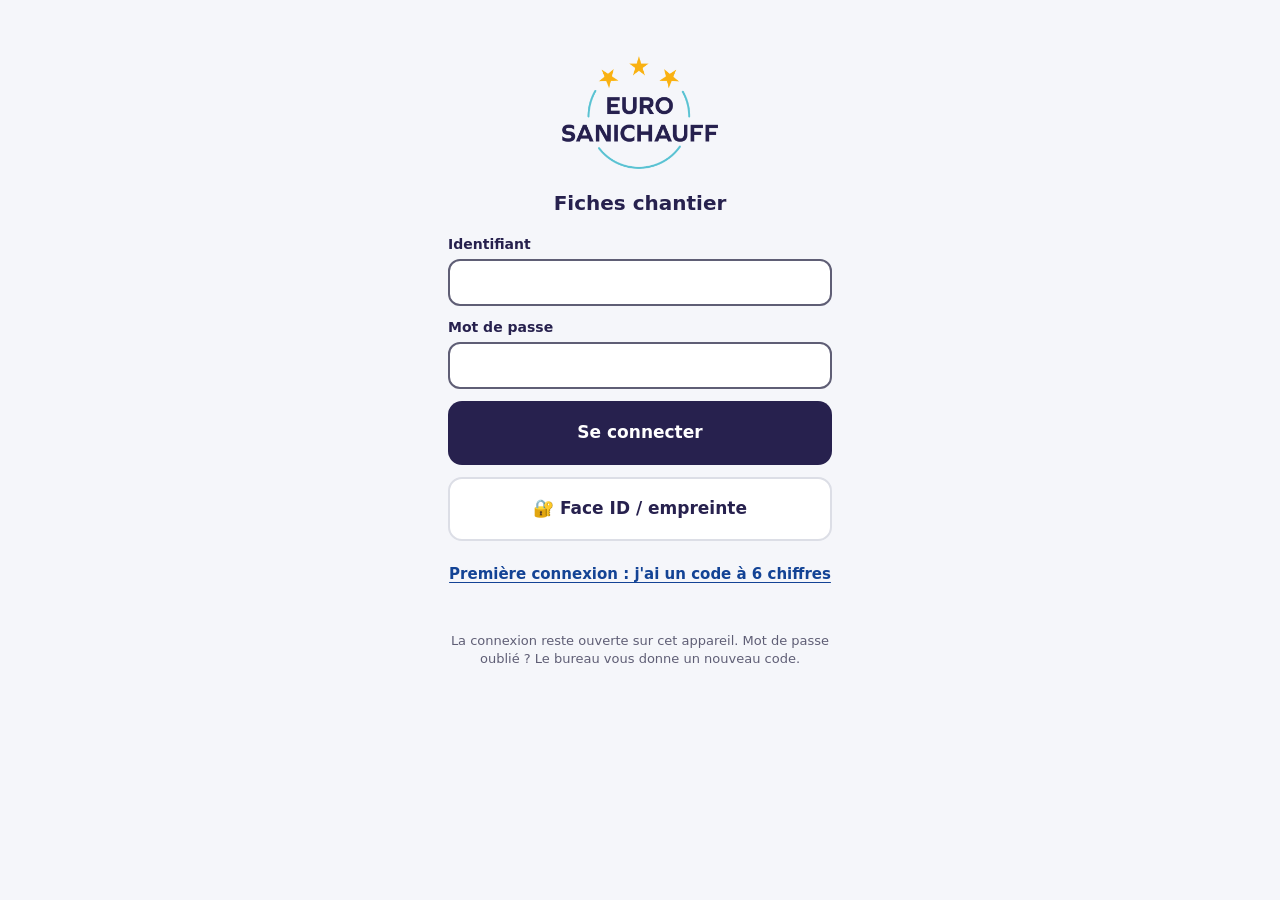
<file: index.html>
<!doctype html>
<html lang="fr"><head><meta charset="utf-8"><meta name="viewport" content="width=device-width,initial-scale=1">
<title>Fiches chantier – Euro Sanichauff</title><meta http-equiv="refresh" content="0; url=appli-v2/">
<script>location.replace('appli-v2/' + location.search);</script></head>
<body><p><a href="appli-v2/">Ouvrir l'application Fiches chantier</a></p></body></html>
</file>
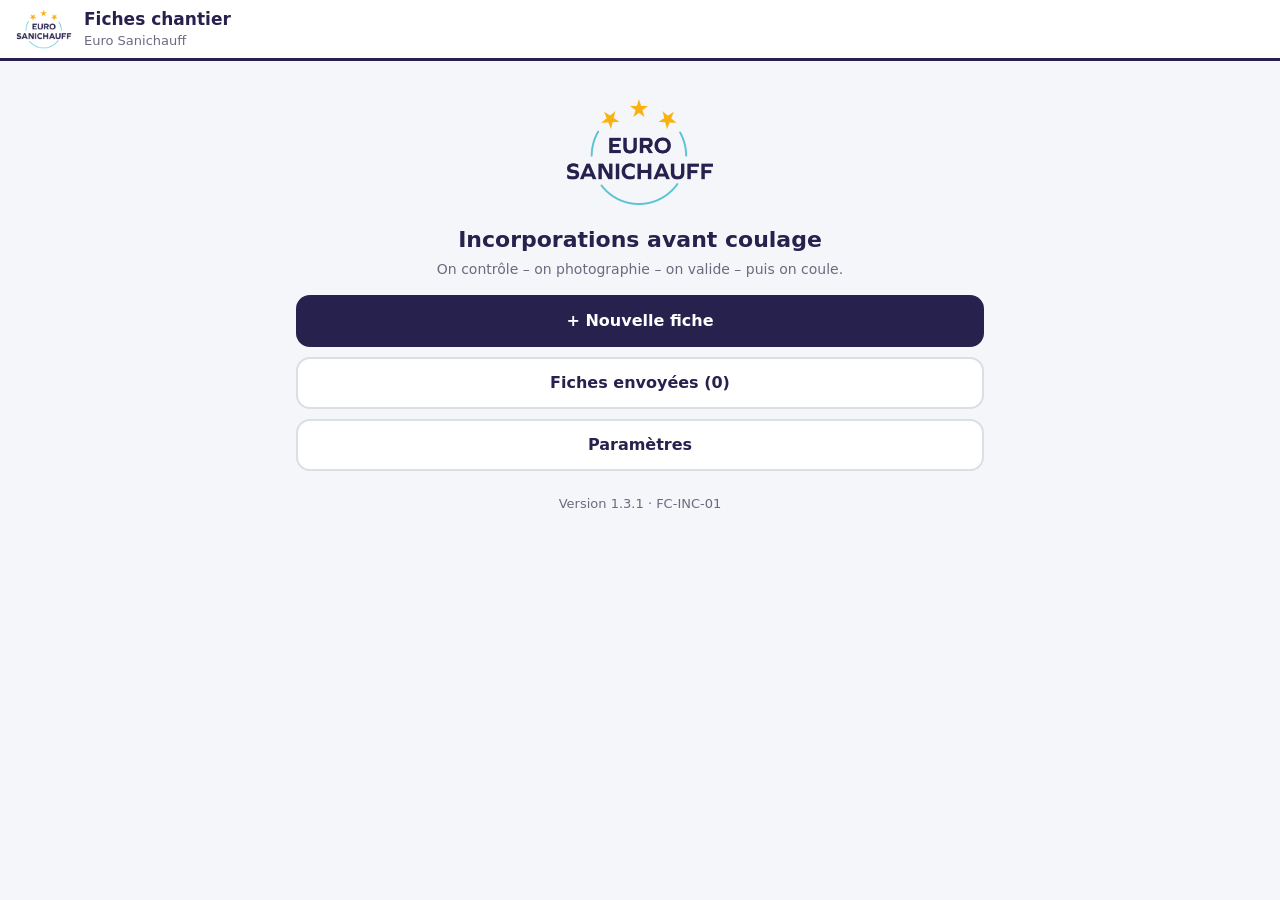
<file: ancienne-version/index.html>
<!doctype html>
<html lang="fr">
<head>
  <meta charset="utf-8">
  <meta name="viewport" content="width=device-width, initial-scale=1, viewport-fit=cover">
  <title>Fiches chantier</title>
  <meta name="description" content="Euro Sanichauff – fiche de vérification des incorporations avant coulage béton.">
  <meta name="theme-color" content="#27214E">
  <meta http-equiv="Content-Security-Policy" content="default-src 'self'; script-src 'self'; style-src 'self' 'unsafe-inline'; img-src 'self' data: blob: http://127.0.0.1:54321 https://*.supabase.co; connect-src 'self' http://127.0.0.1:54321 https://*.supabase.co https://script.google.com https://script.googleusercontent.com; frame-src http://127.0.0.1:54321 https://*.supabase.co; worker-src 'self'; manifest-src 'self'; object-src 'none'; base-uri 'none'; form-action 'self'">
  <meta name="referrer" content="no-referrer">
  <meta name="apple-mobile-web-app-capable" content="yes">
  <meta name="mobile-web-app-capable" content="yes">
  <meta name="apple-mobile-web-app-status-bar-style" content="default">
  <meta name="apple-mobile-web-app-title" content="Fiches chantier">
  <link rel="manifest" href="manifest.webmanifest">
  <link rel="icon" href="icons/icon-192.png">
  <link rel="apple-touch-icon" href="icons/apple-touch-icon.png">
  <link rel="stylesheet" href="css/app.css">
</head>
<body>
  <header class="topbar">
    <button class="topbar__home" id="btnHome" aria-label="Accueil"><img src="icons/logo.png" alt="Euro Sanichauff"></button>
    <div class="topbar__title">
      <strong id="topTitle">Fiches chantier</strong>
      <span id="topSub">Incorporations avant coulage</span>
    </div>
  </header>
  <div class="progress" id="progress" hidden><div class="progress__bar" id="progressBar"></div></div>
  <main id="view" class="view" tabindex="-1"></main>
  <footer class="nav" id="nav" hidden>
    <button class="btn btn--ghost" id="btnBack">Retour</button>
    <button class="btn btn--primary" id="btnNext">Suivant</button>
  </footer>
  <div class="toast" id="toast" role="status" aria-live="polite"></div>
  <script src="js/vendor/exceljs.min.js"></script>
  <script src="js/fiche-xlsx.js"></script>
  <script src="js/vendor/supabase.js"></script>
  <script src="js/vendor/idb-keyval.js"></script>
  <script src="js/config.js"></script>
  <script src="js/cloud.js"></script>
  <script src="js/plateforme.js"></script>
  <script src="js/app.js"></script>
</body>
</html>
</file>
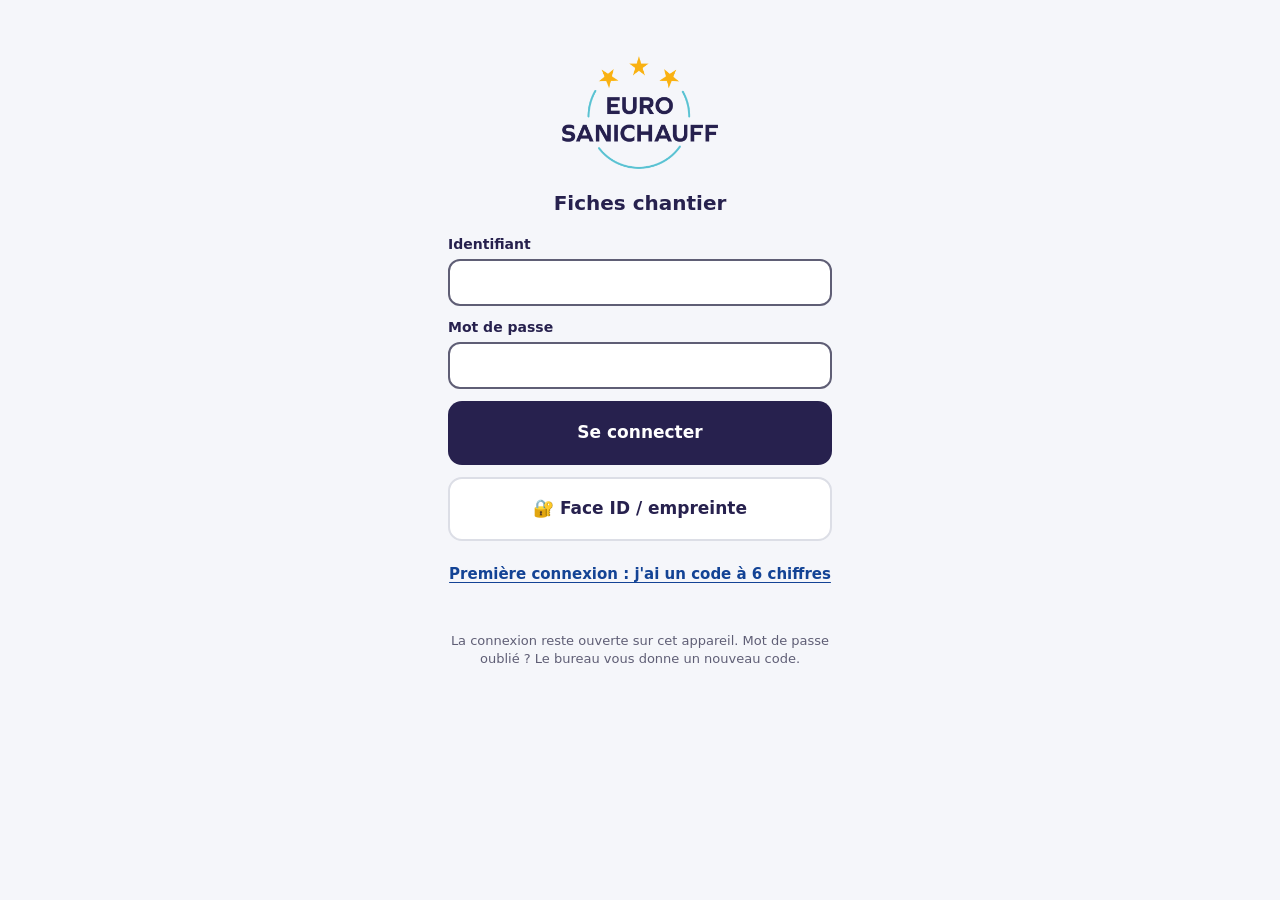
<file: appli-v2-test/index.html>
<!doctype html>
<html lang="fr">
<head>
  <meta charset="utf-8">
  <meta name="version-appli" content="fiches-v2-retrait-1-202610232241">
  <meta name="viewport" content="width=device-width, initial-scale=1, maximum-scale=1, user-scalable=no, viewport-fit=cover">
  <title>Fiches chantier</title>
  <meta name="description" content="Euro Sanichauff – fiche de vérification des incorporations avant coulage béton (V2).">
  <meta name="theme-color" content="#27214E">
  <meta http-equiv="Content-Security-Policy" content="default-src 'self'; script-src 'self'; style-src 'self' 'unsafe-inline'; img-src 'self' data: blob: https://hwcvleonfmybxudeymal.supabase.co https://xyfnbdkikkhtbixdekxt.supabase.co; connect-src 'self' https://hwcvleonfmybxudeymal.supabase.co https://xyfnbdkikkhtbixdekxt.supabase.co; frame-src https://hwcvleonfmybxudeymal.supabase.co https://xyfnbdkikkhtbixdekxt.supabase.co; worker-src 'self'; manifest-src 'self'; object-src 'none'; base-uri 'none'; form-action 'self'">
  <meta name="referrer" content="no-referrer">
  <meta name="apple-mobile-web-app-capable" content="yes">
  <meta name="mobile-web-app-capable" content="yes">
  <meta name="apple-mobile-web-app-status-bar-style" content="default">
  <meta name="apple-mobile-web-app-title" content="Fiches chantier">
  <link rel="manifest" href="manifest.webmanifest">
  <link rel="icon" href="icons/icon-192.png">
  <link rel="apple-touch-icon" href="icons/apple-touch-icon.png">
  <link rel="stylesheet" href="css/app.css?v=fiches-v2-retrait-1-202610232241">
</head>
<body>
  <div id="appli"></div>
  <div id="toast" role="status" aria-live="polite" aria-atomic="true"></div>
  <!-- bibliothèques -->
  <script src="js/vendor/exceljs.min.js?v=fiches-v2-retrait-1-202610232241"></script>
  <script src="js/vendor/supabase.js?v=fiches-v2-retrait-1-202610232241"></script>
  <script src="js/vendor/idb-keyval.js?v=fiches-v2-retrait-1-202610232241"></script>
  <script src="js/vendor/qrcode.js?v=fiches-v2-retrait-1-202610232241"></script>
  <!-- configuration et serveur -->
  <script src="js/config.js?v=fiches-v2-retrait-1-202610232241"></script>
  <script src="js/donnees/serveur.js?v=fiches-v2-retrait-1-202610232241"></script>
  <script src="js/excel/fiche-xlsx.js?v=fiches-v2-retrait-1-202610232241"></script>
  <!-- appli V2 -->
  <script src="js/commun/outils.js?v=fiches-v2-retrait-1-202610232241"></script>
  <script src="js/commun/glisser.js?v=fiches-v2-retrait-1-202610232241"></script>
  <script src="js/fiche/gabarit.js?v=fiches-v2-retrait-1-202610232241"></script>
  <script src="js/fiche/brouillon.js?v=fiches-v2-retrait-1-202610232241"></script>
  <script src="js/fiche/photos.js?v=fiches-v2-retrait-1-202610232241"></script>
  <script src="js/fiche/signature.js?v=fiches-v2-retrait-1-202610232241"></script>
  <script src="js/fiche/assistant.js?v=fiches-v2-retrait-1-202610232241"></script>
  <script src="js/ecrans/connexion.js?v=fiches-v2-retrait-1-202610232241"></script>
  <script src="js/ecrans/conditions.js?v=fiches-v2-retrait-1-202610232241"></script>
  <script src="js/ecrans/installation.js?v=fiches-v2-retrait-1-202610232241"></script>
  <script src="js/ecrans/accueil.js?v=fiches-v2-retrait-1-202610232241"></script>
  <script src="js/reseau/reception.js?v=fiches-v2-retrait-1-202610232241"></script>
  <script src="js/reseau/programmation.js?v=fiches-v2-retrait-1-202610232241"></script>
  <script src="js/reseau/notifications.js?v=fiches-v2-retrait-1-202610232241"></script>
  <script src="js/ecrans/onglets.js?v=fiches-v2-retrait-1-202610232241"></script>
  <script src="js/tableau-de-bord/tableau.js?v=fiches-v2-retrait-1-202610232241"></script>
  <script src="js/registre/registre.js?v=fiches-v2-retrait-1-202610232241"></script>
  <script src="js/registre/personnes.js?v=fiches-v2-retrait-1-202610232241"></script>
  <script src="js/registre/alobees.js?v=fiches-v2-retrait-1-202610232241"></script>
  <script src="js/registre/import-structure.js?v=fiches-v2-retrait-1-202610232241"></script>
  <script src="js/app.js?v=fiches-v2-retrait-1-202610232241"></script>
</body>
</html>
</file>
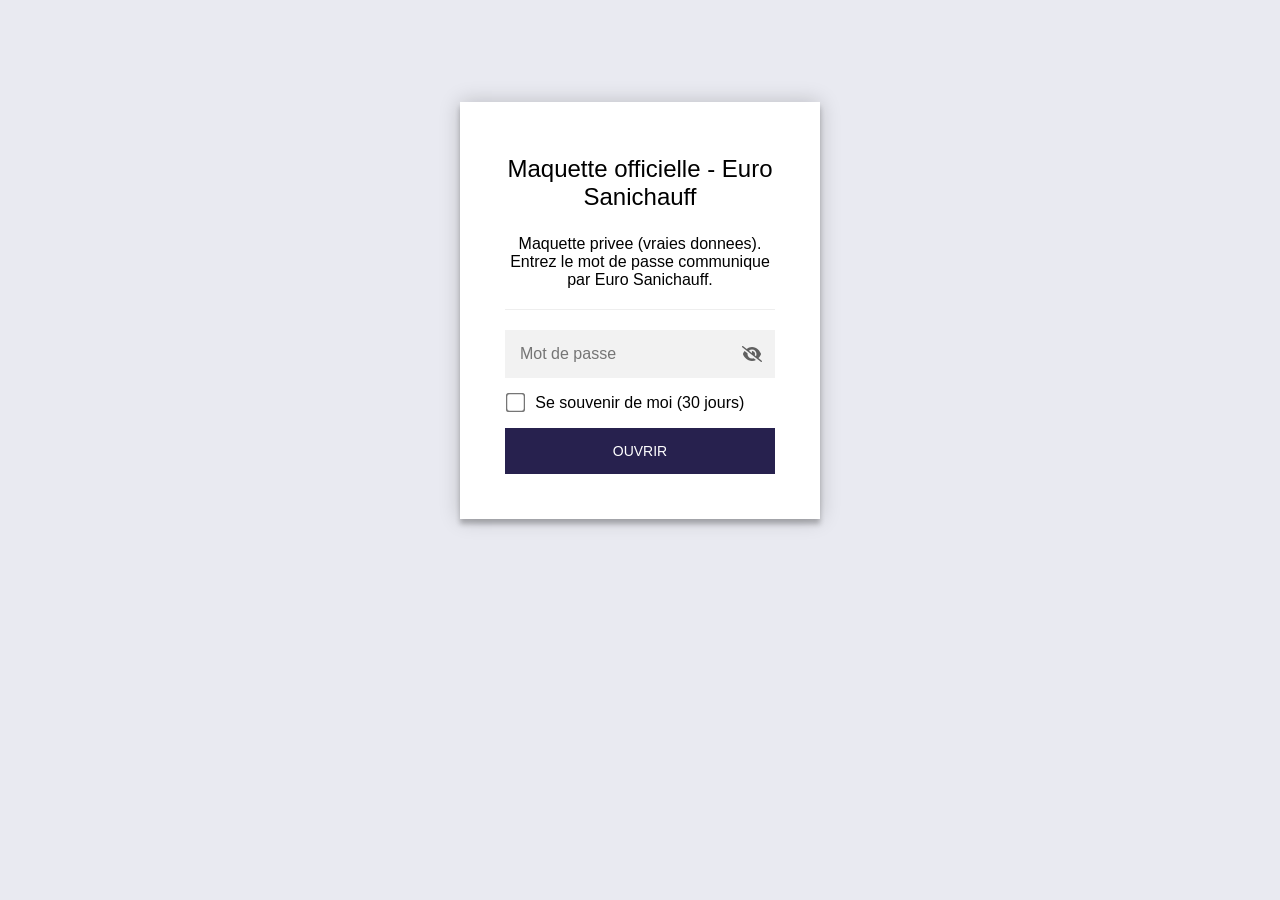
<file: maquette-officielle/index.html>
<!DOCTYPE html>
<html class="staticrypt-html">
    <head>
        <meta charset="utf-8" />
        <title>Maquette officielle - Euro Sanichauff</title>
        <meta name="viewport" content="width=device-width, initial-scale=1" />

        <!-- do not cache this page -->
        <meta http-equiv="cache-control" content="max-age=0" />
        <meta http-equiv="cache-control" content="no-cache" />
        <meta http-equiv="expires" content="0" />
        <meta http-equiv="expires" content="Tue, 01 Jan 1980 1:00:00 GMT" />
        <meta http-equiv="pragma" content="no-cache" />

        <style>
            .staticrypt-hr {
                margin-top: 20px;
                margin-bottom: 20px;
                border: 0;
                border-top: 1px solid #eee;
            }

            .staticrypt-page {
                width: 360px;
                padding: 8% 0 0;
                margin: auto;
                box-sizing: border-box;
            }

            .staticrypt-form {
                position: relative;
                z-index: 1;
                background: #ffffff;
                max-width: 360px;
                margin: 0 auto 100px;
                padding: 45px;
                text-align: center;
                box-shadow: 0 0 20px 0 rgba(0, 0, 0, 0.2), 0 5px 5px 0 rgba(0, 0, 0, 0.24);
            }

            .staticrypt-form input[type="password"],
            input[type="text"] {
                background: inherit;
                border: 0;
                box-sizing: border-box; /* This ensures padding is included in the total width */
                font-size: 14px;
                outline: 0;
                padding: 15px 30px 15px 15px; /* Adjust the padding to ensure there is space for the icon */
                width: 100%;
            }

            .staticrypt-password-container {
                position: relative;
                outline: 0;
                background: #f2f2f2;
                width: 100%;
                border: 0;
                margin: 0 0 15px;
                box-sizing: border-box;
            }

            .staticrypt-toggle-password-visibility {
                cursor: pointer;
                height: 20px;
                opacity: 60%;
                padding: 13px;
                position: absolute;
                right: 0;
                top: 50%;
                transform: translateY(-50%);
                width: 20px;
            }

            .staticrypt-form .staticrypt-decrypt-button {
                text-transform: uppercase;
                outline: 0;
                background: #27214E;
                width: 100%;
                border: 0;
                padding: 15px;
                color: #ffffff;
                font-size: 14px;
                cursor: pointer;
            }

            .staticrypt-form .staticrypt-decrypt-button:hover,
            .staticrypt-form .staticrypt-decrypt-button:active,
            .staticrypt-form .staticrypt-decrypt-button:focus {
                background: #27214E;
                filter: brightness(92%);
            }

            .staticrypt-html {
                height: 100%;
            }

            .staticrypt-body {
                height: 100%;
                margin: 0;
            }

            .staticrypt-content {
                height: 100%;
                margin-bottom: 1em;
                background: #E9EAF1;
                font-family: "Arial", sans-serif;
                -webkit-font-smoothing: antialiased;
                -moz-osx-font-smoothing: grayscale;
            }

            .staticrypt-instructions {
                margin-top: -1em;
                margin-bottom: 1em;
            }

            .staticrypt-title {
                font-size: 1.5em;
            }

            label.staticrypt-remember {
                display: flex;
                align-items: center;
                margin-bottom: 1em;
            }

            .staticrypt-remember input[type="checkbox"] {
                transform: scale(1.5);
                margin-right: 1em;
            }

            .hidden {
                display: none !important;
            }

            .staticrypt-spinner-container {
                height: 100%;
                display: flex;
                align-items: center;
                justify-content: center;
            }

            .staticrypt-spinner {
                display: inline-block;
                width: 2rem;
                height: 2rem;
                vertical-align: text-bottom;
                border: 0.25em solid gray;
                border-right-color: transparent;
                border-radius: 50%;
                -webkit-animation: spinner-border 0.75s linear infinite;
                animation: spinner-border 0.75s linear infinite;
                animation-duration: 0.75s;
                animation-timing-function: linear;
                animation-delay: 0s;
                animation-iteration-count: infinite;
                animation-direction: normal;
                animation-fill-mode: none;
                animation-play-state: running;
                animation-name: spinner-border;
            }

            @keyframes spinner-border {
                100% {
                    transform: rotate(360deg);
                }
            }

            @media screen and (-webkit-min-device-pixel-ratio: 0) {
                .staticrypt-form input[type="password"],
                input[type="text"] {
                    font-size: 16px;
                }
            }
        </style>
    </head>

    <body class="staticrypt-body">
        <div id="staticrypt_loading" class="staticrypt-spinner-container">
            <div class="staticrypt-spinner"></div>
        </div>

        <div id="staticrypt_content" class="staticrypt-content hidden">
            <div class="staticrypt-page">
                <div class="staticrypt-form">
                    <div class="staticrypt-instructions">
                        <p class="staticrypt-title">Maquette officielle - Euro Sanichauff</p>
                        <p>Maquette privee (vraies donnees). Entrez le mot de passe communique par Euro Sanichauff.</p>
                    </div>

                    <hr class="staticrypt-hr" />

                    <form id="staticrypt-form" action="#" method="post">
                        <div class="staticrypt-password-container">
                            <input
                                id="staticrypt-password"
                                type="password"
                                name="password"
                                placeholder="Mot de passe"
                                autofocus
                            />

                            <img
                                class="staticrypt-toggle-password-visibility"
                                alt="Show password"
                                title="Show password"
                                src="[data-uri]"
                            />
                        </div>

                        <label id="staticrypt-remember-label" class="staticrypt-remember hidden">
                            <input id="staticrypt-remember" type="checkbox" name="remember" />
                            Se souvenir de moi (30 jours)
                        </label>

                        <input type="submit" class="staticrypt-decrypt-button" value="OUVRIR" />
                    </form>
                </div>
            </div>
        </div>

        <script>
            // these variables will be filled when generating the file - the template format is 'variable_name'
            const staticryptInitiator = ((function(){
  const exports = {};
  const cryptoEngine = ((function(){
  const exports = {};
  const { subtle } = crypto;

const IV_BITS = 16 * 8;
const HEX_BITS = 4;
const ENCRYPTION_ALGO = "AES-CBC";

/**
 * Translates between utf8 encoded hexadecimal strings
 * and Uint8Array bytes.
 */
const HexEncoder = {
    /**
     * hex string -> bytes
     * @param {string} hexString
     * @returns {Uint8Array}
     */
    parse: function (hexString) {
        if (hexString.length % 2 !== 0) throw "Invalid hexString";
        const arrayBuffer = new Uint8Array(hexString.length / 2);

        for (let i = 0; i < hexString.length; i += 2) {
            const byteValue = parseInt(hexString.substring(i, i + 2), 16);
            if (isNaN(byteValue)) {
                throw "Invalid hexString";
            }
            arrayBuffer[i / 2] = byteValue;
        }
        return arrayBuffer;
    },

    /**
     * bytes -> hex string
     * @param {Uint8Array} bytes
     * @returns {string}
     */
    stringify: function (bytes) {
        const hexBytes = [];

        for (let i = 0; i < bytes.length; ++i) {
            let byteString = bytes[i].toString(16);
            if (byteString.length < 2) {
                byteString = "0" + byteString;
            }
            hexBytes.push(byteString);
        }
        return hexBytes.join("");
    },
};

/**
 * Translates between utf8 strings and Uint8Array bytes.
 */
const UTF8Encoder = {
    parse: function (str) {
        return new TextEncoder().encode(str);
    },

    stringify: function (bytes) {
        return new TextDecoder().decode(bytes);
    },
};

/**
 * Salt and encrypt a msg with a password.
 */
async function encrypt(msg, hashedPassword) {
    // Must be 16 bytes, unpredictable, and preferably cryptographically random. However, it need not be secret.
    // https://developer.mozilla.org/en-US/docs/Web/API/SubtleCrypto/encrypt#parameters
    const iv = crypto.getRandomValues(new Uint8Array(IV_BITS / 8));

    const key = await subtle.importKey("raw", HexEncoder.parse(hashedPassword), ENCRYPTION_ALGO, false, ["encrypt"]);

    const encrypted = await subtle.encrypt(
        {
            name: ENCRYPTION_ALGO,
            iv: iv,
        },
        key,
        UTF8Encoder.parse(msg)
    );

    // iv will be 32 hex characters, we prepend it to the ciphertext for use in decryption
    return HexEncoder.stringify(iv) + HexEncoder.stringify(new Uint8Array(encrypted));
}
exports.encrypt = encrypt;

/**
 * Decrypt a salted msg using a password.
 *
 * @param {string} encryptedMsg
 * @param {string} hashedPassword
 * @returns {Promise<string>}
 */
async function decrypt(encryptedMsg, hashedPassword) {
    const ivLength = IV_BITS / HEX_BITS;
    const iv = HexEncoder.parse(encryptedMsg.substring(0, ivLength));
    const encrypted = encryptedMsg.substring(ivLength);

    const key = await subtle.importKey("raw", HexEncoder.parse(hashedPassword), ENCRYPTION_ALGO, false, ["decrypt"]);

    const outBuffer = await subtle.decrypt(
        {
            name: ENCRYPTION_ALGO,
            iv: iv,
        },
        key,
        HexEncoder.parse(encrypted)
    );

    return UTF8Encoder.stringify(new Uint8Array(outBuffer));
}
exports.decrypt = decrypt;

/**
 * Salt and hash the password so it can be stored in localStorage without opening a password reuse vulnerability.
 *
 * @param {string} password
 * @param {string} salt
 * @returns {Promise<string>}
 */
async function hashPassword(password, salt) {
    // we hash the password in multiple steps, each adding more iterations. This is because we used to allow less
    // iterations, so for backward compatibility reasons, we need to support going from that to more iterations.
    let hashedPassword = await hashLegacyRound(password, salt);

    hashedPassword = await hashSecondRound(hashedPassword, salt);

    return hashThirdRound(hashedPassword, salt);
}
exports.hashPassword = hashPassword;

/**
 * This hashes the password with 1k iterations. This is a low number, we need this function to support backwards
 * compatibility.
 *
 * @param {string} password
 * @param {string} salt
 * @returns {Promise<string>}
 */
function hashLegacyRound(password, salt) {
    return pbkdf2(password, salt, 1000, "SHA-1");
}
exports.hashLegacyRound = hashLegacyRound;

/**
 * Add a second round of iterations. This is because we used to use 1k, so for backwards compatibility with
 * remember-me/autodecrypt links, we need to support going from that to more iterations.
 *
 * @param hashedPassword
 * @param salt
 * @returns {Promise<string>}
 */
function hashSecondRound(hashedPassword, salt) {
    return pbkdf2(hashedPassword, salt, 14000, "SHA-256");
}
exports.hashSecondRound = hashSecondRound;

/**
 * Add a third round of iterations to bring total number to 600k. This is because we used to use 1k, then 15k, so for
 * backwards compatibility with remember-me/autodecrypt links, we need to support going from that to more iterations.
 *
 * @param hashedPassword
 * @param salt
 * @returns {Promise<string>}
 */
function hashThirdRound(hashedPassword, salt) {
    return pbkdf2(hashedPassword, salt, 585000, "SHA-256");
}
exports.hashThirdRound = hashThirdRound;

/**
 * Salt and hash the password so it can be stored in localStorage without opening a password reuse vulnerability.
 *
 * @param {string} password
 * @param {string} salt
 * @param {int} iterations
 * @param {string} hashAlgorithm
 * @returns {Promise<string>}
 */
async function pbkdf2(password, salt, iterations, hashAlgorithm) {
    const key = await subtle.importKey("raw", UTF8Encoder.parse(password), "PBKDF2", false, ["deriveBits"]);

    const keyBytes = await subtle.deriveBits(
        {
            name: "PBKDF2",
            hash: hashAlgorithm,
            iterations,
            salt: UTF8Encoder.parse(salt),
        },
        key,
        256
    );

    return HexEncoder.stringify(new Uint8Array(keyBytes));
}

function generateRandomSalt() {
    const bytes = crypto.getRandomValues(new Uint8Array(128 / 8));

    return HexEncoder.stringify(new Uint8Array(bytes));
}
exports.generateRandomSalt = generateRandomSalt;

async function signMessage(hashedPassword, message) {
    const key = await subtle.importKey(
        "raw",
        HexEncoder.parse(hashedPassword),
        {
            name: "HMAC",
            hash: "SHA-256",
        },
        false,
        ["sign"]
    );
    const signature = await subtle.sign("HMAC", key, UTF8Encoder.parse(message));

    return HexEncoder.stringify(new Uint8Array(signature));
}
exports.signMessage = signMessage;

function getRandomAlphanum() {
    const possibleCharacters = "abcdefghijklmnopqrstuvwxyzABCDEFGHIJKLMNOPQRSTUVWXYZ0123456789";

    let byteArray;
    let parsedInt;

    // Keep generating new random bytes until we get a value that falls
    // within a range that can be evenly divided by possibleCharacters.length
    do {
        byteArray = crypto.getRandomValues(new Uint8Array(1));
        // extract the lowest byte to get an int from 0 to 255 (probably unnecessary, since we're only generating 1 byte)
        parsedInt = byteArray[0] & 0xff;
    } while (parsedInt >= 256 - (256 % possibleCharacters.length));

    // Take the modulo of the parsed integer to get a random number between 0 and totalLength - 1
    const randomIndex = parsedInt % possibleCharacters.length;

    return possibleCharacters[randomIndex];
}

/**
 * Generate a random string of a given length.
 *
 * @param {int} length
 * @returns {string}
 */
function generateRandomString(length) {
    let randomString = "";

    for (let i = 0; i < length; i++) {
        randomString += getRandomAlphanum();
    }

    return randomString;
}
exports.generateRandomString = generateRandomString;

  return exports;
})());
const codec = ((function(){
  const exports = {};
  /**
 * Initialize the codec with the provided cryptoEngine - this return functions to encode and decode messages.
 *
 * @param cryptoEngine - the engine to use for encryption / decryption
 */
function init(cryptoEngine) {
    const exports = {};

    /**
     * Top-level function for encoding a message.
     * Includes password hashing, encryption, and signing.
     *
     * @param {string} msg
     * @param {string} password
     * @param {string} salt
     *
     * @returns {string} The encoded text
     */
    async function encode(msg, password, salt) {
        const hashedPassword = await cryptoEngine.hashPassword(password, salt);

        const encrypted = await cryptoEngine.encrypt(msg, hashedPassword);

        // we use the hashed password in the HMAC because this is effectively what will be used a password (so we can store
        // it in localStorage safely, we don't use the clear text password)
        const hmac = await cryptoEngine.signMessage(hashedPassword, encrypted);

        return hmac + encrypted;
    }
    exports.encode = encode;

    /**
     * Encode using a password that has already been hashed. This is useful to encode multiple messages in a row, that way
     * we don't need to hash the password multiple times.
     *
     * @param {string} msg
     * @param {string} hashedPassword
     *
     * @returns {string} The encoded text
     */
    async function encodeWithHashedPassword(msg, hashedPassword) {
        const encrypted = await cryptoEngine.encrypt(msg, hashedPassword);

        // we use the hashed password in the HMAC because this is effectively what will be used a password (so we can store
        // it in localStorage safely, we don't use the clear text password)
        const hmac = await cryptoEngine.signMessage(hashedPassword, encrypted);

        return hmac + encrypted;
    }
    exports.encodeWithHashedPassword = encodeWithHashedPassword;

    /**
     * Top-level function for decoding a message.
     * Includes signature check and decryption.
     *
     * @param {string} signedMsg
     * @param {string} hashedPassword
     * @param {string} salt
     * @param {int} backwardCompatibleAttempt
     * @param {string} originalPassword
     *
     * @returns {Object} {success: true, decoded: string} | {success: false, message: string}
     */
    async function decode(signedMsg, hashedPassword, salt, backwardCompatibleAttempt = 0, originalPassword = "") {
        const encryptedHMAC = signedMsg.substring(0, 64);
        const encryptedMsg = signedMsg.substring(64);
        const decryptedHMAC = await cryptoEngine.signMessage(hashedPassword, encryptedMsg);

        if (decryptedHMAC !== encryptedHMAC) {
            // we have been raising the number of iterations in the hashing algorithm multiple times, so to support the old
            // remember-me/autodecrypt links we need to try bringing the old hashes up to speed.
            originalPassword = originalPassword || hashedPassword;
            if (backwardCompatibleAttempt === 0) {
                const updatedHashedPassword = await cryptoEngine.hashThirdRound(originalPassword, salt);

                return decode(signedMsg, updatedHashedPassword, salt, backwardCompatibleAttempt + 1, originalPassword);
            }
            if (backwardCompatibleAttempt === 1) {
                let updatedHashedPassword = await cryptoEngine.hashSecondRound(originalPassword, salt);
                updatedHashedPassword = await cryptoEngine.hashThirdRound(updatedHashedPassword, salt);

                return decode(signedMsg, updatedHashedPassword, salt, backwardCompatibleAttempt + 1, originalPassword);
            }

            return { success: false, message: "Signature mismatch" };
        }

        return {
            success: true,
            decoded: await cryptoEngine.decrypt(encryptedMsg, hashedPassword),
        };
    }
    exports.decode = decode;

    return exports;
}
exports.init = init;

  return exports;
})());
const decode = codec.init(cryptoEngine).decode;

/**
 * Initialize the staticrypt module, that exposes functions callbable by the password_template.
 *
 * @param {{
 *  staticryptEncryptedMsgUniqueVariableName: string,
 *  isRememberEnabled: boolean,
 *  rememberDurationInDays: number,
 *  staticryptSaltUniqueVariableName: string,
 * }} staticryptConfig - object of data that is stored on the password_template at encryption time.
 *
 * @param {{
 *  rememberExpirationKey: string,
 *  rememberPassphraseKey: string,
 *  replaceHtmlCallback: function,
 *  clearLocalStorageCallback: function,
 * }} templateConfig - object of data that can be configured by a custom password_template.
 */
function init(staticryptConfig, templateConfig) {
    const exports = {};

    /**
     * Decrypt our encrypted page, replace the whole HTML.
     *
     * @param {string} hashedPassword
     * @returns {Promise<boolean>}
     */
    async function decryptAndReplaceHtml(hashedPassword) {
        const { staticryptEncryptedMsgUniqueVariableName, staticryptSaltUniqueVariableName } = staticryptConfig;
        const { replaceHtmlCallback } = templateConfig;

        const result = await decode(
            staticryptEncryptedMsgUniqueVariableName,
            hashedPassword,
            staticryptSaltUniqueVariableName
        );
        if (!result.success) {
            return false;
        }
        const plainHTML = result.decoded;

        // if the user configured a callback call it, otherwise just replace the whole HTML
        if (typeof replaceHtmlCallback === "function") {
            replaceHtmlCallback(plainHTML);
        } else {
            document.write(plainHTML);
            document.close();
        }

        return true;
    }

    /**
     * Attempt to decrypt the page and replace the whole HTML.
     *
     * @param {string} password
     * @param {boolean} isRememberChecked
     *
     * @returns {Promise<{isSuccessful: boolean, hashedPassword?: string}>} - we return an object, so that if we want to
     *   expose more information in the future we can do it without breaking the password_template
     */
    async function handleDecryptionOfPage(password, isRememberChecked) {
        const { staticryptSaltUniqueVariableName } = staticryptConfig;

        // decrypt and replace the whole page
        const hashedPassword = await cryptoEngine.hashPassword(password, staticryptSaltUniqueVariableName);
        return handleDecryptionOfPageFromHash(hashedPassword, isRememberChecked);
    }
    exports.handleDecryptionOfPage = handleDecryptionOfPage;

    async function handleDecryptionOfPageFromHash(hashedPassword, isRememberChecked) {
        const { isRememberEnabled, rememberDurationInDays } = staticryptConfig;
        const { rememberExpirationKey, rememberPassphraseKey } = templateConfig;

        const isDecryptionSuccessful = await decryptAndReplaceHtml(hashedPassword);

        if (!isDecryptionSuccessful) {
            return {
                isSuccessful: false,
                hashedPassword,
            };
        }

        // remember the hashedPassword and set its expiration if necessary
        if (isRememberEnabled && isRememberChecked) {
            window.localStorage.setItem(rememberPassphraseKey, hashedPassword);

            // set the expiration if the duration isn't 0 (meaning no expiration)
            if (rememberDurationInDays > 0) {
                window.localStorage.setItem(
                    rememberExpirationKey,
                    (new Date().getTime() + rememberDurationInDays * 24 * 60 * 60 * 1000).toString()
                );
            }
        }

        return {
            isSuccessful: true,
            hashedPassword,
        };
    }
    exports.handleDecryptionOfPageFromHash = handleDecryptionOfPageFromHash;

    /**
     * Clear localstorage from staticrypt related values
     */
    function clearLocalStorage() {
        const { clearLocalStorageCallback, rememberExpirationKey, rememberPassphraseKey } = templateConfig;

        if (typeof clearLocalStorageCallback === "function") {
            clearLocalStorageCallback();
        } else {
            localStorage.removeItem(rememberPassphraseKey);
            localStorage.removeItem(rememberExpirationKey);
        }
    }

    async function handleDecryptOnLoad() {
        let isSuccessful = await decryptOnLoadFromUrl();

        if (!isSuccessful) {
            isSuccessful = await decryptOnLoadFromRememberMe();
        }

        return { isSuccessful };
    }
    exports.handleDecryptOnLoad = handleDecryptOnLoad;

    /**
     * Clear storage if we are logging out
     *
     * @returns {boolean} - whether we logged out
     */
    function logoutIfNeeded() {
        const logoutKey = "staticrypt_logout";

        // handle logout through query param
        const queryParams = new URLSearchParams(window.location.search);
        if (queryParams.has(logoutKey)) {
            clearLocalStorage();
            return true;
        }

        // handle logout through URL fragment
        const hash = window.location.hash.substring(1);
        if (hash.includes(logoutKey)) {
            clearLocalStorage();
            return true;
        }

        return false;
    }

    /**
     * To be called on load: check if we want to try to decrypt and replace the HTML with the decrypted content, and
     * try to do it if needed.
     *
     * @returns {Promise<boolean>} true if we derypted and replaced the whole page, false otherwise
     */
    async function decryptOnLoadFromRememberMe() {
        const { rememberDurationInDays } = staticryptConfig;
        const { rememberExpirationKey, rememberPassphraseKey } = templateConfig;

        // if we are login out, terminate
        if (logoutIfNeeded()) {
            return false;
        }

        // if there is expiration configured, check if we're not beyond the expiration
        if (rememberDurationInDays && rememberDurationInDays > 0) {
            const expiration = localStorage.getItem(rememberExpirationKey),
                isExpired = expiration && new Date().getTime() > parseInt(expiration);

            if (isExpired) {
                clearLocalStorage();
                return false;
            }
        }

        const hashedPassword = localStorage.getItem(rememberPassphraseKey);

        if (hashedPassword) {
            // try to decrypt
            const isDecryptionSuccessful = await decryptAndReplaceHtml(hashedPassword);

            // if the decryption is unsuccessful the password might be wrong - silently clear the saved data and let
            // the user fill the password form again
            if (!isDecryptionSuccessful) {
                clearLocalStorage();
                return false;
            }

            return true;
        }

        return false;
    }

    async function decryptOnLoadFromUrl() {
        const passwordKey = "staticrypt_pwd";
        const rememberMeKey = "remember_me";

        // try to get the password from the query param (for backward compatibility - we now want to avoid this method,
        // since it sends the hashed password to the server which isn't needed)
        const queryParams = new URLSearchParams(window.location.search);
        const hashedPasswordQuery = queryParams.get(passwordKey);
        const rememberMeQuery = queryParams.get(rememberMeKey);

        const urlFragment = window.location.hash.substring(1);
        // get the password from the url fragment
        const hashedPasswordRegexMatch = urlFragment.match(new RegExp(passwordKey + "=([^&]*)"));
        const hashedPasswordFragment = hashedPasswordRegexMatch ? hashedPasswordRegexMatch[1] : null;
        const rememberMeFragment = urlFragment.includes(rememberMeKey);

        const hashedPassword = hashedPasswordFragment || hashedPasswordQuery;
        const rememberMe = rememberMeFragment || rememberMeQuery;

        if (hashedPassword) {
            return handleDecryptionOfPageFromHash(hashedPassword, rememberMe);
        }

        return false;
    }

    return exports;
}
exports.init = init;

  return exports;
})());
            const templateError = "Mot de passe incorrect",
                templateToggleAltShow = "Show password",
                templateToggleAltHide = "Hide password",
                isRememberEnabled = true,
                staticryptConfig = {"staticryptEncryptedMsgUniqueVariableName":"[base64]","isRememberEnabled":true,"rememberDurationInDays":30,"staticryptSaltUniqueVariableName":"96893512b9e11eb5f118751d9cef2513"};

            // you can edit these values to customize some of the behavior of StatiCrypt
            const templateConfig = {
                rememberExpirationKey: "staticrypt_expiration",
                rememberPassphraseKey: "staticrypt_passphrase",
                replaceHtmlCallback: null,
                clearLocalStorageCallback: null,
            };

            // init the staticrypt engine
            const staticrypt = staticryptInitiator.init(staticryptConfig, templateConfig);

            // try to automatically decrypt on load if there is a saved password
            window.onload = async function () {
                const { isSuccessful } = await staticrypt.handleDecryptOnLoad();

                // if we didn't decrypt anything on load, show the password prompt. Otherwise the content has already been
                // replaced, no need to do anything
                if (!isSuccessful) {
                    // hide loading screen
                    document.getElementById("staticrypt_loading").classList.add("hidden");
                    document.getElementById("staticrypt_content").classList.remove("hidden");
                    document.getElementById("staticrypt-password").focus();

                    // show the remember me checkbox
                    if (isRememberEnabled) {
                        document.getElementById("staticrypt-remember-label").classList.remove("hidden");
                    }
                }
            };

            // toggle password visibility
            const toggleIcon = document.querySelector(".staticrypt-toggle-password-visibility");
            // these two icons are coming from FontAwesome
            const imgSrcEyeClosed =
                "[data-uri]";
            const imgSrcEyeOpened =
                "[data-uri]";
            toggleIcon.addEventListener("click", function () {
                const passwordInput = document.getElementById("staticrypt-password");
                if (passwordInput.type === "password") {
                    passwordInput.type = "text";
                    toggleIcon.src = imgSrcEyeOpened;
                    toggleIcon.alt = templateToggleAltHide;
                    toggleIcon.title = templateToggleAltHide;
                } else {
                    passwordInput.type = "password";
                    toggleIcon.src = imgSrcEyeClosed;
                    toggleIcon.alt = templateToggleAltShow;
                    toggleIcon.title = templateToggleAltShow;
                }
            });

            // handle password form submission
            document.getElementById("staticrypt-form").addEventListener("submit", async function (e) {
                e.preventDefault();

                const password = document.getElementById("staticrypt-password").value,
                    isRememberChecked = document.getElementById("staticrypt-remember").checked;

                const { isSuccessful } = await staticrypt.handleDecryptionOfPage(password, isRememberChecked);

                if (!isSuccessful) {
                    alert(templateError);
                }
            });
        </script>
    </body>
</html>
</file>
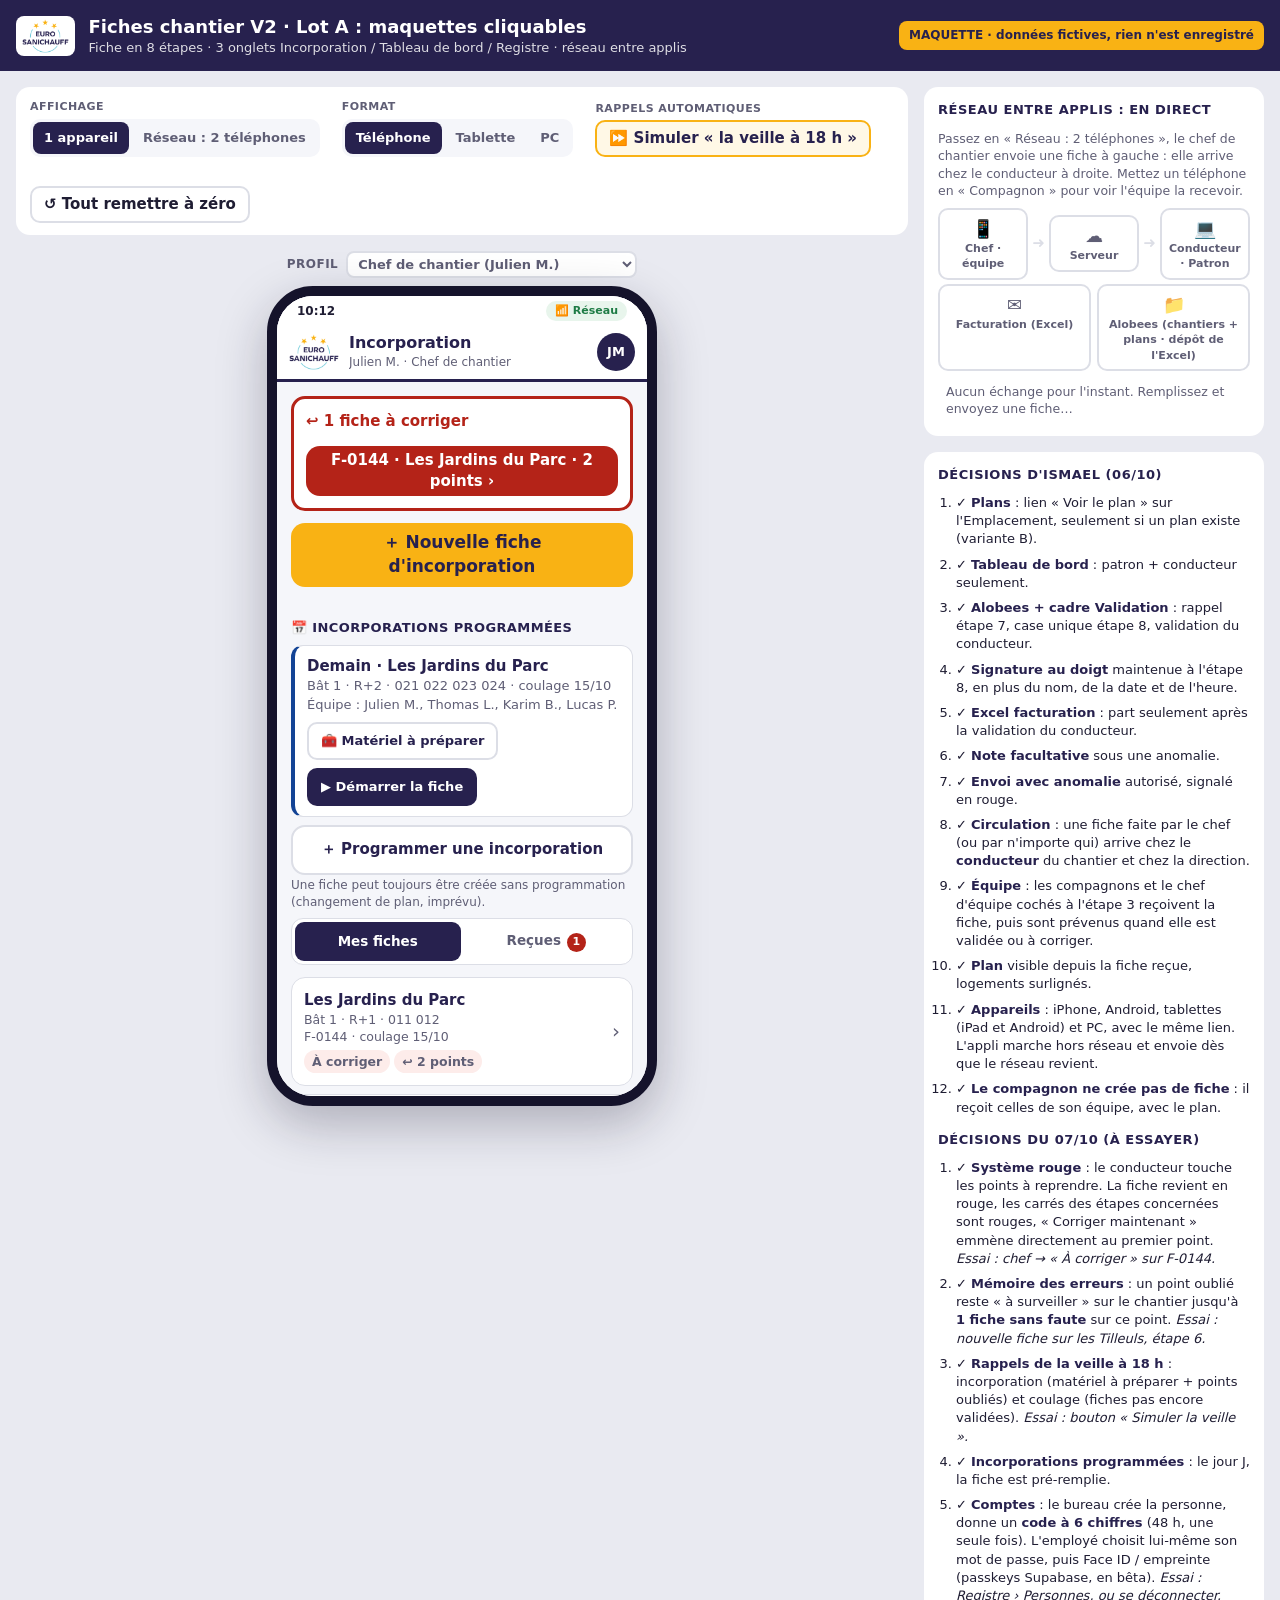
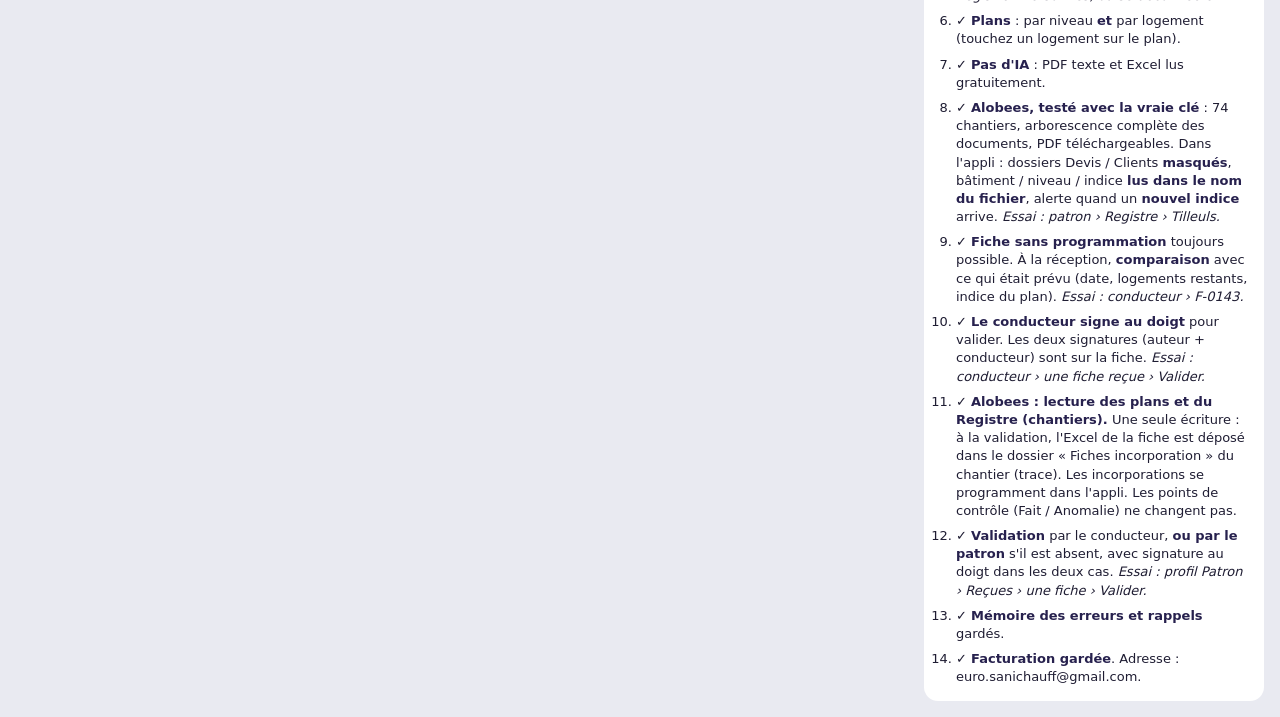
<file: maquettes-v2/index.html>
<!doctype html>
<html lang="fr">
<head>
<meta charset="utf-8">
<meta name="viewport" content="width=device-width, initial-scale=1">
<title>Maquettes V2 Fiches chantier</title>
<meta name="description" content="Lot A : maquettes cliquables de l'application Fiches chantier V2 (Euro Sanichauff). Données fictives, rien n'est enregistré.">
<style>
/* Charte Euro Sanichauff (LOGO_CARTE_VISITE.pdf p.2) + couleurs fonctionnelles de l'appli v1 */
:root {
  --navy: #27214E; --royal: #134395; --cyan: #5CC1D2; --gold: #F9B214;
  --ink: #1F1D33; --grey: #5F5E75; --line: #DCDEE6; --bg: #F5F6FA; --card: #FFFFFF;
  --ok: #1E7B45; --ok-bg: #E8F5EC; --ko: #B42318; --ko-bg: #FDECEA;
  --blue: #1D5FD1; --blue-bg: #E7EFFC; --yel: #8A5A00; --yel-bg: #FFF4D6; --off: #8B8A9C; --off-bg: #ECEDF2;
  --radius: 14px;
  --font: "Century Gothic", "Futura", "Avenir Next", "Segoe UI", system-ui, -apple-system, sans-serif;
  color-scheme: light;
}
* { box-sizing: border-box; -webkit-tap-highlight-color: transparent; }
[hidden] { display: none !important; }
html, body { margin: 0; }
body { font-family: var(--font); color: var(--ink); background: #E9EAF1; font-size: 15px; line-height: 1.4; }
button, input, select, textarea { font: inherit; color: inherit; }
button { cursor: pointer; }
:focus-visible { outline: 3px solid var(--cyan); outline-offset: 2px; }

/* ---------- page de présentation (hors téléphone) ---------- */
.deck-head { background: var(--navy); color: #fff; padding: 14px 16px; }
.deck-head__in { max-width: 1480px; margin: 0 auto; display: flex; gap: 14px; align-items: center; flex-wrap: wrap; }
.deck-head img { height: 40px; background: #fff; border-radius: 8px; padding: 3px 6px; }
.deck-head h1 { font-size: 18px; margin: 0; }
.deck-head p { margin: 0; font-size: 13px; opacity: .85; }
.mock-flag { margin-left: auto; background: var(--gold); color: var(--navy); font-weight: 700; font-size: 12px; padding: 6px 10px; border-radius: 8px; }
.deck { max-width: 1480px; margin: 0 auto; padding: 16px; display: grid; grid-template-columns: minmax(0, 1fr) 340px; gap: 16px; align-items: start; }
@media (max-width: 1100px) { .deck { grid-template-columns: minmax(0, 1fr); } }
.controls { background: #fff; border-radius: var(--radius); padding: 12px 14px; display: flex; flex-wrap: wrap; gap: 10px 22px; align-items: flex-end; margin-bottom: 16px; }
.ctl { display: flex; flex-direction: column; gap: 4px; }
.ctl > span { font-size: 11px; font-weight: 700; text-transform: uppercase; letter-spacing: .04em; color: var(--grey); }
.seg { display: inline-flex; background: var(--bg); border-radius: 10px; padding: 3px; gap: 3px; flex-wrap: wrap; }
.seg button { border: 0; background: none; padding: 7px 11px; border-radius: 8px; font-weight: 700; font-size: 13px; color: var(--grey); }
.seg button[aria-pressed="true"] { background: var(--navy); color: #fff; }
.ctl select { border: 2px solid var(--line); border-radius: 10px; padding: 6px 8px; font-weight: 700; background: #fff; }
.reset { border: 2px solid var(--line); background: #fff; border-radius: 10px; padding: 6px 12px; font-weight: 700; }
.stage { display: flex; gap: 24px; justify-content: center; flex-wrap: wrap; align-items: flex-start; }
.stage__col { display: flex; flex-direction: column; align-items: center; gap: 8px; }
.stage__lbl { font-size: 12px; font-weight: 700; color: var(--grey); text-transform: uppercase; letter-spacing: .04em; display: flex; gap: 8px; align-items: center; }
.stage__lbl select { border: 2px solid var(--line); border-radius: 8px; padding: 3px 6px; font-weight: 700; background: #fff; font-size: 13px; text-transform: none; letter-spacing: 0; }
.side { display: flex; flex-direction: column; gap: 16px; }
.panel { background: #fff; border-radius: var(--radius); padding: 14px; }
.panel h2 { font-size: 13px; text-transform: uppercase; letter-spacing: .04em; color: var(--navy); margin: 0 0 10px; }
.flow { display: grid; grid-template-columns: 1fr auto 1fr auto 1fr; align-items: center; gap: 4px; margin-bottom: 8px; }
.flow__n { border: 2px solid var(--line); border-radius: 10px; padding: 6px 4px; text-align: center; font-size: 11px; font-weight: 700; color: var(--grey); transition: all .25s; }
.flow__n b { display: block; font-size: 18px; }
.flow__n.on { border-color: var(--cyan); background: #E6F7FA; color: var(--navy); }
.flow__a { color: var(--line); font-weight: 700; transition: color .25s; }
.flow__a.on { color: var(--cyan); }
.flow__mail { grid-column: 1 / -1; display: flex; justify-content: center; }
.journal { list-style: none; margin: 0; padding: 0; max-height: 360px; overflow: auto; display: flex; flex-direction: column-reverse; gap: 6px; }
.journal li { font-size: 12.5px; border-left: 3px solid var(--line); padding: 4px 8px; background: var(--bg); border-radius: 0 8px 8px 0; }
.journal li b { color: var(--navy); }
.journal li time { color: var(--grey); font-size: 11px; margin-right: 6px; }
.journal li.t-notif { border-left-color: var(--gold); }
.journal li.t-ok { border-left-color: var(--ok); }
.journal li.t-ko { border-left-color: var(--ko); }
.journal li.t-mail { border-left-color: var(--royal); }
.journal__empty { color: var(--grey); font-size: 13px; }
.todo { margin: 0; padding-left: 18px; font-size: 13px; display: flex; flex-direction: column; gap: 7px; }
.todo b { color: var(--navy); }
.hint-side { font-size: 12.5px; color: var(--grey); margin: 0 0 8px; }

/* ---------- cadre téléphone / PC ---------- */
.phone { width: 390px; height: 820px; border: 10px solid #15132B; border-radius: 46px; background: #fff; position: relative; overflow: hidden; box-shadow: 0 18px 50px rgba(21, 19, 43, .28); container-type: inline-size; container-name: app; }
.phone.pc { width: min(1060px, calc(100vw - 32px)); height: 760px; border-radius: 14px; border-width: 8px; }
@media (max-width: 460px) {
  .phone { width: calc(100vw - 16px); height: 86vh; min-height: 640px; border-width: 6px; border-radius: 26px; }
  .deck { padding: 8px; }
}
.app { position: absolute; inset: 0; display: flex; flex-direction: column; background: var(--bg); }
.sbar { height: 30px; flex: none; display: flex; align-items: center; justify-content: space-between; padding: 0 20px; font-size: 12px; font-weight: 700; background: #fff; }
.phone.pc .sbar { padding: 0 12px; }
.phone.tab { width: min(820px, calc(100vw - 32px)); height: 900px; border-width: 14px; border-radius: 34px; }
.phone.tab .sbar { padding: 0 16px; }
.net { border: 0; border-radius: 99px; padding: 2px 9px; font-size: 11px; font-weight: 700; background: var(--ok-bg); color: var(--ok); }
.net.off { background: var(--ko-bg); color: var(--ko); }
.top { flex: none; display: flex; align-items: center; gap: 10px; padding: 6px 12px 8px; background: #fff; border-bottom: 3px solid var(--navy); }
.top__logo { width: 50px; height: 36px; object-fit: contain; flex: none; }
.top__back { width: 40px; height: 40px; border: 0; border-radius: 10px; background: var(--bg); font-size: 20px; font-weight: 700; color: var(--navy); flex: none; }
.top__t { min-width: 0; flex: 1; }
.top__t strong { display: block; color: var(--navy); font-size: 16px; white-space: nowrap; overflow: hidden; text-overflow: ellipsis; }
.top__t span { display: block; color: var(--grey); font-size: 12px; white-space: nowrap; overflow: hidden; text-overflow: ellipsis; }
.avatar { width: 38px; height: 38px; border-radius: 50%; border: 0; background: var(--navy); color: #fff; font-weight: 700; font-size: 13px; flex: none; }
.main { flex: 1; overflow: auto; padding: 14px 14px 24px; }
.main__in { max-width: 760px; margin: 0 auto; }
.foot { flex: none; background: #fff; border-top: 1px solid var(--line); padding: 10px 12px 12px; }
.foot__row { display: flex; gap: 10px; max-width: 760px; margin: 0 auto; }
.foot__row .btn { flex: 1; }
.foot__hint { font-size: 12.5px; color: var(--ko); text-align: center; margin: 0 auto 8px; max-width: 760px; font-weight: 700; }
.tabs { flex: none; display: flex; background: #fff; border-top: 1px solid var(--line); padding: 4px 4px 10px; }
.tabs button { flex: 1; border: 0; background: none; display: flex; flex-direction: column; align-items: center; gap: 2px; padding: 6px 2px; font-size: 11.5px; font-weight: 700; color: var(--grey); position: relative; border-radius: 10px; }
.tabs button svg { width: 24px; height: 24px; }
.tabs button[aria-current="page"] { color: var(--navy); background: #E6F7FA; }
.badge { position: absolute; top: 2px; left: calc(50% + 6px); min-width: 19px; height: 19px; border-radius: 99px; background: var(--ko); color: #fff; font-size: 11px; display: grid; place-items: center; padding: 0 5px; }
.badge--in { position: static; display: inline-grid; margin-left: 6px; }

/* ---------- éléments communs ---------- */
h3 { font-size: 13px; color: var(--navy); margin: 18px 0 8px; text-transform: uppercase; letter-spacing: .03em; }
h3:first-child { margin-top: 2px; }
.lead { color: var(--grey); margin: 0 0 12px; font-size: 13.5px; }
.btn { min-height: 50px; border-radius: var(--radius); border: 2px solid transparent; padding: 0 16px; font-weight: 700; font-size: 15px; display: inline-flex; align-items: center; justify-content: center; gap: 8px; }
.btn[disabled] { opacity: .38; cursor: not-allowed; }
.btn--primary { background: var(--navy); color: #fff; }
.btn--gold { background: var(--gold); color: var(--navy); }
.btn--ok { background: var(--ok); color: #fff; }
.btn--ko { background: #fff; border-color: var(--ko); color: var(--ko); }
.btn--ghost { background: #fff; border-color: var(--line); color: var(--navy); }
.btn--big { width: 100%; min-height: 64px; font-size: 17px; }
.btn--sm { min-height: 38px; font-size: 13px; padding: 0 12px; border-radius: 10px; }
.btn--block { width: 100%; }
.card { background: var(--card); border-radius: var(--radius); padding: 12px; border: 1px solid var(--line); }
.list { display: flex; flex-direction: column; gap: 8px; }
.row-btn { width: 100%; text-align: left; background: #fff; border: 1px solid var(--line); border-radius: var(--radius); padding: 12px; display: flex; gap: 10px; align-items: center; }
.row-btn:hover { border-color: var(--cyan); }
.row-btn__main { flex: 1; min-width: 0; }
.row-btn__main strong { display: block; color: var(--navy); }
.row-btn__main span { display: block; font-size: 12.5px; color: var(--grey); }
.chev { color: var(--grey); font-size: 20px; }
.dot-new { width: 10px; height: 10px; border-radius: 50%; background: var(--ko); flex: none; }
.pill { display: inline-flex; align-items: center; gap: 4px; font-size: 11.5px; font-weight: 700; padding: 3px 8px; border-radius: 99px; white-space: nowrap; }
.p-attente { background: var(--off-bg); color: var(--ink); }
.p-envoyee { background: var(--blue-bg); color: var(--blue); }
.p-recue { background: var(--blue-bg); color: var(--blue); }
.p-validee { background: var(--ok-bg); color: var(--ok); }
.p-corriger { background: var(--ko-bg); color: var(--ko); }
.p-mem { background: var(--yel-bg); color: var(--yel); }
.p-brouillon { background: var(--yel-bg); color: var(--yel); }
.p-ko { background: var(--ko-bg); color: var(--ko); }
.chips { display: flex; flex-wrap: wrap; gap: 8px; }
.chip { min-height: 46px; min-width: 64px; padding: 0 14px; border-radius: 12px; border: 2px solid var(--line); background: #fff; font-weight: 700; color: var(--navy); }
.chip[aria-pressed="true"] { background: var(--navy); border-color: var(--navy); color: #fff; }
.chip[disabled] { opacity: .35; cursor: not-allowed; }
.field { margin-bottom: 14px; }
.field__l { display: flex; justify-content: space-between; align-items: baseline; font-weight: 700; color: var(--navy); margin-bottom: 6px; font-size: 14px; }
.field__l small { font-weight: 400; color: var(--grey); font-size: 12px; }
.seg-in { display: flex; background: #fff; border: 1px solid var(--line); border-radius: 12px; padding: 3px; gap: 3px; margin-bottom: 12px; }
.seg-in button { flex: 1; border: 0; background: none; padding: 9px 6px; border-radius: 9px; font-weight: 700; color: var(--grey); font-size: 13.5px; }
.seg-in button[aria-pressed="true"] { background: var(--navy); color: #fff; }
.alert { background: var(--ko-bg); color: var(--ko); border-radius: 12px; padding: 10px 12px; font-weight: 700; font-size: 13.5px; margin-bottom: 12px; }
.info { background: #E9EFFA; color: var(--royal); border-radius: 12px; padding: 10px 12px; font-size: 13.5px; margin-bottom: 12px; }
.muted { color: var(--grey); font-size: 13px; }
textarea, .inp { width: 100%; border: 2px solid var(--line); border-radius: 12px; padding: 10px; background: #fff; resize: vertical; }
.link { border: 0; background: none; color: var(--royal); font-weight: 700; padding: 6px 0; text-decoration: underline; text-underline-offset: 3px; }
.empty { text-align: center; color: var(--grey); padding: 18px 8px; font-size: 13.5px; }

/* étapes 1-8 */
.steps { flex: none; display: flex; gap: 5px; padding: 8px 12px; background: #fff; border-bottom: 1px solid var(--line); justify-content: center; }
.steps button { width: 36px; height: 36px; border-radius: 9px; border: 2px solid var(--line); background: #fff; font-weight: 700; color: var(--grey); font-size: 14px; flex: none; }
.steps button.done { background: var(--ok); border-color: var(--ok); color: #fff; }
.steps button[aria-current="step"] { border-color: var(--navy); box-shadow: 0 0 0 2px var(--navy); color: var(--navy); }
.steps button.done[aria-current="step"] { color: #fff; }
.steps button[disabled] { opacity: .45; cursor: not-allowed; }
.steps button span { display: none; }
@container app (min-width: 700px) {
  .steps { flex-wrap: wrap; }
  .steps button { width: auto; padding: 0 10px; }
  .steps button span { display: inline; margin-left: 4px; font-weight: 400; }
}

/* points Documents / Matériel / Contrôles */
.pt-head { display: flex; align-items: center; gap: 8px; margin-bottom: 10px; }
.counter { font-weight: 700; color: var(--navy); font-size: 15px; flex: 1; }
.counter small { display: block; font-weight: 400; font-size: 12px; color: var(--grey); }
.qbtn { width: 38px; height: 38px; border-radius: 50%; border: 2px solid var(--royal); background: #fff; color: var(--royal); font-weight: 700; font-size: 17px; flex: none; }
.pt { background: #fff; border: 1px solid var(--line); border-radius: 12px; padding: 10px; margin-bottom: 8px; }
.pt.is-ok { border-color: #9FD3B2; }
.pt.is-ko { border-color: var(--ko); background: #FFF8F7; }
.pt__l { font-size: 14px; margin-bottom: 8px; }
.pt__b { display: flex; gap: 8px; }
.pt__b button { flex: 1; min-height: 44px; border-radius: 10px; border: 2px solid var(--line); background: #fff; font-weight: 700; }
.pt__b .b-ok[aria-pressed="true"] { background: var(--ok); border-color: var(--ok); color: #fff; }
.pt__b .b-ko[aria-pressed="true"] { background: var(--ko); border-color: var(--ko); color: #fff; }
.pt textarea { margin-top: 8px; font-size: 13.5px; }

/* photos */
.ph-grid { display: grid; grid-template-columns: repeat(3, 1fr); gap: 8px; }
@container app (min-width: 700px) { .ph-grid { grid-template-columns: repeat(5, 1fr); } }
.ph { position: relative; aspect-ratio: 1; border-radius: 10px; overflow: hidden; background: var(--off-bg); display: grid; place-items: center; color: var(--grey); font-size: 11px; }
.ph img { width: 100%; height: 100%; object-fit: cover; }
.ph__kb { position: absolute; left: 4px; bottom: 4px; background: rgba(21, 19, 43, .75); color: #fff; font-size: 10px; padding: 1px 5px; border-radius: 6px; }
.ph__x { position: absolute; top: 4px; right: 4px; width: 28px; height: 28px; border-radius: 50%; border: 0; background: rgba(21, 19, 43, .75); color: #fff; font-weight: 700; }
.ph-btns { display: grid; grid-template-columns: 1fr 1fr; gap: 8px; margin-bottom: 12px; }
.ph-btns label { cursor: pointer; }
.ph-btns input { position: absolute; width: 1px; height: 1px; opacity: 0; }

/* envoi */
.recap { background: #fff; border: 1px solid var(--line); border-radius: var(--radius); padding: 12px; margin-bottom: 12px; }
.recap__big { font-size: 18px; font-weight: 700; color: var(--navy); }
.recap__ko { color: var(--ko); }
.redbox { border: 3px solid var(--ko); border-radius: var(--radius); background: #fff; padding: 12px; margin-bottom: 12px; }
.redbox h4 { margin: 0 0 8px; color: var(--ko); font-size: 15px; }
.redbox ul { margin: 0 0 12px; padding-left: 18px; font-size: 13.5px; display: flex; flex-direction: column; gap: 5px; }
.check { display: flex; gap: 10px; align-items: center; font-weight: 700; min-height: 48px; cursor: pointer; }
.check input { width: 26px; height: 26px; accent-color: var(--navy); flex: none; }
.redbox .check { background: var(--ko-bg); border-radius: 10px; padding: 8px 10px; color: var(--ko); }
.redbox .check input { accent-color: var(--ko); }
.sign { position: relative; height: 140px; background: #fff; border: 2px dashed var(--line); border-radius: 12px; }
.sign canvas { position: absolute; inset: 0; width: 100%; height: 100%; touch-action: none; cursor: crosshair; }
.sign__ph { position: absolute; inset: 0; display: grid; place-items: center; color: var(--off); font-weight: 700; pointer-events: none; }
.sign-img { display: block; max-width: 220px; height: 70px; object-fit: contain; background: #fff; border-bottom: 1px solid var(--line); }
.send-zone { display: flex; flex-direction: column; gap: 10px; }
.check--small { font-weight: 400; font-size: 13.5px; }
.check--small small { display: block; color: var(--grey); font-size: 12px; }

/* fiche / suivi */
.track { display: flex; gap: 0; margin: 6px 0 14px; }
.track__s { flex: 1; text-align: center; font-size: 11px; color: var(--grey); position: relative; padding-top: 26px; }
.track__s::before { content: ""; position: absolute; top: 4px; left: 50%; transform: translateX(-50%); width: 18px; height: 18px; border-radius: 50%; background: var(--off-bg); border: 2px solid var(--line); z-index: 1; }
.track__s::after { content: ""; position: absolute; top: 12px; left: -50%; width: 100%; height: 3px; background: var(--line); }
.track__s:first-child::after { display: none; }
.track__s.on { color: var(--navy); font-weight: 700; }
.track__s.on::before { background: var(--ok); border-color: var(--ok); }
.track__s.on::after { background: var(--ok); }
.track__s.warn::before { background: var(--gold); border-color: var(--gold); }
.kv { display: grid; grid-template-columns: auto 1fr; gap: 4px 12px; font-size: 13.5px; }
.kv dt { color: var(--grey); }
.kv dd { margin: 0; font-weight: 700; color: var(--navy); }
details.sec { background: #fff; border: 1px solid var(--line); border-radius: 12px; margin-bottom: 8px; }
details.sec summary { padding: 11px 12px; font-weight: 700; color: var(--navy); cursor: pointer; display: flex; justify-content: space-between; gap: 8px; }
details.sec ul { list-style: none; margin: 0; padding: 0 12px 10px; font-size: 13px; display: flex; flex-direction: column; gap: 5px; }
.r-ok { color: var(--ok); font-weight: 700; margin-right: 6px; }
.r-ko { color: var(--ko); font-weight: 700; margin-right: 6px; }
.actions { display: flex; flex-direction: column; gap: 8px; margin-top: 14px; }
.lock { background: var(--ok-bg); color: var(--ok); border-radius: 12px; padding: 10px 12px; font-weight: 700; font-size: 13.5px; }

/* tableau de bord */
.kpis { display: grid; grid-template-columns: 1fr 1fr; gap: 8px; margin-bottom: 14px; }
@container app (min-width: 700px) { .kpis { grid-template-columns: repeat(4, 1fr); } .tdb-grid { display: grid; grid-template-columns: 1fr 1fr; gap: 12px; } }
.kpi { background: #fff; border-radius: 12px; padding: 10px 12px; border: 1px solid var(--line); }
.kpi b { display: block; font-size: 22px; color: var(--navy); }
.kpi span { font-size: 12px; color: var(--grey); }
.kpi.warn b { color: var(--ko); }
.ch-card { width: 100%; text-align: left; background: #fff; border: 1px solid var(--line); border-radius: var(--radius); padding: 12px; margin-bottom: 10px; display: block; }
.ch-card:hover { border-color: var(--cyan); }
.ch-card__t { display: flex; justify-content: space-between; gap: 8px; font-weight: 700; color: var(--navy); }
.bar { height: 10px; background: var(--off-bg); border-radius: 99px; overflow: hidden; margin: 8px 0; display: flex; }
.bar i { display: block; height: 100%; }
.ch-card__m { font-size: 12.5px; color: var(--grey); display: flex; flex-wrap: wrap; gap: 6px; align-items: center; }
.legend { display: flex; flex-wrap: wrap; gap: 6px 12px; font-size: 12px; margin-bottom: 12px; }
.legend span { display: inline-flex; align-items: center; gap: 5px; }
.sw { width: 14px; height: 14px; border-radius: 4px; display: inline-block; }
.bat { background: #fff; border: 1px solid var(--line); border-radius: var(--radius); padding: 10px; margin-bottom: 12px; }
.bat h4 { margin: 0 0 8px; color: var(--navy); }
.lvl { display: flex; align-items: center; gap: 8px; margin-bottom: 6px; }
.lvl__n { width: 40px; font-size: 12px; font-weight: 700; color: var(--grey); flex: none; }
.lvl__c { display: flex; flex-wrap: wrap; gap: 5px; }
.cell { width: 52px; height: 40px; border-radius: 8px; border: 0; font-weight: 700; font-size: 12.5px; position: relative; }
.cell i { position: absolute; top: 1px; right: 4px; font-style: normal; font-size: 10px; }
.c-vert { background: var(--ok); color: #fff; }
.c-bleu { background: var(--blue); color: #fff; }
.c-rouge { background: var(--ko); color: #fff; }
.c-jaune { background: var(--gold); color: var(--navy); }
.c-gris { background: var(--off-bg); color: var(--grey); }

/* registre */
.struct-row { display: flex; align-items: center; gap: 8px; padding: 6px 0; border-bottom: 1px solid var(--bg); font-size: 14px; }
.struct-row:last-child { border-bottom: 0; }
.struct-row > span { flex: 1; }
.stepper { display: inline-flex; align-items: center; gap: 6px; }
.stepper button { width: 34px; height: 34px; border-radius: 9px; border: 2px solid var(--line); background: #fff; font-weight: 700; color: var(--navy); }
.stepper b { min-width: 22px; text-align: center; }
.tbl { width: 100%; border-collapse: collapse; font-size: 13px; background: #fff; border-radius: 12px; overflow: hidden; }
.tbl th, .tbl td { padding: 8px; border-bottom: 1px solid var(--line); text-align: left; }
.tbl th { background: var(--bg); color: var(--grey); font-size: 11px; text-transform: uppercase; }
.tbl tr.doubt td { background: var(--yel-bg); }
.person { display: flex; gap: 10px; align-items: center; background: #fff; border: 1px solid var(--line); border-radius: 12px; padding: 10px; }
.person .avatar { background: var(--royal); }
.person > div { flex: 1; min-width: 0; font-size: 13px; }
.person strong { color: var(--navy); font-size: 14px; }

/* plan (maquette) */
.plan svg { width: 100%; height: auto; background: #FBFBFD; border: 1px solid var(--line); border-radius: 12px; }

/* feuilles du bas, notifications */
.scrim { position: absolute; inset: 0; background: rgba(21, 19, 43, .45); display: flex; align-items: flex-end; z-index: 20; animation: fade .15s; }
.sheet { background: #fff; width: 100%; max-height: 86%; overflow: auto; border-radius: 20px 20px 0 0; padding: 14px 16px 20px; animation: up .2s ease-out; }
.phone.pc .scrim, .phone.tab .scrim { align-items: center; justify-content: center; }
.phone.pc .sheet, .phone.tab .sheet { width: 560px; border-radius: 18px; }
.sheet__h { display: flex; justify-content: space-between; align-items: center; margin-bottom: 8px; }
.sheet__h strong { color: var(--navy); font-size: 16px; }
.x { width: 38px; height: 38px; border-radius: 50%; border: 0; background: var(--bg); font-weight: 700; font-size: 16px; }
.guide h5 { margin: 10px 0 4px; font-size: 13px; }
.guide ul { margin: 0; padding-left: 18px; font-size: 13.5px; display: flex; flex-direction: column; gap: 4px; }
.g-ok { color: var(--ok); }
.g-ko { color: var(--ko); }
.notif { position: absolute; top: 36px; left: 8px; right: 8px; z-index: 30; background: rgba(255, 255, 255, .97); border-radius: 16px; box-shadow: 0 10px 30px rgba(21, 19, 43, .3); padding: 10px 12px; display: flex; gap: 10px; align-items: center; text-align: left; border: 0; width: auto; animation: drop .25s ease-out; }
.phone.pc .notif, .phone.tab .notif { left: auto; width: 360px; }
.notif img { width: 36px; height: 36px; object-fit: contain; background: #fff; border-radius: 8px; border: 1px solid var(--line); }
.notif div { flex: 1; font-size: 13px; }
.notif small { display: block; color: var(--grey); font-size: 11px; }
.notif strong { color: var(--navy); }
.toast { position: absolute; bottom: 90px; left: 50%; transform: translateX(-50%); background: var(--navy); color: #fff; padding: 9px 14px; border-radius: 12px; font-size: 13px; z-index: 30; width: max-content; max-width: 88%; text-align: center; animation: fade .2s; }
@keyframes fade { from { opacity: 0; } }
@keyframes up { from { transform: translateY(40px); opacity: 0; } }
@keyframes drop { from { transform: translateY(-30px); opacity: 0; } }
@media (prefers-reduced-motion: reduce) { * { animation: none !important; transition: none !important; } }

/* connexion */
.login { padding: 30px 18px; display: flex; flex-direction: column; gap: 12px; max-width: 420px; margin: 0 auto; }
.login img { width: 160px; margin: 10px auto 6px; }
.login label { font-weight: 700; color: var(--navy); font-size: 14px; display: flex; flex-direction: column; gap: 5px; }
/* 07/10 : système rouge, mémoire des erreurs, rappels, activation */
.warnbox { background: var(--yel-bg); color: var(--yel); border-radius: 12px; padding: 10px 12px; font-size: 13.5px; margin-bottom: 12px; }
.warnbox b { color: #6B4500; }
.tag-mem { display: inline-block; font-size: 11px; font-weight: 700; color: var(--yel); background: var(--yel-bg); border-radius: 6px; padding: 1px 6px; margin-left: 4px; }
.pt.is-redo { border: 2px solid var(--ko); background: #FFF8F7; }
.pt__redo { font-size: 12px; font-weight: 700; color: var(--ko); margin-bottom: 6px; }
.steps button.redo { background: var(--ko); border-color: var(--ko); color: #fff; }
.fixbar { flex: none; display: flex; justify-content: space-between; align-items: center; gap: 8px; padding: 7px 12px; font-size: 13px; font-weight: 700; color: #fff; background: var(--ko); }
.fixbar.ok { background: var(--ok); }
.fixbar button { border: 0; border-radius: 8px; background: #fff; color: var(--navy); font-weight: 700; padding: 5px 10px; font-size: 12.5px; }
.pick { display: flex; width: 100%; text-align: left; gap: 8px; align-items: center; border: 2px solid var(--line); background: #fff; border-radius: 10px; padding: 8px 10px; margin-bottom: 6px; font-size: 13px; }
.pick__txt { flex: 1; min-width: 0; overflow-wrap: anywhere; }
.pick__sous { display: block; font-size: 12px; font-weight: 700; margin-top: 2px; }
.pick[aria-pressed="true"] { border-color: var(--ko); background: var(--ko-bg); color: var(--ko); font-weight: 700; }
.prog { background: #fff; border: 1px solid var(--line); border-left: 4px solid var(--royal); border-radius: 12px; padding: 10px 12px; margin-bottom: 8px; }
.rappel { width: 100%; text-align: left; background: #FFF8E6; border: 1px solid #F3D58A; border-left: 4px solid var(--gold); border-radius: 12px; padding: 10px 12px; margin-bottom: 8px; display: block; font-size: 13px; }
.rappel strong { color: var(--navy); display: block; font-size: 14px; }
.matlist { list-style: none; padding: 0; margin: 0 0 10px; font-size: 13.5px; display: flex; flex-direction: column; gap: 4px; }
.sheet h5 { margin: 12px 0 6px; color: var(--navy); font-size: 13.5px; }
.code6 { font-size: 32px; letter-spacing: 8px; font-weight: 700; color: var(--navy); text-align: center; }
.qr { width: 150px; height: 150px; margin: 6px auto; display: block; }
.ctl-sim { border: 2px solid var(--gold); background: #FFF8E6; border-radius: 10px; padding: 6px 12px; font-weight: 700; color: var(--navy); }
</style>
</head>
<body>

<header class="deck-head">
  <div class="deck-head__in">
    <img src="logo.png" alt="Euro Sanichauff">
    <div>
      <h1>Fiches chantier V2 · Lot A : maquettes cliquables</h1>
      <p>Fiche en 8 étapes · 3 onglets Incorporation / Tableau de bord / Registre · réseau entre applis</p>
    </div>
    <span class="mock-flag">MAQUETTE · données fictives, rien n'est enregistré</span>
  </div>
</header>

<div class="deck">
  <div>
    <div class="controls" role="group" aria-label="Réglages de la maquette">
      <div class="ctl"><span>Affichage</span>
        <div class="seg" id="ctl-mode">
          <button data-mode="1" aria-pressed="true">1 appareil</button>
          <button data-mode="2" aria-pressed="false">Réseau : 2 téléphones</button>
        </div>
      </div>
      <div class="ctl" id="ctl-format-wrap"><span>Format</span>
        <div class="seg" id="ctl-format">
          <button data-format="tel" aria-pressed="true">Téléphone</button>
          <button data-format="tab" aria-pressed="false">Tablette</button>
          <button data-format="pc" aria-pressed="false">PC</button>
        </div>
      </div>
      <div class="ctl"><span>Rappels automatiques</span><button class="ctl-sim" id="ctl-veille">⏩ Simuler « la veille à 18 h »</button></div>
      <div class="ctl"><span>&nbsp;</span><button class="reset" id="ctl-reset">↺ Tout remettre à zéro</button></div>
    </div>
    <div class="stage" id="stage"></div>
  </div>

  <aside class="side">
    <section class="panel">
      <h2>Réseau entre applis : en direct</h2>
      <p class="hint-side">Passez en « Réseau : 2 téléphones », le chef de chantier envoie une fiche à gauche : elle arrive chez le conducteur à droite. Mettez un téléphone en « Compagnon » pour voir l'équipe la recevoir.</p>
      <div class="flow" aria-hidden="true">
        <div class="flow__n" id="fn-c"><b>📱</b>Chef · équipe</div><div class="flow__a" id="fa-cs">➜</div>
        <div class="flow__n" id="fn-s"><b>☁</b>Serveur</div><div class="flow__a" id="fa-sp">➜</div>
        <div class="flow__n" id="fn-p"><b>💻</b>Conducteur · Patron</div>
        <div class="flow__mail" style="gap:6px"><div class="flow__n" id="fn-f" style="flex:1"><b>✉</b>Facturation (Excel)</div><div class="flow__n" id="fn-a" style="flex:1"><b>📁</b>Alobees (chantiers + plans · dépôt de l'Excel)</div></div>
      </div>
      <ol class="journal" id="journal" aria-live="polite"></ol>
    </section>
    <section class="panel">
      <h2>Décisions d'Ismael (06/10)</h2>
      <ol class="todo">
        <li>✓ <b>Plans</b> : lien « Voir le plan » sur l'Emplacement, seulement si un plan existe (variante B).</li>
        <li>✓ <b>Tableau de bord</b> : patron + conducteur seulement.</li>
        <li>✓ <b>Alobees + cadre Validation</b> : rappel étape 7, case unique étape 8, validation du conducteur.</li>
        <li>✓ <b>Signature au doigt</b> maintenue à l'étape 8, en plus du nom, de la date et de l'heure.</li>
        <li>✓ <b>Excel facturation</b> : part seulement après la validation du conducteur.</li>
        <li>✓ <b>Note facultative</b> sous une anomalie.</li>
        <li>✓ <b>Envoi avec anomalie</b> autorisé, signalé en rouge.</li>
        <li>✓ <b>Circulation</b> : une fiche faite par le chef (ou par n'importe qui) arrive chez le <b>conducteur</b> du chantier et chez la direction.</li>
        <li>✓ <b>Équipe</b> : les compagnons et le chef d'équipe cochés à l'étape 3 reçoivent la fiche, puis sont prévenus quand elle est validée ou à corriger.</li>
        <li>✓ <b>Plan</b> visible depuis la fiche reçue, logements surlignés.</li>
        <li>✓ <b>Appareils</b> : iPhone, Android, tablettes (iPad et Android) et PC, avec le même lien. L'appli marche hors réseau et envoie dès que le réseau revient.</li>
        <li>✓ <b>Le compagnon ne crée pas de fiche</b> : il reçoit celles de son équipe, avec le plan.</li>
      </ol>
      <h2 style="margin-top:14px">Décisions du 07/10 (à essayer)</h2>
      <ol class="todo">
        <li>✓ <b>Système rouge</b> : le conducteur touche les points à reprendre. La fiche revient en rouge, les carrés des étapes concernées sont rouges, « Corriger maintenant » emmène directement au premier point. <i>Essai : chef → « À corriger » sur F-0144.</i></li>
        <li>✓ <b>Mémoire des erreurs</b> : un point oublié reste « à surveiller » sur le chantier jusqu'à <b>1 fiche sans faute</b> sur ce point. <i>Essai : nouvelle fiche sur les Tilleuls, étape 6.</i></li>
        <li>✓ <b>Rappels de la veille à 18 h</b> : incorporation (matériel à préparer + points oubliés) et coulage (fiches pas encore validées). <i>Essai : bouton « Simuler la veille ».</i></li>
        <li>✓ <b>Incorporations programmées</b> : le jour J, la fiche est pré-remplie.</li>
        <li>✓ <b>Comptes</b> : le bureau crée la personne, donne un <b>code à 6 chiffres</b> (48 h, une seule fois). L'employé choisit lui-même son mot de passe, puis Face ID / empreinte (passkeys Supabase, en bêta). <i>Essai : Registre › Personnes, ou se déconnecter.</i></li>
        <li>✓ <b>Plans</b> : par niveau <b>et</b> par logement (touchez un logement sur le plan).</li>
        <li>✓ <b>Pas d'IA</b> : PDF texte et Excel lus gratuitement.</li>
        <li>✓ <b>Alobees, testé avec la vraie clé</b> : 74 chantiers, arborescence complète des documents, PDF téléchargeables. Dans l'appli : dossiers Devis / Clients <b>masqués</b>, bâtiment / niveau / indice <b>lus dans le nom du fichier</b>, alerte quand un <b>nouvel indice</b> arrive. <i>Essai : patron › Registre › Tilleuls.</i></li>
        <li>✓ <b>Fiche sans programmation</b> toujours possible. À la réception, <b>comparaison</b> avec ce qui était prévu (date, logements restants, indice du plan). <i>Essai : conducteur › F-0143.</i></li>
        <li>✓ <b>Le conducteur signe au doigt</b> pour valider. Les deux signatures (auteur + conducteur) sont sur la fiche. <i>Essai : conducteur › une fiche reçue › Valider.</i></li>
        <li>✓ <b>Alobees : lecture des plans et du Registre (chantiers).</b> Une seule écriture : à la validation, l'Excel de la fiche est déposé dans le dossier « Fiches incorporation » du chantier (trace). Les incorporations se programment dans l'appli. Les points de contrôle (Fait / Anomalie) ne changent pas.</li>
        <li>✓ <b>Validation</b> par le conducteur, <b>ou par le patron</b> s'il est absent, avec signature au doigt dans les deux cas. <i>Essai : profil Patron › Reçues › une fiche › Valider.</i></li>
        <li>✓ <b>Mémoire des erreurs et rappels</b> gardés.</li>
        <li>✓ <b>Facturation gardée</b>. Adresse : euro.sanichauff@gmail.com.</li>
      </ol>
    </section>
  </aside>
</div>

<script>
'use strict';
/* =====================================================================
   DONNÉES FICTIVES (maquette). Les textes des points viennent du gabarit
   outils/fiche_gabarit.py (contenu.json v1), qui reste la source de vérité.
   ===================================================================== */
const AUJ = new Date(2026, 9, 6);
const SECS = [
  { n: 4, titre: 'Documents', long: 'Documents à avoir avant de commencer', alerte: "INTERDIT : incorporer à partir d'un ancien plan ou d'une cote non vérifiée.",
    items: [['d1', "Plan d'exécution à jour et dernier indice vérifié"], ['d2', 'Plan architecte / cloisons à jour'], ['d3', 'Plan de réservations / incorporations'], ['d4', 'Repérage des logements et gaines techniques'], ['d5', 'Modifications chantier connues et validées']],
    guide: { faire: ["Vérifier l'indice du plan d'exécution avec le chef avant de commencer.", 'Repérer les logements et les gaines techniques sur le plan avant de tracer.'], attention: ["Ne jamais incorporer à partir d'un ancien plan ou d'une cote non vérifiée.", 'Une modification de chantier non validée par écrit ne s\'applique pas.'] } },
  { n: 5, titre: 'Matériel', long: 'Caisse / matériel incorporation', alerte: null,
    items: [['m1', 'EPI obligatoires : gants, casque, lunettes, chaussures de sécurité'], ['m2', 'Tenailles'], ['m3', 'Mètre / décamètre'], ['m4', 'Marqueurs indélébiles'], ['m5', 'Bombe de traçage'], ['m6', 'Fixations adaptées'], ['m7', 'Gaines / fourreaux aux bons diamètres'], ['m8', "Résaboîtes / boîtes d'attente"], ['m9', "Bobine de ligature / colliers / fil d'attache"], ['m10', 'Meuleuse / visseuse / perforateur / rallonge + batteries']],
    guide: { faire: ['Préparer la caisse la veille : gaines aux bons diamètres, bouchons, fixations, ligature.', 'Batteries chargées, rallonge et EPI vérifiés avant de monter sur la dalle.'], attention: ["EPI obligatoires sur toute la durée de l'intervention.", 'Matériel manquant : le signaler en anomalie avec une note, ne pas improviser.'] } },
  { n: 6, titre: 'Contrôles', long: "Contrôles avant et pendant l'incorporation", alerte: 'EN CAS DE DOUTE SUR UNE COTE OU UNE IMPLANTATION : STOP. Appeler le chef de chantier.',
    items: [['c1', 'Bon logement et bonne zone identifiés'], ['c2', 'Axes des cloisons repérés avant pose'], ['c3', 'Position des appareils sanitaires, radiateurs, nourrices vérifiée'], ['c4', 'EF / ECS / chauffage correctement repérés'], ['c5', 'Diamètres conformes aux plans'], ['c6', 'Sorties positionnées et cotées par rapport à des repères fixes'], ['c7', 'Gaines solidement fixées : aucun déplacement pendant le coulage'], ['c8', 'Aucune gaine pincée, écrasée ou fortement coudée'], ['c9', 'Toutes les extrémités bouchonnées contre le béton'], ['c10', 'Attentes protégées et identifiées'], ['c11', 'Croisements et épaisseurs compatibles avec la dalle'], ['c12', 'Zone nettoyée avant autocontrôle final']],
    guide: { faire: ['Coter chaque sortie par rapport à des repères fixes (murs, poteaux, axes).', 'Fixer les gaines tous les 50 cm environ, et à chaque changement de direction.', 'Bouchonner chaque extrémité dès la pose.'], attention: ['Aucune gaine pincée, écrasée ou trop coudée (rayon de cintrage).', "Vérifier que les croisements sont compatibles avec l'épaisseur de la dalle.", 'En cas de doute : STOP, on appelle le chef de chantier.'] } },
];
const ALL_ITEMS = SECS.flatMap(s => s.items);
const ITEM_LABEL = Object.fromEntries(ALL_ITEMS);
const RAPPELS = [
  "J'ai travaillé avec le plan au dernier indice, et aucune cote n'a été prise sur un ancien plan.",
  'Le bon logement et la bonne zone sont identifiés, les axes des cloisons sont repérés.',
  'Les gaines sont fixées solidement : elles ne bougeront pas au coulage.',
  "Toutes les extrémités sont bouchonnées, aucune gaine n'est pincée ni écrasée.",
  'EF / ECS / chauffage sont repérés, les attentes sont protégées et identifiées.',
  'Les photos sont faites dans Alobees, avec des repères fixes visibles, et classées au bon logement.',
  "En cas de doute ou d'anomalie, le chef de chantier a été prévenu AVANT le coulage.",
];
const ALOBEES = ['Vue générale de chaque logement / zone', 'Passages principaux des gaines', 'Sorties sanitaires et alimentations EF / ECS', 'Réseaux chauffage et nourrices / attentes', 'Traversées et réservations particulières', 'Photo avec repères fixes visibles'];
const STEPS = ['Chantier', 'Emplacement', 'Équipe', 'Documents', 'Matériel', 'Contrôles', 'Photos', 'Envoi'];
const MAIL_FACTU = 'euro.sanichauff@gmail.com';
const DOSSIER_ALOBEES_FICHES = 'Fiches incorporation';   // seul dossier Alobees où l'appli écrit


/* ============================ DONNÉES:DÉBUT ============================
   Données de la maquette PUBLIQUE : toutes fictives.
   La maquette officielle (sur le PC d'Ismael, jamais publiée) remplace ce seul bloc
   par les vraies données Alobees : voir outils/generer_maquette_officielle.py. */
const DONNEES = {
  officielle: false,
  profils: {
  compagnon:   { nom: 'Karim B.',   role: 'Compagnon',              tabs: ['inc'],               nouvelle: false, recues: null },
  chef:        { nom: 'Julien M.',  role: 'Chef de chantier',       tabs: ['inc'],               nouvelle: true,  recues: 'chef' },
  conducteur:  { nom: 'Sophie D.',  role: 'Conducteur de travaux',  tabs: ['inc', 'tdb', 'reg'], nouvelle: true,  recues: 'conducteur', valide: true, registre: 'siens' },
  patron:      { nom: 'Direction',  role: 'Patron (admin)',         tabs: ['inc', 'tdb', 'reg'], nouvelle: true,  recues: 'tous', valide: 'absence', registre: 'admin' },
  facturation: { nom: 'Nadia F.',   role: 'Facturation',            tabs: ['inc'],               nouvelle: false, recues: 'validees' },
  },
  personnes: [
  ['Direction', 'Patron (admin)', 'direction'], ['Sophie D.', 'Conducteur de travaux', 'sophie.d'], ['Antoine C.', 'Chef de chantier', 'antoine.c'],
  ['Julien M.', 'Chef de chantier', 'julien.m'], ['Thomas L.', "Chef d'équipe", 'thomas.l'], ['Karim B.', 'Compagnon', 'karim.b'],
  ['Mehdi R.', 'Compagnon', 'mehdi.r'], ['Lucas P.', 'Compagnon', 'lucas.p'], ['Nadia F.', 'Facturation', 'nadia.f'],
  ],

  /* comptes particuliers (les autres : compte activé) */
  comptes: { 'Karim B.': 'bio', 'Lucas P.': { code: '482913' } },
  chantiers: [
      { id: 'til', nom: 'Résidence Les Tilleuls', ville: 'Lille', adresse: '12 rue des Tilleuls, 59000 Lille', client: 'Promoteur EXEMPLE', dates: '09/2026 → 06/2027', conducteur: 'Sophie D.', chef: 'Julien M.', coulage: [7, 10],
        bats: [{ nom: 'Bât A', niv: [3, 4, 4, 4] }, { nom: 'Bât B', niv: [2, 3, 3, 4] }], plans: { 'Bât A|1': 'C', 'Bât A|2': 'C', 'Bât B|1': 'B' }, equipe: ['Julien M.', 'Thomas L.', 'Karim B.', 'Mehdi R.'] },
      { id: 'jar', nom: 'Les Jardins du Parc', ville: 'Armentières', adresse: '3 allée du Parc, 59280 Armentières', client: 'Bailleur EXEMPLE', dates: '10/2026 → 09/2027', conducteur: 'Sophie D.', chef: 'Julien M.', coulage: [15, 10],
        bats: [{ nom: 'Bât 1', niv: [4, 4, 4, 4] }], plans: { 'Bât 1|1': 'A' }, equipe: ['Julien M.', 'Karim B.', 'Lucas P.'] },
      { id: 'clo', nom: 'Le Clos Saint-Jean', ville: 'Lomme', adresse: '8 rue Saint-Jean, 59160 Lomme', client: 'Promoteur EXEMPLE 2', dates: '06/2026 → 03/2027', conducteur: 'Sophie D.', chef: 'Julien M.', coulage: [22, 10],
        bats: [{ nom: 'Bât A', niv: [5, 5, 5] }], plans: { 'Bât A|0': 'B' }, equipe: ['Mehdi R.', 'Lucas P.'] },
    ],
  planning: [{ id: 0, ch: 'til', bat: 'Bât B', niv: 2, logs: ['021', '022', '023'], date: '05/10/2026', coulage: '07/10/2026', chef: 'Antoine C.', chefEq: null, comps: ['Mehdi R.', 'Lucas P.'] },
      { id: 1, ch: 'jar', bat: 'Bât 1', niv: 2, logs: ['021', '022', '023', '024'], date: '07/10/2026', coulage: '15/10/2026', chef: 'Julien M.', chefEq: 'Thomas L.', comps: ['Karim B.', 'Lucas P.'] }],
  alobeesChantiers: [['Résidence Les Tilleuls', 'Lille', true], ['Les Jardins du Parc', 'Armentières', true], ['Le Clos Saint-Jean', 'Lomme', true], ['Résidence Le Moulin', 'Wambrechies', false]],
  fichesDemo: true,   /* fiches d'exemple déjà envoyées / validées / à corriger */
};
/* ============================ DONNÉES:FIN ============================ */
const PROFILS = DONNEES.profils;
const PERSONNES = DONNEES.personnes;

let SRV, DRAFTS, PHONES, MODE = 1, FORMAT = 'tel', CLOCK, SEQ, PSEQ, RSEQ;
/* signature d'exemple pour les fiches déjà en base */
const SIGN_DEMO = 'data:image/svg+xml,' + encodeURIComponent('<svg xmlns="http://www.w3.org/2000/svg" viewBox="0 0 300 90"><path d="M15 60c20-40 35-45 40-20s10 30 25 0 20-30 30 5 15 25 35-10 25-20 40 10 30 15 60-5" fill="none" stroke="#27214E" stroke-width="3" stroke-linecap="round"/></svg>');

function seed() {
  CLOCK = 10 * 60 + 12; SEQ = 146; PSEQ = Math.max(1, ...DONNEES.planning.map(x => x.id)); RSEQ = 0;
  SRV = {
    chantiers: JSON.parse(JSON.stringify(DONNEES.chantiers)),
    fiches: [],
    log: [],
    /* incorporations programmées (rappel la veille, fiche pré-remplie le jour J) */
    planning: JSON.parse(JSON.stringify(DONNEES.planning)),
    rappels: [],
    preparation: {},   /* « profil|incorporation » -> points de matériel / documents cochés */
    personnes: PERSONNES.map(x => x.slice()),
    /* état des comptes : actif, bio (Face ID / empreinte) ou { code } en attente d'activation */
    comptes: Object.assign(Object.fromEntries(PERSONNES.map(x => [x[0], 'actif'])), DONNEES.comptes),
    /* ce que la passerelle Alobees (lecture seule) trouverait */
    alobees: { chantiers: DONNEES.alobeesChantiers.map(x => x.slice()) },
  };
  if (DONNEES.fichesDemo) creerFichesDemo();
  SRV.fiches.forEach(f => {
    if (!f.signeLe) f.signeLe = f.histo[0][1];
    if (f.statut === 'validee' && !f.signValideur) { f.signValideur = SIGN_DEMO; f.valideLe = (f.histo[1] || f.histo[0])[1]; }
  });
  DRAFTS = {};
}
function creerFichesDemo() {
  const mk = (num, ch, bat, niv, logs, statut, auteur, ko, extra) => SRV.fiches.push(Object.assign({
    id: num, num: 'F-0' + num, ch, bat, niv, logs, statut, auteur, 
    date: '02/10/2026', coulage: '07/10/2026', chef: auteur, chefEq: 'Thomas L.', comps: auteur === 'Julien M.' ? ['Karim B.', 'Mehdi R.'] : ['Mehdi R.', 'Lucas P.'],
    rep: Object.fromEntries(ALL_ITEMS.map(([id]) => [id, ko.includes(id) ? 'ko' : 'ok'])), notes: {}, photos: [], nbPhotosDemo: 3, obs: '', excel: false, sign: SIGN_DEMO, signeLe: null,
    vu: {}, histo: [['Envoyée', '02/10 16:40']], valideur: null, motif: null,
  }, extra || {}));
  mk(131, 'til', 'Bât A', 0, ['001', '002', '003'], 'validee', 'Julien M.', [], { vu: { conducteur: 1, patron: 1, chef: 1, facturation: 1 }, valideur: 'Sophie D.', histo: [['Envoyée', '28/09 17:05'], ['Validée par Sophie D.', '29/09 08:12']] });
  mk(133, 'til', 'Bât A', 1, ['011', '012', '013', '014'], 'validee', 'Antoine C.', [], { vu: { conducteur: 1, patron: 1, chef: 1, facturation: 1 }, valideur: 'Sophie D.', histo: [['Envoyée', '30/09 16:20'], ['Validée par Sophie D.', '01/10 07:55']] });
  mk(135, 'til', 'Bât B', 0, ['001', '002'], 'validee', 'Antoine C.', [], { vu: { conducteur: 1, patron: 1, chef: 1, facturation: 1 }, valideur: 'Sophie D.', histo: [['Envoyée', '01/10 15:10'], ['Validée par Sophie D.', '02/10 08:30']] });
  mk(138, 'clo', 'Bât A', 0, ['001', '002', '003', '004', '005'], 'validee', 'Antoine C.', [], { vu: { conducteur: 1, patron: 1, chef: 1, facturation: 1 }, valideur: 'Sophie D.', coulage: '03/10/2026' });
  mk(140, 'jar', 'Bât 1', 0, ['001', '002'], 'validee', 'Julien M.', [], { vu: { conducteur: 1, patron: 1, chef: 1 }, valideur: 'Direction (conducteur absent)', coulage: '15/10/2026' });
  mk(142, 'til', 'Bât B', 1, ['011', '012', '013'], 'recue', 'Julien M.', ['c9'], { vu: { conducteur: 1, patron: 1, chef: 1 }, notes: { c9: '2 bouchons manquants au 012, commandés' }, histo: [['Envoyée', '04/10 17:02'], ['Reçue par Sophie D.', '05/10 07:40']] });
  mk(143, 'til', 'Bât B', 2, ['021'], 'envoyee', 'Antoine C.', ['c9'], { date: '05/10/2026', notes: { c9: 'Bouchon manquant sur une attente du 021' }, histo: [['Envoyée', '05/10 09:58']] });
  mk(144, 'jar', 'Bât 1', 1, ['011', '012'], 'corriger', 'Julien M.', ['c3'], { coulage: '15/10/2026', vu: { conducteur: 1, patron: 1 }, notes: { c3: 'Nourrice décalée de 20 cm au 012' }, flag: ['c3', 'c6'], fautes: ['c3', 'c6'], demandeur: 'Sophie D.', flagNote: 'Reprendre la nourrice du 012 et recoter les sorties', motif: '2 points à corriger · Photo manquante', histo: [['Envoyée', '04/10 16:15'], ['Reçue par Sophie D.', '04/10 18:02'], ['À corriger (Sophie D.)', '04/10 18:05']] });
}

function newPhone(profil) {
  return { profil, tab: 'inc', seg: null, regSeg: 'ch', online: true, scr: { n: 'home' }, hist: [], sheet: null, notif: null, toast: null, loggedOut: false, scroll: {} };
}

/* ============================ utilitaires ============================ */
const h = s => String(s ?? '').replace(/[&<>"']/g, c => ({ '&': '&amp;', '<': '&lt;', '>': '&gt;', '"': '&quot;', "'": '&#39;' }[c]));
const nivL = n => (n === 0 ? 'RDC' : 'R+' + n);
const code = (n, i) => String(n).padStart(2, '0') + i;
const chantier = id => SRV.chantiers.find(c => c.id === id);
const fiche = id => SRV.fiches.find(f => f.id === id);
const P = p => PROFILS[p.profil];
const initials = s => s.split(/\s|\./).filter(Boolean).map(w => w[0]).join('').slice(0, 2).toUpperCase();
const pad = n => String(n).padStart(2, '0');
function now() { CLOCK += 1 + Math.floor(Math.random() * 3); return pad(Math.floor(CLOCK / 60)) + ':' + pad(CLOCK % 60); }
const fmtD = d => pad(d.getDate()) + '/' + pad(d.getMonth() + 1);
/* calendrier du téléphone : n'importe quelle date (valeurs gardées en « jj/mm/aaaa ») */
const versIso = v => v ? v.slice(6, 10) + '-' + v.slice(3, 5) + '-' + v.slice(0, 2) : '';
const calendrier = (action, valeur, libelle) => `<input class="inp" type="date" data-cal="${action}" value="${versIso(valeur)}" min="${versIso(fmtD(AUJ) + '/' + AUJ.getFullYear())}" aria-label="${libelle}" style="max-width:240px">`;
const jour = d => d.toLocaleDateString('fr-FR', { weekday: 'short' }).replace('.', '');
const lieu = f => `${f.bat} · ${nivL(f.niv)} · ${f.logs.join(' ')}`;
const nbKo = f => Object.values(f.rep).filter(v => v === 'ko').length;
const STATUT = { attente: ['En attente de réseau', 'p-attente'], envoyee: ['Envoyée', 'p-envoyee'], recue: ['Reçue', 'p-recue'], validee: ['Validée 🔒', 'p-validee'], corriger: ['À corriger', 'p-corriger'] };
const pill = f => `<span class="pill ${STATUT[f.statut][1]}">${STATUT[f.statut][0]}</span>`;
const aControler = f => f.statut === 'envoyee' || f.statut === 'recue';
const ICON = {
  inc: '<svg viewBox="0 0 24 24" fill="none" stroke="currentColor" stroke-width="2" stroke-linecap="round" stroke-linejoin="round"><rect x="5" y="4" width="14" height="17" rx="2"/><path d="M9 4h6v3H9zM9 12l2 2 4-4M9 17h6"/></svg>',
  tdb: '<svg viewBox="0 0 24 24" fill="none" stroke="currentColor" stroke-width="2" stroke-linecap="round"><path d="M4 20V10M10 20V4M16 20v-7M22 20H2"/></svg>',
  reg: '<svg viewBox="0 0 24 24" fill="none" stroke="currentColor" stroke-width="2" stroke-linejoin="round"><path d="M3 6a2 2 0 0 1 2-2h4l2 2h8a2 2 0 0 1 2 2v10a2 2 0 0 1-2 2H5a2 2 0 0 1-2-2z"/></svg>',
};

const secOf = id => SECS.find(x => x.items.some(([i]) => i === id));
const pluriel = (n, mot) => `${n} ${mot}${n > 1 ? 's' : ''}`;
const dateDemain = () => fmtD(new Date(AUJ.getFullYear(), AUJ.getMonth(), AUJ.getDate() + 1)) + '/2026';
/* Mémoire des erreurs : un point oublié reste « à surveiller » sur le chantier
   jusqu'à une fiche sans faute sur ce point (décision du 07/10 : 1 fiche suffit) */
function memoire(chId) {
  const fs = SRV.fiches.filter(f => f.ch === chId && f.statut !== 'attente').sort((a, b) => a.id - b.id);
  const out = [];
  ALL_ITEMS.forEach(([id, l]) => {
    let n = 0;
    /* une faute reste une faute même si elle a été corrigée ensuite sur la même fiche */
    fs.forEach(f => { if (f.rep[id] === 'ko' || (f.fautes || []).includes(id)) n++; else if (f.rep[id] === 'ok') n = 0; });
    if (n) out.push({ id, l, n });
  });
  return out;
}
const memHtml = mem => mem.map(m => `<li>${h(m.l)} <span class="tag-mem">oublié ${m.n}×</span></li>`).join('');
const memBox = (mem, titre) => mem.length ? `<div class="warnbox"><b>⚠ ${titre}</b><ul style="margin:6px 0 0;padding-left:18px">${memHtml(mem)}</ul></div>` : '';
function planningPour(profil) {
  const nom = PROFILS[profil].nom;
  if (profil === 'facturation') return [];
  return SRV.planning.filter(x => { const c = chantier(x.ch); return profil === 'patron' || c.conducteur === nom || c.chef === nom || x.chef === nom || x.chefEq === nom || x.comps.includes(nom); });
}
const code6 = () => String(Math.floor(100000 + Math.random() * 900000));
/* 'jj/mm/aaaa' -> 'aaaammjj', pour comparer deux dates */
const dateTri = d => d.split('/').reverse().join('');
const aujourdhui = () => fmtD(AUJ) + '/2026';

/* ---- Lecture d'un nom de fichier de plan Alobees, sans IA ----
   Exemples réels : « BEUVRY-Bat D-CVPB-R+1-ind A », « 03-BATA-RDC-INDICE C » */
function lireNomPlan(nom) {
  const texte = nom.toUpperCase();
  const batiment = texte.match(/BAT(?:IMENT)?\s*-?\s*([A-Z0-9])\b/);
  const niveau = texte.match(/\bRDC\b|\bR\+?(\d)\b/);
  const indice = texte.match(/\bIND(?:ICE)?\s*-?\s*([A-Z0-9])\b/);
  return {
    bat: batiment ? 'Bât ' + batiment[1] : null,
    niv: niveau ? (niveau[1] ? Number(niveau[1]) : 0) : null,
    ind: indice ? indice[1] : null,
  };
}

/* ---- Alobees simulé : ce que la passerelle (lecture seule) verrait pour un chantier ---- */
const DOSSIERS_MASQUES = /DEVIS|CLIENT|ADMINISTRATIF|FACTUR|FOURNISSEUR|COMMANDE|BON DE|BONS DE/i;   // jamais affichés dans l'appli
/* Indice disponible dans Alobees. Tilleuls Bât A R+1 a un indice plus récent, pour montrer l'alerte. */
function indiceAlobees(c, bat, niv) {
  if (c.alobeesDocs) {   /* vrais documents : le plus grand indice trouvé pour ce niveau */
    const indices = c.alobeesDocs.filter(f => f.type === 'pdf').map(f => lireNomPlan(f.nom))
      .filter(lu => lu.bat === bat && lu.niv === niv && lu.ind).map(lu => lu.ind).sort();
    return indices.pop() || c.plans[bat + '|' + niv] || 'A';
  }
  if (c.id === 'til' && bat === 'Bât A' && niv === 1) return 'D';
  return c.plans[bat + '|' + niv] || 'A';
}
function arborescenceAlobees(c) {
  if (c.alobeesDocs) return c.alobeesDocs;   /* vrais documents Alobees (maquette officielle) */
  const ville = c.ville.toUpperCase();
  const fichiers = [
    { nom: 'CLIENTS', type: 'dossier' }, { nom: 'DEVIS', type: 'dossier' }, { nom: 'Docs Administratifs', type: 'dossier' },
    { nom: `plan architecte bâtiment 1-50 indice 2-fusionné`, type: 'pdf', dossier: 'Plans Architecte' },
  ];
  c.bats.forEach(b => {
    const dossier = 'Plans Incorporations ' + b.nom.replace('Bât', 'Bat');
    b.niv.forEach((_, n) => fichiers.push({ nom: `${ville}-${b.nom.replace('Bât', 'Bat')}-PLB-${nivL(n)}-ind ${indiceAlobees(c, b.nom, n)}`, type: 'pdf', dossier }));
  });
  return fichiers;
}
/* Ce que l'appli propose pour un fichier : bâtiment / niveau / indice, ou « à associer à la main » */
function propositionPlan(c, fichier) {
  const lu = lireNomPlan(fichier.nom);
  const reconnu = lu.niv !== null && c.bats.some(b => b.nom === lu.bat && lu.niv < b.niv.length);
  if (!reconnu) return { reconnu: false };
  const cle = lu.bat + '|' + lu.niv, actuel = c.plans[cle];
  return { reconnu: true, cle, ind: lu.ind || '?', actuel, aJour: actuel === lu.ind, plusRecent: !!actuel && !!lu.ind && lu.ind > actuel };
}
/* Un seul plan par niveau : celui qui a le plus grand indice (ex. « ind A » plutôt que « ind 0 ») */
function plusRecentParNiveau(c, fichiers) {
  const meilleur = {};
  fichiers.forEach(f => {
    const prop = propositionPlan(c, f);
    if (prop.reconnu && (!meilleur[prop.cle] || prop.ind > propositionPlan(c, meilleur[prop.cle]).ind)) meilleur[prop.cle] = f;
  });
  return Object.values(meilleur);
}
/* Plans du Registre pour lesquels Alobees a un indice plus récent */
function plansPerimes(c) {
  return Object.entries(c.plans)
    .map(([cle, ind]) => { const [bat, niv] = cle.split('|'); return { cle, bat, niv: Number(niv), ind, dispo: indiceAlobees(c, bat, Number(niv)) }; })
    .filter(x => x.dispo > x.ind);
}

/* ---- Parallèle entre une fiche reçue et l'incorporation programmée dans l'appli ---- */
function comparerAuPlanning(f) {
  const prevue = SRV.planning.find(x => x.ch === f.ch && x.bat === f.bat && x.niv === f.niv);
  if (!prevue) return `<div class="info"><b>🔎 Fiche hors planning</b> : aucune incorporation n'était prévue pour ${h(lieu(f))}. Elle a été créée sur place (changement de plan, intervention non prévue…).</div>`;
  const restants = prevue.logs.filter(l => !f.logs.includes(l));
  const enPlus = f.logs.filter(l => !prevue.logs.includes(l));
  const lignes = [
    `${prevue.date === f.date ? '✓' : '⚠'} Prévue le ${prevue.date.slice(0, 5)}, faite le ${f.date.slice(0, 5)}`,
    restants.length ? `⚠ Logements prévus mais pas sur cette fiche : <b>${restants.join(' ')}</b>` : '✓ Tous les logements prévus sont sur la fiche',
    enPlus.length ? `ℹ Logements en plus du planning : ${enPlus.join(' ')}` : '',
  ].filter(Boolean);
  return `<div class="${restants.length ? 'warnbox' : 'info'}"><b>🔎 Comparaison avec le planning</b><ul style="margin:6px 0 0;padding-left:18px">${lignes.map(l => `<li>${l}</li>`).join('')}</ul></div>`;
}
/* faux QR code (maquette) : motif stable dérivé du code */
function qrSvg(graine) {
  let r = [...graine].reduce((a, c) => (a * 31 + c.charCodeAt(0)) >>> 0, 7);
  const rnd = () => (r = (r * 1103515245 + 12345) >>> 0) / 4294967296;
  let cells = '';
  for (let y = 0; y < 21; y++) for (let x = 0; x < 21; x++) {
    const finder = (x < 7 && y < 7) || (x > 13 && y < 7) || (x < 7 && y > 13);
    const ax = x > 13 ? x - 14 : x, ay = y > 13 ? y - 14 : y;
    const on = finder ? (ax === 0 || ax === 6 || ay === 0 || ay === 6 || (ax >= 2 && ax <= 4 && ay >= 2 && ay <= 4)) : rnd() > .5;
    if (on) cells += `<rect x="${x}" y="${y}" width="1" height="1"/>`;
  }
  return `<svg class="qr" viewBox="-1 -1 23 23" role="img" aria-label="QR code d'activation (exemple)"><rect x="-1" y="-1" width="23" height="23" fill="#fff"/><g fill="#27214E">${cells}</g></svg>`;
}
/* plan d'un logement (maquette) : pièces + sorties EF / ECS / chauffage */
function planLogSvg(cd) {
  const room = (x, y, w, hh, l) => `<rect x="${x}" y="${y}" width="${w}" height="${hh}" fill="#fff" stroke="#27214E" stroke-width="2"/><text x="${x + 6}" y="${y + 16}" font-size="11" fill="#5F5E75">${l}</text>`;
  const pt = (x, y, l, c) => `<circle cx="${x}" cy="${y}" r="9" fill="${c}"/><text x="${x}" y="${y + 3.5}" text-anchor="middle" font-size="7.5" font-weight="700" fill="#fff">${l}</text>`;
  const rad = (x, y) => `<rect x="${x}" y="${y}" width="34" height="8" rx="2" fill="#B76E00"/><text x="${x + 17}" y="${y - 3}" text-anchor="middle" font-size="8" fill="#B76E00">CH</text>`;
  return `<svg viewBox="0 0 340 240" role="img" aria-label="Plan schématique du logement ${cd}">
    ${room(10, 20, 190, 120, 'Séjour')}${room(200, 20, 130, 75, 'Cuisine')}${room(200, 95, 70, 45, 'SDB')}${room(270, 95, 60, 45, 'WC')}${room(10, 140, 160, 90, 'Chambre 1')}${room(170, 140, 160, 90, 'Chambre 2')}
    <text x="10" y="13" font-size="11" font-weight="700" fill="#27214E">Logement ${cd}</text>
    ${pt(222, 70, 'EF', '#1D5FD1')}${pt(244, 70, 'ECS', '#B42318')}${pt(214, 124, 'EF', '#1D5FD1')}${pt(236, 124, 'ECS', '#B42318')}${pt(300, 124, 'EF', '#1D5FD1')}
    <rect x="252" y="100" width="12" height="12" fill="#27214E"/><text x="258" y="122" text-anchor="middle" font-size="7" fill="#27214E">N</text>
    ${rad(30, 126)}${rad(30, 216)}${rad(190, 216)}</svg>`;
}

/* Qui reçoit quoi (§ 3 de CONCEPTION_V2) */
function recuesPour(profil) {
  const pr = PROFILS[profil], nom = pr.nom;
  return SRV.fiches.filter(f => f.statut !== 'attente').filter(f => {
    const c = chantier(f.ch);
    switch (pr.recues) {
      case 'tous': return true;
      case 'conducteur': return c.conducteur === nom;
      case 'chef': return c.chef === nom || f.chef === nom;
      case 'validees': return f.statut === 'validee';
      default: return false;
    }
  }).sort((a, b) => b.id - a.id);
}
function badgeFor(profil) {
  const pr = PROFILS[profil];
  if (!pr.recues) return 0;
  return recuesPour(profil).filter(f => !f.vu[profil] && (pr.recues === 'validees' ? f.statut === 'validee' : aControler(f))).length;
}
/* « Mes fiches » = celles que j'ai remplies + celles où je suis dans l'équipe (chef d'équipe, compagnons) */
const equipe = f => [f.chefEq, ...f.comps].filter(Boolean);
function mesFiches(profil) {
  const nom = PROFILS[profil].nom;
  return SRV.fiches.filter(f => f.auteur === nom || (f.statut !== 'attente' && equipe(f).includes(nom))).sort((a, b) => b.id - a.id);
}
/* profils de la maquette qui portent l'un de ces noms */
const profilsDe = noms => Object.keys(PROFILS).filter(k => noms.includes(PROFILS[k].nom));
/* toutes les personnes concernées par une fiche : auteur, chef de chantier, équipe */
const concernes = f => profilsDe([f.auteur, f.chef, chantier(f.ch).chef, ...equipe(f)]);
/* Couleur d'un logement (§ 6) : dérivée des fiches + brouillons en cours */
function etatLogement(chId, bat, niv, c) {
  const fs = SRV.fiches.filter(f => f.ch === chId && f.bat === bat && f.niv === niv && f.logs.includes(c)).sort((a, b) => b.id - a.id);
  const f = fs[0];
  if (f) {
    if (f.statut === 'validee') return 'vert';
    if (aControler(f)) return nbKo(f) ? 'rouge' : 'bleu';
    return f.statut === 'corriger' ? 'rouge' : 'jaune';
  }
  const enCours = Object.values(DRAFTS).some(d => d && d.ch === chId && d.bat === bat && d.niv === niv && d.logs.includes(c));
  return enCours ? 'jaune' : 'gris';
}
const ETATS = { vert: ['Validé', '✓'], bleu: ['À valider', '•'], rouge: ['Anomalie', '!'], jaune: ['En cours', '…'], gris: ['À faire', ''] };
function statsChantier(c) {
  const out = { total: 0, vert: 0, bleu: 0, rouge: 0, jaune: 0, gris: 0 };
  c.bats.forEach(b => b.niv.forEach((nb, n) => { for (let i = 1; i <= nb; i++) { out.total++; out[etatLogement(c.id, b.nom, n, code(n, i))]++; } }));
  const fs = SRV.fiches.filter(f => f.ch === c.id);
  out.aCtrl = fs.filter(aControler).length;
  out.ano = fs.filter(f => (aControler(f) && nbKo(f)) || f.statut === 'corriger').length;
  return out;
}

/* ============================ réseau (simulé) ============================ */
function log(de, vers, txt, type) {
  SRV.log.push({ t: now(), de, vers, txt, type: type || '' });
  renderJournal(de, vers);
}
function notify(profils, title, body, ficheId, sheet) {
  PHONES.forEach(p => {
    if (profils.includes(p.profil) && p.online && !p.loggedOut) {
      p.notif = { title, body, ficheId, sheet };
      clearTimeout(p._nt); p._nt = setTimeout(() => { p.notif = null; renderAll(); }, 7000);
    }
  });
}
/* Bureau : le conducteur du chantier + la direction + le chef de chantier (celui du chantier et celui choisi sur la fiche) */
function destinataires(f) {
  const c = chantier(f.ch);
  return profilsDe([PROFILS.patron.nom, c.conducteur, c.chef, f.chef]).filter(k => PROFILS[k].nom !== f.auteur);
}
/* texte lisible des destinataires, affiché avant l'envoi */
function destinatairesTexte(d, auteur) {
  const c = chantier(d.ch);
  const bureau = [`${c.conducteur} (conducteur)`, `${PROFILS.patron.nom} (direction)`, ...[...new Set([c.chef, d.chef].filter(Boolean))].map(x => x + ' (chef de chantier)')].filter(x => !x.startsWith(auteur));
  const eq = [d.chefEq, ...d.comps].filter(x => x && x !== auteur);
  return { bureau, eq };
}
function transmettre(f, correction) {
  f.statut = 'envoyee'; f.vu = {};
  const t = now();
  f.histo.push([correction ? 'Renvoyée après correction' : 'Envoyée', fmtD(AUJ) + ' ' + t]);
  log(f.auteur, 'Serveur', `${f.num} ${correction ? 'renvoyée après correction' : 'envoyée'} (${chantier(f.ch).nom}, ${lieu(f)})`);
  setTimeout(() => {
    const c = chantier(f.ch);
    log('Serveur', 'Conducteur · Patron · Chef', `🔔 Notification « Nouvelle fiche : ${c.nom}, ${f.bat} ${nivL(f.niv)} » + badge`, 't-notif');
    const bureau = destinataires(f);
    notify(bureau, 'Nouvelle fiche ' + f.num, `${c.nom} · ${lieu(f)}${nbKo(f) ? ' · ⚠ ' + nbKo(f) + ' anomalie' : ''}`, f.id);
    const eq = profilsDe(equipe(f)).filter(k => !bureau.includes(k) && PROFILS[k].nom !== f.auteur);
    if (eq.length) {
      log('Serveur', 'Équipe', `🔔 « Vous êtes dans l'équipe de la fiche ${f.num} » → ${equipe(f).filter(n => n !== f.auteur).join(', ')}`, 't-notif');
      notify(eq, 'Fiche ' + f.num + ' : vous êtes dans l\'équipe', `${c.nom} · ${lieu(f)} · par ${f.auteur}`, f.id);
    }
    renderAll();
  }, 700);
}
function ouvrirFiche(p, f) {
  const first = !f.vu[p.profil];
  f.vu[p.profil] = 1;
  if (first && f.statut === 'envoyee' && P(p).valide) {
    f.statut = 'recue';
    f.histo.push(['Reçue par ' + P(p).nom, fmtD(AUJ) + ' ' + now()]);
    log('Serveur', f.auteur, `${f.num} reçue et ouverte par ${P(p).nom}`);
    notify(profilsDe([f.auteur]), 'Fiche ' + f.num + ' reçue', `Ouverte par ${P(p).nom}`, f.id);
  }
}

/* ============================ navigation ============================ */
function go(p, scr) { p.hist.push(p.scr); p.scr = scr; p.sheet = null; }
function back(p) { p.scr = p.hist.pop() || { n: 'home' }; p.sheet = null; }
function toast(p, txt) { p.toast = txt; clearTimeout(p._tt); p._tt = setTimeout(() => { p.toast = null; renderAll(); }, 2600); }
function setTab(p, t) { p.tab = t; p.scr = { n: 'home' }; p.hist = []; p.sheet = null; }

/* ============================ brouillon / étapes ============================ */
function newDraft(p) {
  const pr = P(p);
  return { ch: null, bat: null, niv: null, logs: [], date: fmtD(AUJ) + '/2026', coulage: null, chef: null, chefEq: null, comps: p.profil === 'compagnon' ? [pr.nom] : [], rep: {}, notes: {}, photos: [], obs: '', lu: false, excel: false, sign: null, flag: [], step: 1, visited: 1, fixOf: null };
}
function stepOk(d, n) {
  switch (n) {
    case 1: return !!d.ch;
    case 2: return !!d.bat && d.niv !== null && d.logs.length > 0;
    case 3: return !!d.coulage && !!d.chef && d.comps.length > 0;
    case 4: case 5: case 6: return SECS[n - 4].items.every(([id]) => d.rep[id]);
    case 7: return d.visited > 7;
    default: return false;
  }
}
const canReach = (d, k) => { for (let i = 1; i < k; i++) if (!stepOk(d, i)) return false; return true; };
function missing(d, n) {
  if (n === 1) return 'Choisissez un chantier';
  if (n === 2) { const m = []; if (!d.bat) m.push('le bâtiment'); if (d.niv === null) m.push('le niveau'); if (!d.logs.length) m.push('au moins 1 logement'); return 'Choisissez ' + m.join(', '); }
  if (n === 3) { const m = []; if (!d.coulage) m.push('la date de coulage'); if (!d.chef) m.push('le chef de chantier'); if (!d.comps.length) m.push('au moins 1 compagnon'); return 'Indiquez ' + m.join(', '); }
  if (n >= 4 && n <= 6) { const s = SECS[n - 4]; const r = s.items.filter(([id]) => !d.rep[id]).length; return `Encore ${r} point${r > 1 ? 's' : ''} sans réponse (Fait ou Anomalie)`; }
  return '';
}

/* ============================ rendu ============================ */
function renderAll() {
  PHONES.forEach((p, i) => renderPhone(p, document.getElementById('phone-' + i)));
}
function renderPhone(p, el) {
  if (!el) return;
  const ae = document.activeElement, focusSel = el.contains(ae) && ae.dataset && ae.dataset.a ? `[data-a="${ae.dataset.a}"]${ae.dataset.v !== undefined ? `[data-v="${CSS.escape(ae.dataset.v)}"]` : ''}` : null;
  const mainOld = el.querySelector('.main');
  const key = p.tab + '|' + p.scr.n + '|' + (p.scr.id ?? '') + '|' + (DRAFTS[p.profil]?.step || '');
  const sheetOld = el.querySelector('.sheet'), sheetTop = sheetOld ? sheetOld.scrollTop : 0;
  if (mainOld && p._key) p.scroll[p._key] = mainOld.scrollTop;
  const pr = P(p);
  if (!pr.tabs.includes(p.tab)) setTab(p, 'inc');
  let body;
  if (p.loggedOut) body = viewLogin(p);
  else if (p.scr.n === 'wizard') body = viewWizard(p);
  else body = viewTab(p);
  el.innerHTML = `<div class="app">
    <div class="sbar"><span>${pad(Math.floor(CLOCK / 60))}:${pad(CLOCK % 60)}</span>
      <button class="net ${p.online ? '' : 'off'}" data-a="net" title="Cliquer pour simuler une coupure de réseau">${p.online ? '📶 Réseau' : '✈ Hors réseau'}</button></div>
    ${body}
    ${p.sheet ? `<div class="scrim" data-a="sheet-x"><div class="sheet" role="dialog" aria-modal="true" data-stop>${viewSheet(p)}</div></div>` : ''}
    ${p.notif ? `<button class="notif" data-a="notif"><img src="logo.png" alt=""><div><small>FICHES CHANTIER · maintenant</small><strong>${h(p.notif.title)}</strong><br>${h(p.notif.body)}</div></button>` : ''}
    ${p.toast ? `<div class="toast" role="status">${h(p.toast)}</div>` : ''}
  </div>`;
  const mainNew = el.querySelector('.main');
  if (mainNew && p.scroll[key] != null && key === p._key) mainNew.scrollTop = p.scroll[key];
  p._key = key;
  const sk = p.sheet ? p.sheet.t + '|' + (p.sheet.id ?? '') : null, sheetNew = el.querySelector('.sheet');
  if (sheetNew && sk === p._sheetKey) sheetNew.scrollTop = sheetTop;
  p._sheetKey = sk;
  setupSign(p, el);
  // garde le focus clavier sur le même bouton après le re-rendu
  const target = (focusSel && el.querySelector(focusSel)) || (focusSel && el.querySelector('.sheet .x'));
  if (target) target.focus({ preventScroll: true });
}
/* Signature au doigt : le dessin est gardé en image dans le brouillon (survit aux re-rendus) */
function setupSign(p, el) {
  const cv = el.querySelector('canvas[data-sign]');
  if (!cv) return;
  const d = cv.dataset.sign === 'validation' ? p.sheet : DRAFTS[p.profil];   // à qui appartient la signature
  if (!d) return;
  const r = cv.getBoundingClientRect(), k = window.devicePixelRatio || 1;
  cv.width = r.width * k; cv.height = r.height * k;
  const g = cv.getContext('2d');
  g.scale(k, k); g.lineWidth = 2.5; g.lineCap = 'round'; g.lineJoin = 'round'; g.strokeStyle = '#27214E';
  if (d.sign) { const im = new Image(); im.onload = () => g.drawImage(im, 0, 0, r.width, r.height); im.src = d.sign; }
  let drawing = false, moved = false;
  const pt = e => { const b = cv.getBoundingClientRect(); return [e.clientX - b.left, e.clientY - b.top]; };
  cv.addEventListener('pointerdown', e => { drawing = true; moved = false; cv.setPointerCapture(e.pointerId); const [x, y] = pt(e); g.beginPath(); g.moveTo(x, y); el.querySelector('.sign__ph')?.remove(); });
  cv.addEventListener('pointermove', e => { if (!drawing) return; const [x, y] = pt(e); g.lineTo(x, y); g.stroke(); moved = true; });
  const end = () => { if (!drawing) return; drawing = false; if (moved) { d.sign = cv.toDataURL('image/png'); renderAll(); } };
  cv.addEventListener('pointerup', end); cv.addEventListener('pointercancel', end);
}
function topbar(p, title, sub, withBack) {
  return `<div class="top">
    ${withBack ? '<button class="top__back" data-a="back" aria-label="Retour">‹</button>' : '<img class="top__logo" src="logo.png" alt="Euro Sanichauff">'}
    <div class="top__t"><strong>${h(title)}</strong><span>${h(sub)}</span></div>
    <button class="avatar" data-a="me" aria-label="Mon compte : ${h(P(p).nom)}">${initials(P(p).nom)}</button>
  </div>`;
}
function tabbar(p) {
  const tabs = P(p).tabs;
  if (tabs.length < 2) return '';
  const lbl = { inc: 'Incorporation', tdb: 'Tableau de bord', reg: 'Registre' };
  const b = badgeFor(p.profil);
  return `<nav class="tabs" aria-label="Onglets">${tabs.map(t => `<button data-a="tab" data-v="${t}" ${p.tab === t ? 'aria-current="page"' : ''}>${ICON[t]}${lbl[t]}${t === 'inc' && b ? `<span class="badge" aria-label="${b} nouvelle(s)">${b}</span>` : ''}</button>`).join('')}</nav>`;
}
function viewTab(p) {
  const s = p.scr, pr = P(p);
  let title = 'Incorporation', sub = pr.nom + ' · ' + pr.role, content, back = p.hist.length > 0;
  if (s.n === 'sent') { title = 'Fiche envoyée'; content = viewSent(p); back = false; }
  else if (s.n === 'fiche') { const f = fiche(s.id); title = 'Fiche ' + f.num; sub = chantier(f.ch).nom; content = viewFiche(p, f); }
  else if (s.n === 'prog') { title = 'Programmer'; sub = 'Une incorporation à venir'; content = viewProg(p); }
  else if (p.tab === 'inc') { content = viewIncHome(p); }
  else if (p.tab === 'tdb') {
    title = 'Tableau de bord'; sub = 'Incorporations avant coulage';
    content = s.n === 'tdb-ch' ? viewTdbChantier(p, chantier(s.id)) : viewTdb(p);
    if (s.n === 'tdb-ch') sub = chantier(s.id).nom;
  } else if (p.tab === 'reg') {
    title = 'Registre'; sub = pr.registre === 'admin' ? 'Administration' : 'Lecture · vos chantiers modifiables';
    if (s.n === 'reg-ch') { content = viewRegChantier(p, chantier(s.id)); sub = chantier(s.id).nom; }
    else if (s.n === 'reg-import') { content = viewImport(p, chantier(s.id), s); title = 'Importer'; sub = chantier(s.id).nom; }
    else if (s.n === 'reg-alob') { content = viewAlob(p, s); title = 'Alobees'; sub = s.mode === 'ch' ? 'Importer des chantiers' : chantier(s.id).nom + ' · plans'; }
    else content = viewReg(p);
  }
  return topbar(p, title, sub, back) + `<div class="main"><div class="main__in">${content}</div></div>` + tabbar(p);
}

/* ---------- Incorporation : accueil ---------- */
function viewIncHome(p) {
  const pr = P(p), d = DRAFTS[p.profil];
  if (!p.seg) p.seg = pr.recues && !pr.nouvelle ? 'recues' : (pr.recues && pr.valide ? 'recues' : 'mes');
  let out = '';
  const rs = SRV.rappels.filter(r => r.profils.includes(p.profil)).slice(-3).reverse();
  if (rs.length) out += `<h3>🔔 Rappels</h3>${rs.map(r => `<button class="rappel" data-a="rappel-open" data-v="${r.id}"><strong>${h(r.title)}</strong>${h(r.body)}</button>`).join('')}`;
  const aCorr = mesFiches(p.profil).filter(f => f.statut === 'corriger' && f.auteur === pr.nom);
  if (aCorr.length) out += `<div class="redbox"><h4>↩ ${pluriel(aCorr.length, 'fiche')} à corriger</h4>${aCorr.map(f => `<button class="btn btn--block" style="background:var(--ko);color:#fff;margin-top:6px" data-a="open" data-v="${f.id}">${f.num} · ${h(chantier(f.ch).nom)} · ${pluriel((f.flag || []).length, 'point')} ›</button>`).join('')}</div>`;
  if (pr.nouvelle) {
    out += d
      ? `<button class="btn btn--gold btn--big" data-a="resume">▶ Reprendre ma fiche en cours<br></button><p class="muted" style="margin:6px 0 4px;text-align:center">Brouillon : étape ${d.step}/8 · ${d.ch ? h(chantier(d.ch).nom) : 'chantier à choisir'} · gardé sur le téléphone</p>
         <button class="link" data-a="discard" style="display:block;margin:0 auto 10px">Abandonner ce brouillon</button>`
      : `<button class="btn btn--gold btn--big" data-a="new">＋ Nouvelle fiche d'incorporation</button><div style="height:14px"></div>`;
  }
  const pl = planningPour(p.profil).filter(x => dateTri(x.date) >= dateTri(aujourdhui()));
  if (pl.length || pr.nouvelle) {
    out += `<h3>📅 Incorporations programmées</h3>${pl.length ? pl.map(x => cardProg(p, x)).join('') : '<p class="muted">Aucune pour l\'instant.</p>'}`;
    if (pr.nouvelle) out += '<button class="btn btn--ghost btn--block" data-a="prog-new" style="margin-bottom:6px">＋ Programmer une incorporation</button>'
      + '<p class="muted" style="margin:-4px 0 8px;font-size:12px">Une fiche peut toujours être créée sans programmation (changement de plan, imprévu).</p>';
  }
  const b = badgeFor(p.profil);
  if (pr.recues && pr.nouvelle) {
    out += `<div class="seg-in"><button data-a="seg" data-v="mes" aria-pressed="${p.seg === 'mes'}">Mes fiches</button><button data-a="seg" data-v="recues" aria-pressed="${p.seg === 'recues'}">Reçues${b ? `<span class="badge badge--in">${b}</span>` : ''}</button></div>`;
  }
  const seg = pr.recues ? (pr.nouvelle ? p.seg : 'recues') : 'mes';
  if (seg === 'mes') {
    const fs = mesFiches(p.profil);
    out += pr.recues ? '' : (pr.nouvelle ? '<h3>Mes fiches</h3>' : '<h3>Fiches de mon équipe</h3><p class="lead">Vous recevez les fiches où le chef vous a mis dans l\'équipe, avec le plan du niveau. Seul le chef de chantier crée les fiches.</p>');
    out += fs.length ? `<div class="list">${fs.map(f => rowFiche(p, f, f.auteur !== pr.nom)).join('')}</div>` : `<p class="empty">${pr.nouvelle ? 'Aucune fiche envoyée pour l\'instant.' : 'Aucune fiche reçue pour l\'instant.'}</p>`;
  } else {
    const fs = recuesPour(p.profil);
    if (pr.recues === 'validees') out += `<h3>Fiches validées${b ? `<span class="badge badge--in">${b}</span>` : ''}</h3><p class="lead">Seules les fiches validées par le conducteur arrivent ici.</p>`;
    else if (pr.recues === 'chef') out += '<p class="lead">Fiches de vos chantiers. Consultation seule : la validation est faite par le conducteur.</p>';
    else if (pr.valide === 'absence') out += '<p class="lead">Toutes les fiches. Vous pouvez valider si le conducteur est absent.</p>';
    const ctrl = fs.filter(aControler), autres = fs.filter(f => !aControler(f));
    if (pr.recues !== 'validees' && ctrl.length) out += `<h3>À contrôler (${ctrl.length})</h3><div class="list">${ctrl.map(f => rowFiche(p, f, true)).join('')}</div><h3>Autres fiches</h3>`;
    const rest = pr.recues === 'validees' ? fs : autres;
    out += rest.length ? `<div class="list">${rest.map(f => rowFiche(p, f, true)).join('')}</div>` : '<p class="empty">Rien pour l\'instant.</p>';
  }
  return out;
}
function cardProg(p, x) {
  const c = chantier(x.ch), demain = x.date === dateDemain();
  return `<div class="prog"><strong style="color:var(--navy)">${demain ? 'Demain' : 'Le ' + x.date.slice(0, 5)} · ${h(c.nom)}</strong>
    <div class="muted">${h(x.bat)} · ${nivL(x.niv)} · ${x.logs.join(' ')} · coulage ${x.coulage ? x.coulage.slice(0, 5) : 'à préciser'}</div>
    <div class="muted">Équipe : ${h([x.chef, x.chefEq, ...x.comps].filter(Boolean).join(', '))}</div>
    <div style="display:flex;gap:8px;margin-top:8px;flex-wrap:wrap"><button class="btn btn--sm btn--ghost" data-a="rappel-mat" data-v="${x.id}">🧰 Matériel à préparer</button>
    ${P(p).nouvelle ? `<button class="btn btn--sm btn--primary" data-a="prog-start" data-v="${x.id}">▶ Démarrer la fiche</button>` : ''}</div></div>`;
}
const field = (l, inner) => `<div class="field"><div class="field__l">${l}</div><div class="chips">${inner}</div></div>`;
function viewProg(p) {
  const f = p.scr.f, c = f.ch && chantier(f.ch), b = c && c.bats.find(x => x.nom === f.bat);
  const chip = (a, v, on, l, dis) => `<button class="chip" data-a="${a}" data-v="${h(v)}" aria-pressed="${on}" ${dis ? 'disabled' : ''}>${h(l || v)}</button>`;
  const pers = r => SRV.personnes.filter(x => x[1] === r).map(x => x[0]);
  let out = '<p class="lead">La veille à 18 h, l\'équipe reçoit un rappel : matériel à préparer et points souvent oubliés sur ce chantier. Le jour J, la fiche est déjà pré-remplie.</p>';
  out += field('Chantier', SRV.chantiers.map(x => chip('pg-ch', x.id, f.ch === x.id, x.nom)).join(''));
  if (c) out += field('Bâtiment', c.bats.map(x => chip('pg-bat', x.nom, f.bat === x.nom)).join(''));
  if (b) out += field('Niveau', b.niv.map((_, n) => chip('pg-niv', n, f.niv === n, nivL(n))).join(''));
  if (b && f.niv !== null) out += field('Logements <small>6 max</small>', Array.from({ length: b.niv[f.niv] }, (_, i) => { const cd = code(f.niv, i + 1); return chip('pg-log', cd, f.logs.includes(cd), cd, !f.logs.includes(cd) && f.logs.length >= 6); }).join(''));
  out += field("Date de l'incorporation", calendrier('pg-date', f.date, "Date de l'incorporation"));
  out += field('Coulage prévu', calendrier('pg-coul', f.coulage, 'Date du coulage prévu'));
  out += field("Chef d'équipe <small>facultatif</small>", pers("Chef d'équipe").map(x => chip('pg-chefeq', x, f.chefEq === x)).join(''));
  out += field('Compagnons', pers('Compagnon').map(x => chip('pg-comp', x, f.comps.includes(x))).join(''));
  const ok = f.ch && f.bat && f.niv !== null && f.logs.length && f.date && f.coulage && f.comps.length;
  return out + `${ok ? '' : '<p class="foot__hint">Complétez le chantier, l\'emplacement, les dates et au moins 1 compagnon</p>'}<button class="btn btn--primary btn--big" data-a="pg-save" ${ok ? '' : 'disabled'}>📅 Programmer</button>`;
}
function rowFiche(p, f, recue) {
  const c = chantier(f.ch), isNew = recue && !f.vu[p.profil];
  return `<button class="row-btn" data-a="open" data-v="${f.id}">
    ${isNew ? '<span class="dot-new" aria-label="Nouvelle"></span>' : ''}
    <div class="row-btn__main"><strong>${h(c.nom)}</strong><span>${h(lieu(f))}</span>
    <span>${f.num} · coulage ${f.coulage.slice(0, 5)}${recue ? ' · par ' + h(f.auteur) : ''}</span>
    <span style="margin-top:4px;display:flex;gap:4px;flex-wrap:wrap">${pill(f)}${f.statut === 'corriger' && (f.flag || []).length ? `<span class="pill p-ko">↩ ${pluriel(f.flag.length, 'point')}</span>` : nbKo(f) ? `<span class="pill p-ko">⚠ ${nbKo(f)} anomalie</span>` : ''}</span></div>
    <span class="chev" aria-hidden="true">›</span></button>`;
}

/* ---------- Fiche (consultation / contrôle) ---------- */
function viewFiche(p, f) {
  const c = chantier(f.ch), pr = P(p);
  const kos = ALL_ITEMS.filter(([id]) => f.rep[id] === 'ko');
  const st = f.statut;
  const steps = [['Envoyée', ['envoyee', 'recue', 'validee', 'corriger'].includes(st)], ['Reçue', ['recue', 'validee', 'corriger'].includes(st)], [st === 'corriger' ? 'À corriger' : 'Validée', st === 'validee' || st === 'corriger']];
  let out = `<div style="display:flex;gap:6px;align-items:center;margin-bottom:4px">${pill(f)}${kos.length ? `<span class="pill p-ko">⚠ ${kos.length} anomalie</span>` : ''}</div>
    <div class="track" aria-label="Suivi de la fiche">${steps.map(([l, on], i) => `<div class="track__s ${on ? 'on' : ''} ${i === 2 && st === 'corriger' ? 'warn' : ''}">${l}</div>`).join('')}</div>`;
  if (st === 'attente') out += '<div class="info">📵 Pas de réseau : la fiche est gardée sur le téléphone. Elle partira toute seule dès que le réseau revient.</div>';
  if (st === 'corriger') {
    const fl = f.flag || [];
    out += `<div class="redbox"><h4>↩ À corriger (demandé par ${h(f.demandeur || 'le conducteur')})</h4>
      ${fl.length ? `<ul>${fl.map(id => `<li><b>${h(ITEM_LABEL[id])}</b> · étape ${secOf(id).n} ${secOf(id).titre}${f.notes[id] ? ` · <i>${h(f.notes[id])}</i>` : ''}</li>`).join('')}</ul>` : ''}
      ${f.flagNote ? `<p style="margin:0 0 10px;font-size:13.5px">« ${h(f.flagNote)} »</p>` : ''}${f.motif && !fl.length ? `<p style="margin:0 0 10px">${h(f.motif)}</p>` : ''}
      ${f.auteur === pr.nom ? `<button class="btn btn--big" style="background:var(--ko);color:#fff" data-a="reprendre" data-v="${f.id}">Corriger maintenant ›</button>` : `<p class="muted" style="margin:0">${h(f.auteur)} doit corriger, puis renvoyer la fiche.</p>`}</div>`;
  }
  out += `<div class="card"><dl class="kv">
    <dt>Chantier</dt><dd>${h(c.nom)}</dd><dt>Emplacement</dt><dd>${h(lieu(f))}</dd>
    <dt>Incorporation</dt><dd>${h(f.date)}</dd><dt>Coulage prévu</dt><dd>${h(f.coulage)}</dd>
    <dt>Chef de chantier</dt><dd>${h(f.chef)}</dd><dt>Équipe</dt><dd>${h([f.chefEq, ...f.comps].filter(Boolean).join(', '))}</dd>
    <dt>Rempli par</dt><dd>${h(f.auteur)}</dd></dl>
    ${c.plans[f.bat + '|' + f.niv] ? `<div style="margin-top:10px;display:flex;flex-wrap:wrap;gap:6px"><button class="btn btn--sm btn--ghost" data-a="plan-fiche" data-v="${f.id}">🗺 Plan du niveau</button>${f.logs.map(cd => `<button class="btn btn--sm btn--ghost" data-a="plan-fiche-log" data-v="${f.id}|${cd}">🏠 ${cd}</button>`).join('')}</div>` : ''}</div>`;
  if (pr.nouvelle) out += comparerAuPlanning(f);
  const planActuel = c.plans[f.bat + '|' + f.niv];
  if (f.planInd && planActuel && f.planInd !== planActuel) out += `<div class="alert">⚠ Fiche faite avec le plan <b>indice ${f.planInd}</b> : le plan actuel est l'<b>indice ${planActuel}</b>.</div>`;
  if (kos.length) out += `<h3 style="color:var(--ko)">Anomalies signalées</h3><div class="alert" style="font-weight:400">${kos.map(([id, l]) => `<div style="margin-bottom:4px"><b>✗ ${h(l)}</b>${f.notes[id] ? `<br><i>« ${h(f.notes[id])} »</i>` : ''}</div>`).join('')}</div>`;
  out += '<h3>Réponses</h3>' + SECS.map(s => {
    const n = s.items.length, ok = s.items.filter(([id]) => f.rep[id] === 'ok').length;
    return `<details class="sec"><summary><span>${s.titre}</span><span>${ok}/${n} ✓</span></summary><ul>${s.items.map(([id, l]) => `<li>${f.rep[id] === 'ko' ? '<span class="r-ko">✗</span>' : '<span class="r-ok">✓</span>'}${h(l)}${st === 'corriger' && (f.flag || []).includes(id) ? ' <b style="color:var(--ko)">↩ à corriger</b>' : ''}</li>`).join('')}</ul></details>`;
  }).join('');
  const nph = f.photos.length || f.nbPhotosDemo;
  out += `<h3>Photos (${nph})</h3>` + (nph ? `<div class="ph-grid">${f.photos.length ? f.photos.map(ph => `<div class="ph"><img src="${ph.src}" alt="Photo jointe"></div>`).join('') : Array.from({ length: nph }, (_, i) => `<div class="ph">photo ${i + 1}<br>(exemple)</div>`).join('')}</div>` : '<p class="muted">Aucune photo jointe.</p>');
  if (f.obs) out += `<h3>Observations</h3><div class="card">${h(f.obs)}</div>`;
  if (f.sign) out += `<h3>Signatures</h3><div class="card"><img class="sign-img" src="${f.sign}" alt="Signature de ${h(f.auteur)}"><span class="muted">Rempli par ${h(f.auteur)} · le ${h(f.signeLe)}</span>
    ${f.signValideur ? `<img class="sign-img" style="margin-top:10px" src="${f.signValideur}" alt="Signature de ${h(f.valideur)}"><span class="muted">Validé par ${h(f.valideur)} · le ${h(f.valideLe)}</span>` : ''}</div>`;
  out += `<h3>Historique</h3><div class="card" style="font-size:13px">${f.histo.map(([l, t]) => `<div>• ${h(t)} : ${h(l)}</div>`).join('')}</div>`;

  // actions selon le profil
  let act = '';
  if (st === 'validee') {
    act += `<div class="lock">🔒 Validée par ${h(f.valideur)} : verrouillée, plus modifiable.${f.dansAlobees ? `<br>📁 Excel déposé dans Alobees › ${DOSSIER_ALOBEES_FICHES}.` : ''}</div>`;
    if (pr.valide || pr.recues === 'validees') act += `<button class="btn btn--ghost btn--block" data-a="xlsx">⬇ Télécharger l'Excel</button>`;
    if (pr.valide) act += `<button class="btn btn--ghost btn--block" data-a="mail-factu" data-v="${f.id}">✉ Envoyer l'Excel à la facturation</button>`;
  } else if (aControler(f) && pr.valide) {
    act += `<button class="btn btn--ok btn--big" data-a="valider" data-v="${f.id}">✓ Valider la fiche</button>
            <button class="btn btn--ko btn--block" data-a="corriger" data-v="${f.id}">↩ Renvoyer à corriger</button>`;
    if (pr.valide === 'absence') act += '<p class="muted" style="text-align:center;margin:0">Normalement validée par le conducteur. Possible ici s\'il est absent.</p>';
  } else if (aControler(f) && pr.recues === 'chef') {
    act += '<div class="info">Consultation seule : la validation est faite par le conducteur de travaux.</div>';
  }
  return out + (act ? `<div class="actions">${act}</div>` : '');
}

/* ---------- Écran après envoi ---------- */
function viewSent(p) {
  const f = fiche(p.scr.id);
  const st = f.statut;
  return `<div style="text-align:center;padding:10px 0 4px"><div style="font-size:54px">${st === 'attente' ? '📵' : '✅'}</div>
    <h3 style="font-size:17px;text-transform:none">${st === 'attente' ? 'Fiche prête, en attente de réseau' : 'Fiche ' + f.num + ' envoyée au bureau'}</h3>
    <p class="lead">${st === 'attente' ? 'Elle est gardée sur le téléphone et partira toute seule dès que le réseau revient.' : 'Le conducteur et le patron sont prévenus. Vous serez notifié quand elle sera validée.'}</p></div>
    ${viewFicheTrackOnly(f)}
    ${f.excel ? `<div class="info">✉ L'Excel partira en pièce jointe à ${MAIL_FACTU} dès que le conducteur aura validé la fiche.</div>` : ''}
    <button class="btn btn--primary btn--block" data-a="home">Retour à mes fiches</button>`;
}
function viewFicheTrackOnly(f) {
  const st = f.statut;
  const s = [['Envoyée', st !== 'attente'], ['Reçue', ['recue', 'validee', 'corriger'].includes(st)], [st === 'corriger' ? 'À corriger' : 'Validée', st === 'validee' || st === 'corriger']];
  return `<div class="card" style="margin-bottom:12px"><strong style="color:var(--navy)">${f.num} · ${h(lieu(f))}</strong><div class="track">${s.map(([l, on]) => `<div class="track__s ${on ? 'on' : ''}">${l}</div>`).join('')}</div></div>`;
}

/* ---------- Assistant 8 étapes ---------- */
function viewWizard(p) {
  const d = DRAFTS[p.profil], n = d.step;
  const redo = k => k >= 4 && k <= 6 && SECS[k - 4].items.some(([id]) => d.flag.includes(id) && !d.rep[id]);
  const squares = STEPS.map((l, i) => {
    const k = i + 1, reach = canReach(d, k) && (k <= d.visited || stepOk(d, k - 1));
    const etat = redo(k) ? ' (à corriger)' : stepOk(d, k) ? ' (faite)' : '';
    return `<button data-a="step" data-v="${k}" class="${redo(k) ? 'redo' : stepOk(d, k) ? 'done' : ''}" ${k === n ? 'aria-current="step"' : ''} ${reach ? '' : 'disabled'} aria-label="Étape ${k} : ${l}${etat}" title="${l}">${k}<span>${l}</span></button>`;
  }).join('');
  const reste = d.flag.filter(id => !d.rep[id]).length;
  const fixbar = !d.fixOf ? '' : reste
    ? `<div class="fixbar" role="status"><span>↩ ${pluriel(reste, 'point')} à corriger</span><button data-a="goto-fix">Aller au point ›</button></div>`
    : `<div class="fixbar ok" role="status"><span>✓ Tous les points sont corrigés</span>${n < 8 ? '<button data-a="goto-fix">Signer et renvoyer ›</button>' : ''}</div>`;
  const top = `<div class="top"><button class="top__back" data-a="quit" aria-label="Quitter (le brouillon est gardé)">✕</button>
    <div class="top__t"><strong>${d.fixOf ? 'Correction ' + fiche(d.fixOf).num : 'Nouvelle fiche'}</strong><span>Étape ${n}/8 · ${STEPS[n - 1]}</span></div>
    <button class="avatar" data-a="me" aria-label="Mon compte">${initials(P(p).nom)}</button></div>
    <nav class="steps" aria-label="Étapes de la fiche">${squares}</nav>${fixbar}`;
  const views = [null, stepChantier, stepEmplacement, stepEquipe, stepPoints, stepPoints, stepPoints, stepPhotos, stepEnvoi];
  const content = views[n](p, d, n);
  let foot = '';
  if (n < 8) {
    const ok = stepOk(d, n) || n === 7;
    foot = `<div class="foot">${ok ? '' : `<p class="foot__hint" id="why-${p.id}">${h(missing(d, n))}</p>`}
      <div class="foot__row"><button class="btn btn--ghost" data-a="prev" ${n === 1 ? 'disabled' : ''}>‹ Retour</button>
      <button class="btn btn--primary" data-a="next" ${ok ? '' : `disabled aria-describedby="why-${p.id}"`}>${n === 7 && !d.photos.length ? 'Passer ›' : 'Suivant ›'}</button></div></div>`;
  }
  return top + `<div class="main"><div class="main__in">${content}</div></div>` + foot;
}
function stepChantier(p, d) {
  return `<h3>Sur quel chantier ?</h3><div class="list">${SRV.chantiers.map(c => `<button class="row-btn" data-a="pick-ch" data-v="${c.id}" aria-pressed="${d.ch === c.id}" style="${d.ch === c.id ? 'border:2px solid var(--navy);background:#EEF0F8' : ''}">
    <div class="row-btn__main"><strong>${h(c.nom)}</strong><span>${h(c.ville)} · ${c.bats.length} bâtiment${c.bats.length > 1 ? 's' : ''}</span></div>${d.ch === c.id ? '<b style="color:var(--navy)">✓</b>' : ''}</button>`).join('')}</div>`;
}
function stepEmplacement(p, d) {
  const c = chantier(d.ch), b = c.bats.find(x => x.nom === d.bat);
  let out = `<div class="field"><div class="field__l">Bâtiment</div><div class="chips">${c.bats.map(x => `<button class="chip" data-a="pick-bat" data-v="${h(x.nom)}" aria-pressed="${d.bat === x.nom}">${h(x.nom)}</button>`).join('')}</div></div>`;
  out += `<div class="field"><div class="field__l">Niveau</div><div class="chips">${b ? b.niv.map((_, n) => `<button class="chip" data-a="pick-niv" data-v="${n}" aria-pressed="${d.niv === n}">${nivL(n)}</button>`).join('') : '<span class="muted">Choisissez d\'abord le bâtiment</span>'}</div></div>`;
  out += `<div class="field"><div class="field__l">Logements <small>${d.logs.length} choisi${d.logs.length > 1 ? 's' : ''} · 6 max</small></div>`;
  if (b && d.niv !== null) {
    const nb = b.niv[d.niv];
    const codes = Array.from({ length: nb }, (_, i) => code(d.niv, i + 1));
    out += `<div class="chips">${codes.map(cd => `<button class="chip" data-a="pick-log" data-v="${cd}" aria-pressed="${d.logs.includes(cd)}" ${!d.logs.includes(cd) && d.logs.length >= 6 ? 'disabled' : ''}>${cd}</button>`).join('')}</div>`;
    if (nb <= 6) out += `<button class="link" data-a="all-logs">Tout le niveau (${nb})</button>`;
    if (c.plans[d.bat + '|' + d.niv]) out += `<div style="margin-top:10px"><button class="link" data-a="plan" data-v="${h(d.bat)}|${d.niv}">🗺 Voir le plan de ce niveau (indice ${c.plans[d.bat + '|' + d.niv]})</button></div>`;
    const perime = plansPerimes(c).find(x => x.bat === d.bat && x.niv === d.niv);
    if (perime) out += `<div class="alert" style="margin-top:8px">⚠ Un plan plus récent existe dans Alobees (indice ${perime.dispo}). Ne travaillez pas sur l'indice ${perime.ind} : prévenez le conducteur.</div>`;
  } else out += '<span class="muted">Choisissez d\'abord le niveau</span>';
  out += '</div>';
  out += '<p class="muted" style="font-size:12px">Le lien « Voir le plan » n\'apparaît que si un plan existe pour ce niveau dans le Registre (dans la maquette : Tilleuls Bât A R+1 et R+2).</p>';
  return out;
}
function stepEquipe(p, d) {
  const c = chantier(d.ch);
  const chefs = SRV.personnes.filter(x => x[1] === 'Chef de chantier').map(x => x[0]);
  const chefsEq = SRV.personnes.filter(x => x[1] === "Chef d'équipe").map(x => x[0]);
  const comps = SRV.personnes.filter(x => x[1] === 'Compagnon').map(x => x[0]);
  const chip = (a, v, on, l) => `<button class="chip" data-a="${a}" data-v="${h(v)}" aria-pressed="${on}">${h(l || v)}</button>`;
  return `<div class="field"><div class="field__l">Date de l'incorporation</div><div class="chips">${chip('noop', '', true, "Aujourd'hui " + fmtD(AUJ))}</div></div>
    <div class="field"><div class="field__l">Coulage prévu</div>${calendrier('pick-coul', d.coulage, 'Date du coulage prévu')}
      ${c.coulage ? `<p class="muted" style="margin:6px 0 0">Prochain coulage connu sur ce chantier : ${pad(c.coulage[0])}/${pad(c.coulage[1])}</p>` : ''}</div>
    <div class="field"><div class="field__l">Chef de chantier</div><div class="chips">${chefs.map(x => chip('pick-chef', x, d.chef === x)).join('')}</div></div>
    <div class="field"><div class="field__l">Chef d'équipe <small>facultatif</small></div><div class="chips">${chefsEq.map(x => chip('pick-chefeq', x, d.chefEq === x)).join('')}</div></div>
    <div class="field"><div class="field__l">Compagnons <small>plusieurs possibles</small></div><div class="chips">${comps.map(x => chip('pick-comp', x, d.comps.includes(x))).join('')}</div></div>`;
}
function stepPoints(p, d, n) {
  const s = SECS[n - 4], done = s.items.filter(([id]) => d.rep[id]).length, ko = s.items.filter(([id]) => d.rep[id] === 'ko').length;
  let out = s.alerte ? `<div class="alert">⚠ ${h(s.alerte)}</div>` : '';
  const mem = memoire(d.ch).filter(m => s.items.some(([id]) => id === m.id));
  out += memBox(mem, 'Déjà oublié sur ce chantier : faites-y attention');
  if (d.fixOf && d.flag.length && fiche(d.fixOf).flagNote) out += `<div class="alert" style="font-weight:400">↩ <b>${h(fiche(d.fixOf).demandeur || 'Le conducteur')}</b> : « ${h(fiche(d.fixOf).flagNote)} »</div>`;
  out += `<div class="pt-head"><div class="counter">${done}/${s.items.length} points<small>${h(s.long)}${ko ? ` · <b style="color:var(--ko)">${ko} anomalie${ko > 1 ? 's' : ''}</b>` : ''}</small></div>
    <button class="btn btn--sm btn--ok" data-a="all-ok" data-v="${n}">✓ Tout fait</button>
    <button class="qbtn" data-a="guide" data-v="${n}" aria-label="Guide : ${h(s.titre)}">?</button></div>`;
  out += s.items.map(([id, l]) => {
    const r = d.rep[id], m = mem.find(x => x.id === id), fl = d.flag.includes(id), attente = fl && !r;
    const avant = attente ? `<div class="pt__redo">↩ À corriger${d.notes[id] ? ' : ' + h(d.notes[id]) : ''}</div>` : fl ? '<div class="pt__redo" style="color:var(--ok)">✓ Corrigé</div>' : '';
    return `<div class="pt ${attente ? 'is-redo' : r === 'ok' ? 'is-ok' : r === 'ko' ? 'is-ko' : ''}">${avant}<div class="pt__l" id="l-${p.id}-${id}">${h(l)}${m ? ` <span class="tag-mem">⚠ oublié ${m.n}×</span>` : ''}</div>
      <div class="pt__b" role="group" aria-labelledby="l-${p.id}-${id}">
        <button class="b-ok" data-a="rep" data-v="${id}|ok" aria-pressed="${r === 'ok'}">✓ Fait</button>
        <button class="b-ko" data-a="rep" data-v="${id}|ko" aria-pressed="${r === 'ko'}">✗ Anomalie</button></div>
      ${r === 'ko' ? `<textarea rows="2" data-in="note" data-v="${id}" placeholder="Que se passe-t-il ? (facultatif)" aria-label="Note sur l'anomalie">${h(d.notes[id] || '')}</textarea>` : ''}</div>`;
  }).join('');
  return out;
}
function stepPhotos(p, d) {
  if (d.visited < 8) d.visited = 8;
  return `<p class="lead">Facultatif. 10 photos maximum, réduites automatiquement (environ 300 Ko chacune). Elles partent avec la fiche.</p>
    <div class="ph-btns">
      <label class="btn btn--primary">📷 Photo<input type="file" accept="image/*" capture="environment" data-in="photo" ${d.photos.length >= 10 ? 'disabled' : ''}></label>
      <label class="btn btn--ghost">🖼 Galerie<input type="file" accept="image/*" multiple data-in="photo" ${d.photos.length >= 10 ? 'disabled' : ''}></label>
    </div>
    <div class="field__l">Photos jointes <small>${d.photos.length}/10</small></div>
    ${d.photos.length ? `<div class="ph-grid">${d.photos.map((ph, i) => `<div class="ph"><img src="${ph.src}" alt="Photo ${i + 1}"><span class="ph__kb">${ph.avant} → ${ph.kb} Ko</span><button class="ph__x" data-a="ph-del" data-v="${i}" aria-label="Retirer la photo ${i + 1}">✕</button></div>`).join('')}</div>` : '<p class="empty" style="border:2px dashed var(--line);border-radius:12px">Aucune photo pour l\'instant</p>'}
    <div class="info" style="margin-top:14px"><b>📸 Photos Alobees toujours obligatoires avant coulage</b>
      <ul style="margin:6px 0 0;padding-left:18px;font-size:13px">${ALOBEES.map(x => `<li>${h(x)}</li>`).join('')}</ul></div>`;
}
function stepEnvoi(p, d) {
  const c = chantier(d.ch);
  const total = ALL_ITEMS.length, done = ALL_ITEMS.filter(([id]) => d.rep[id]).length;
  const kos = ALL_ITEMS.filter(([id]) => d.rep[id] === 'ko');
  return `<div class="recap"><div class="muted" style="font-weight:700;text-transform:uppercase;font-size:11px">Récapitulatif</div><div class="recap__big">${done}/${total} points ✓ · <span class="${kos.length ? 'recap__ko' : ''}">${kos.length} anomalie${kos.length > 1 ? 's' : ''}</span></div>
      <div class="muted">${h(c.nom)} · ${h(d.bat)} · ${nivL(d.niv)} · ${d.logs.join(' ')} · coulage ${d.coulage.slice(0, 5)}</div>
      <div class="muted">${d.photos.length} photo${d.photos.length > 1 ? 's' : ''} · ${h([d.chef, d.chefEq, ...d.comps].filter(Boolean).join(', '))}</div>
      ${kos.length ? `<div style="margin-top:8px;font-size:13px;color:var(--ko)">${kos.map(([id, l]) => `✗ ${h(l)}`).join('<br>')}</div>` : ''}</div>
    <div class="field"><div class="field__l">Observations <small>facultatif</small></div><textarea rows="2" data-in="obs" placeholder="Une remarque pour le conducteur ?">${h(d.obs)}</textarea></div>
    ${(() => { const t = destinatairesTexte(d, P(p).nom); return `<div class="info"><b>La fiche sera envoyée à :</b><br>🏢 ${t.bureau.map(h).join(' · ')}${t.eq.length ? `<br>👷 Équipe (reçoit la fiche et le plan) : ${t.eq.map(h).join(' · ')}` : ''}</div>`; })()}
    <div class="redbox"><h4>⚠ À LIRE AVANT D'ENVOYER</h4><ul>${RAPPELS.map(r => `<li>${h(r)}</li>`).join('')}</ul>
      <label class="check"><input type="checkbox" data-a="lu" ${d.lu ? 'checked' : ''}> J'ai tout lu et vérifié</label></div>
    <div class="field"><div class="field__l">Signature <small>avec le doigt</small></div>
      <div class="sign"><canvas data-sign aria-label="Zone de signature : dessinez avec le doigt ou la souris"></canvas>${d.sign ? '' : '<span class="sign__ph">Signez ici</span>'}</div>
      <div style="display:flex;justify-content:space-between;align-items:center;margin-top:4px"><span class="muted" style="font-size:12px">${h(P(p).nom)} · ${fmtD(AUJ)} à l'envoi</span>${d.sign ? '<button class="link" data-a="sign-clear">Effacer</button>' : ''}</div></div>
    <div class="send-zone">
      <button class="btn btn--gold btn--big" data-a="send" ${d.lu && d.sign ? '' : 'disabled aria-describedby="why-send-' + p.id + '"'}>${d.fixOf ? '↻ RENVOYER AU BUREAU' : '➤ ENVOYER AU BUREAU'}</button>
      ${d.lu && d.sign ? '' : `<p class="foot__hint" id="why-send-${p.id}" style="margin:0">${!d.lu ? "Cochez « J'ai tout lu et vérifié »" : ''}${!d.lu && !d.sign ? ' et signez' : (!d.sign ? 'Signez' : '')} pour envoyer</p>`}
      <label class="check check--small"><input type="checkbox" data-a="excel" ${d.excel ? 'checked' : ''}><span>Envoyer l'Excel à la facturation une fois la fiche validée<small>Le serveur l'envoie en pièce jointe à ${MAIL_FACTU} dès que le conducteur valide</small></span></label>
      <button class="btn btn--ghost btn--block" data-a="xlsx">⬇ Télécharger l'Excel</button>
    </div>`;
}

/* ---------- Tableau de bord ---------- */
function viewTdb(p) {
  const cs = SRV.chantiers, st = cs.map(statsChantier);
  const tot = st.reduce((a, s) => a + s.total, 0), val = st.reduce((a, s) => a + s.vert, 0), ctrl = st.reduce((a, s) => a + s.aCtrl, 0);
  let out = `<div class="kpis">
    <div class="kpi"><b>${cs.length}</b><span>chantiers</span></div>
    <div class="kpi"><b>${tot}</b><span>logements</span></div>
    <div class="kpi"><b>${Math.round(val / tot * 100)} %</b><span>validés</span></div>
    <div class="kpi ${ctrl ? 'warn' : ''}"><b>${ctrl}</b><span>fiche${ctrl > 1 ? 's' : ''} à contrôler</span></div></div><div class="tdb-grid"><div>`;
  out += cs.map((c, i) => {
    const s = st[i], pct = Math.round(s.vert / s.total * 100);
    const j = c.coulage ? Math.round((new Date(2026, c.coulage[1] - 1, c.coulage[0]) - AUJ) / 864e5) : null;
    const seg = k => `<i class="c-${k}" style="width:${s[k] / s.total * 100}%"></i>`;
    return `<button class="ch-card" data-a="tdb-ch" data-v="${c.id}"><div class="ch-card__t"><span>${h(c.nom)}</span><span>${pct} %</span></div>
      <div class="bar" aria-label="${pct} % validés">${['vert', 'bleu', 'rouge', 'jaune'].map(seg).join('')}</div>
      <div class="ch-card__m"><span>Prochain coulage : ${c.coulage ? `<b style="color:${j <= 2 ? 'var(--ko)' : 'var(--navy)'}">${pad(c.coulage[0])}/${pad(c.coulage[1])} (J-${j})</b>` : '<b>à programmer</b>'}</span>
      ${s.ano ? `<span class="pill p-ko">⚠ ${s.ano} anomalie</span>` : ''}${s.aCtrl ? `<span class="pill p-envoyee">${s.aCtrl} à contrôler</span>` : ''}${memoire(c.id).length ? `<span class="pill p-mem">⟲ ${pluriel(memoire(c.id).length, 'point')} qui revien${memoire(c.id).length > 1 ? 'nent' : 't'}</span>` : ''}</div></button>`;
  }).join('');
  out += '</div><div>';
  const aCtrl = SRV.fiches.filter(aControler).filter(f => P(p).recues === 'tous' || chantier(f.ch).conducteur === P(p).nom).sort((a, b) => b.id - a.id);
  out += `<h3>Fiches à contrôler</h3>${aCtrl.length ? `<div class="list">${aCtrl.map(f => rowFiche(p, f, true)).join('')}</div>` : '<p class="empty">Aucune fiche à contrôler 👍</p>'}`;
  out += `<div style="height:12px"></div><button class="btn btn--ghost btn--block" data-a="export">⬇ Exporter en Excel</button></div></div>`;
  return out;
}
function legend() {
  return `<div class="legend">${Object.entries(ETATS).map(([k, [l]]) => `<span><i class="sw c-${k}"></i>${l}</span>`).join('')}</div>`;
}
function viewTdbChantier(p, c) {
  const s = statsChantier(c);
  let out = `<div class="kpis"><div class="kpi"><b>${s.vert}/${s.total}</b><span>logements validés</span></div><div class="kpi ${s.aCtrl ? 'warn' : ''}"><b>${s.aCtrl}</b><span>à contrôler</span></div></div>`;
  out += memBox(memoire(c.id), 'Points qui reviennent sur ce chantier (rappelés la veille à l\'équipe)');
  out += legend();
  out += c.bats.map(b => `<div class="bat"><h4>${h(b.nom)}</h4>${b.niv.map((nb, n) => n).reverse().map(n => `<div class="lvl"><span class="lvl__n">${nivL(n)}</span><div class="lvl__c">${Array.from({ length: b.niv[n] }, (_, i) => {
    const cd = code(n, i + 1), e = etatLogement(c.id, b.nom, n, cd);
    return `<button class="cell c-${e}" data-a="cell" data-v="${h(b.nom)}|${n}|${cd}" aria-label="${cd} : ${ETATS[e][0]}">${cd}<i aria-hidden="true">${ETATS[e][1]}</i></button>`;
  }).join('')}</div></div>`).join('')}</div>`).join('');
  const fs = SRV.fiches.filter(f => f.ch === c.id).sort((a, b) => b.id - a.id);
  out += `<h3>Fiches du chantier (${fs.length})</h3><div class="list">${fs.map(f => rowFiche(p, f, true)).join('')}</div>`;
  return out;
}

/* ---------- Registre ---------- */
function peutModifier(p, c) { const r = P(p).registre; return r === 'admin' || (r === 'siens' && c && c.conducteur === P(p).nom); }
function viewReg(p) {
  const admin = P(p).registre === 'admin';
  let out = `<div class="seg-in"><button data-a="reg-seg" data-v="ch" aria-pressed="${p.regSeg === 'ch'}">Chantiers</button><button data-a="reg-seg" data-v="pers" aria-pressed="${p.regSeg === 'pers'}">Personnes</button></div>`;
  if (p.regSeg === 'ch') {
    if (!admin) out += '<div class="info">Lecture seule, sauf vos chantiers (modifiables).</div>';
    out += `<div class="list">${SRV.chantiers.map(c => {
      const nb = c.bats.reduce((a, b) => a + b.niv.reduce((x, y) => x + y, 0), 0);
      return `<button class="row-btn" data-a="reg-ch" data-v="${c.id}"><div class="row-btn__main"><strong>${h(c.nom)}</strong><span>${h(c.ville)} · ${c.bats.length} bât. · ${nb} logements · conducteur ${h(c.conducteur)}</span></div>${peutModifier(p, c) ? '<span class="pill p-envoyee">modifiable</span>' : ''}<span class="chev">›</span></button>`;
    }).join('')}</div>`;
    out += '<div style="height:10px"></div><button class="btn btn--ghost btn--block" data-a="alob-ch">⇩ Importer des chantiers depuis Alobees</button>';
    if (admin) out += '<div style="height:8px"></div><button class="btn btn--primary btn--block" data-a="toast" data-v="Maquette : création d\'un chantier prévue au lot E">＋ Nouveau chantier</button>';
  } else {
    if (!admin) out += '<div class="info">Lecture seule : seul le patron gère les personnes et les comptes.</div>';
    if (admin) out += '<div class="info">Pas d\'inscription libre : le bureau crée chaque personne et lui remet un <b>code à 6 chiffres</b> (48 h, une seule fois). L\'employé choisit lui-même son mot de passe.</div>';
    out += `<div class="list">${SRV.personnes.map(([n, f, id], i) => {
      const st = SRV.comptes[n];
      const etat = st === 'bio' ? '🔐 Face ID / empreinte' : st === 'actif' ? '✓ Compte activé' : `<b style="color:var(--yel)">⏳ En attente d'activation</b>`;
      return `<div class="person"><span class="avatar" aria-hidden="true" style="display:grid;place-items:center">${initials(n)}</span>
      <div><strong>${h(n)}</strong><br>${h(f)} · 06 •• •• •• ${pad(10 + i * 7)}<br><span class="muted">Identifiant : ${h(id)} · ${etat}</span></div>
      ${admin ? `<button class="btn btn--sm btn--ghost" data-a="code-pers" data-v="${h(n)}">${typeof st === 'object' ? 'Voir le code' : 'Nouveau code'}</button>` : ''}</div>`;
    }).join('')}</div>`;
    if (admin) out += '<div style="height:10px"></div><button class="btn btn--primary btn--block" data-a="ajout-pers">＋ Ajouter une personne</button>';
  }
  return out;
}
function viewRegChantier(p, c) {
  const ed = peutModifier(p, c);
  let out = ed ? '' : '<div class="info">Lecture seule.</div>';
  out += `<h3>Infos</h3><div class="card"><dl class="kv"><dt>Adresse</dt><dd>${h(c.adresse)}</dd><dt>Client</dt><dd>${h(c.client)}</dd><dt>Dates</dt><dd>${h(c.dates)}</dd><dt>Conducteur</dt><dd>${h(c.conducteur)}</dd><dt>Chef de chantier</dt><dd>${h(c.chef)}</dd></dl></div>`;
  out += `<h3>Structure</h3>${c.bats.map((b, bi) => `<div class="bat"><h4>${h(b.nom)}</h4>${b.niv.map((nb, n) => `<div class="struct-row"><span>${nivL(n)} · <span class="muted">${nb ? code(n, 1) + ' → ' + code(n, nb) : 'aucun'}</span></span>
      ${ed ? `<span class="stepper"><button data-a="nb" data-v="${c.id}|${bi}|${n}|-1" aria-label="Un logement de moins">−</button><b>${nb}</b><button data-a="nb" data-v="${c.id}|${bi}|${n}|1" aria-label="Un logement de plus">+</button></span>` : `<b>${nb} logements</b>`}</div>`).join('')}
      ${ed ? `<button class="link" data-a="add-niv" data-v="${c.id}|${bi}">＋ Ajouter un niveau</button>` : ''}</div>`).join('')}
    ${ed ? `<button class="link" data-a="add-bat" data-v="${c.id}">＋ Ajouter un bâtiment</button>` : ''}`;
  const perimes = plansPerimes(c);
  out += `<h3>Plans par niveau</h3>`;
  if (perimes.length) out += `<div class="alert">⚠ ${pluriel(perimes.length, 'nouvel indice')} dans Alobees : ${perimes.map(x => `${h(x.bat)} ${nivL(x.niv)} (indice ${x.dispo}, actuel ${x.ind})`).join(', ')}. Mettez à jour avant la prochaine incorporation.</div>`;
  out += `<div class="card">${c.bats.flatMap(b => b.niv.map((_, n) => {
    const k = b.nom + '|' + n, ind = c.plans[k], perime = perimes.find(x => x.cle === k);
    return `<div class="struct-row"><span>${h(b.nom)} · ${nivL(n)}${perime ? ` <span class="pill p-ko">⚠ ind ${perime.dispo} dispo</span>` : ''}</span>${ind ? `<button class="btn btn--sm btn--ghost" data-a="plan-reg" data-v="${h(k)}">🗺 Plan indice ${ind}</button>` : (ed ? `<button class="btn btn--sm btn--ghost" data-a="add-plan" data-v="${c.id}|${h(k)}">＋ PDF / photo</button>` : '<span class="muted">pas de plan</span>')}</div>`;
  })).join('')}</div>`;
  if (ed) out += '<button class="btn btn--ghost btn--block" style="margin-top:8px" data-a="alob-plans" data-v="' + c.id + '">⇩ Récupérer les plans depuis Alobees</button>';
  out += `<h3>Équipe affectée</h3><div class="chips">${c.equipe.map(x => `<span class="chip" style="display:inline-flex;align-items:center">${h(x)}</span>`).join('')}</div>`;
  if (ed) out += `<h3>Importer la structure</h3><p class="lead">Depuis la liste des lots, un descriptif ou un tableau du client. L'appli fait une proposition, vous vérifiez, puis vous enregistrez.</p>
    <div class="ph-btns"><button class="btn btn--ghost" data-a="import" data-v="${c.id}|xlsx">📊 Excel / CSV</button><button class="btn btn--ghost" data-a="import" data-v="${c.id}|pdf">📄 PDF</button></div>`;
  return out;
}
function viewImport(p, c, s) {
  const isPdf = s.type === 'pdf';
  if (!s.prop) {
    return `<div class="card" style="text-align:center"><div style="font-size:40px">${isPdf ? '📄' : '📊'}</div>
      <p><b>${isPdf ? 'Liste_des_lots_EXEMPLE.pdf' : 'Structure_EXEMPLE.xlsx'}</b></p>
      <p class="muted">${isPdf ? "Lecture du texte du PDF, puis repérage de « Bâtiment / Niveau / Lot ou Logement ». Gratuit, sur l'appareil." : 'Lecture des colonnes Bâtiment / Niveau / Logement.'}</p>
      <button class="btn btn--primary btn--block" data-a="import-read">Lire le fichier (exemple)</button></div>
      ${isPdf ? '<div class="info" style="margin-top:12px">Pas d\'IA : un PDF <b>scanné</b> (une image) ne peut pas être lu automatiquement. Récupérez plutôt le document dans Alobees, ou saisissez la structure à la main avec les boutons + et −.</div>' : ''}`;
  }
  return `<div class="info">Proposition à vérifier : corrigez si besoin, puis enregistrez. Rien n'est enregistré avant.</div>
    <table class="tbl"><thead><tr><th>Bâtiment</th><th>Niveau</th><th>Logements</th><th></th></tr></thead><tbody>
    ${s.prop.map((r, i) => `<tr class="${r.doute ? 'doubt' : ''}"><td>${h(r.bat)}</td><td>${nivL(r.niv)}</td><td><span class="stepper"><button data-a="prop-nb" data-v="${i}|-1" aria-label="moins">−</button><b>${r.nb}</b><button data-a="prop-nb" data-v="${i}|1" aria-label="plus">+</button></span></td><td>${r.doute ? `<button class="btn btn--sm btn--ghost" data-a="prop-ok" data-v="${i}">⚠ Confirmer</button>` : '✓'}</td></tr>`).join('')}
    </tbody></table>
    ${s.prop.some(r => r.doute) ? `<p class="foot__hint" style="margin-top:8px">1 ligne à vérifier : « ${isPdf ? 'Lot 3B - duplex ?' : 'cellule vide'} » lu dans le fichier. Corrigez le nombre ou confirmez.</p>` : ''}
    <div class="foot__row" style="margin-top:12px"><button class="btn btn--ghost" data-a="back">Annuler</button><button class="btn btn--ok" data-a="import-save" ${s.prop.some(r => r.doute) ? 'disabled' : ''}>Enregistrer</button></div>`;
}

/* ---------- Alobees (lecture seule, via le serveur) ---------- */
const BANDEAU_LECTURE_SEULE = '<div class="info">🔒 <b>Lecture seule</b> : l\'appli lit Alobees, elle n\'y modifie et n\'y supprime rien. La clé reste sur le serveur. Les liens Alobees ne sont jamais envoyés aux téléphones : le serveur garde sa propre copie des plans.</div>';
function viewAlob(p, s) {
  if (!s.lu) return BANDEAU_LECTURE_SEULE + '<button class="btn btn--primary btn--big" data-a="alob-read">Lire Alobees</button>';
  return BANDEAU_LECTURE_SEULE + (s.mode === 'ch' ? viewAlobChantiers(s) : viewAlobPlans(s));
}
const deuxLignes = (titre, sous) => `<span class="pick__txt">${titre}<span class="pick__sous">${sous}</span></span>`;
/* Liste à cocher de la veille (matériel, documents) : gardée par personne et par incorporation */
function listePreparation(p, pl, section, titre) {
  const coches = SRV.preparation[p.profil + '|' + pl.id] || [];
  const prets = section.items.filter(([id]) => coches.includes(id)).length;
  return `<h5>${titre} <small class="muted">${prets}/${section.items.length} prêt${prets > 1 ? 's' : ''}</small></h5>`
    + section.items.map(([id, l]) => boutonCoche('mat-coche', pl.id + '|' + id, coches.includes(id), h(l))).join('');
}
function boutonCoche(action, valeur, coche, contenu) {
  const style = coche ? 'border-color:var(--ok);background:var(--ok-bg);color:var(--ok)' : '';
  return `<button class="pick" data-a="${action}" data-v="${h(valeur)}" aria-pressed="${coche}" style="${style}">${coche ? '☑' : '☐'} ${contenu}</button>`;
}
function viewAlobChantiers(s) {
  const lignes = SRV.alobees.chantiers.map(([nom, ville, deja], i) => deja
    ? `<div class="pick" style="opacity:.6">✓ ${h(nom)} · ${h(ville)} <span class="muted" style="margin-left:auto">déjà dans le registre</span></div>`
    : boutonCoche('alob-sel', i, s.sel.includes(String(i)), `${h(nom)} · ${h(ville)} <span class="pill p-envoyee" style="margin-left:auto">nouveau</span>`));
  return `<p class="lead">${SRV.alobees.chantiers.length} chantiers trouvés (nom, adresse, client, dates, chefs). Cochez ceux à ajouter au Registre.</p><div class="list">${lignes.join('')}</div>
    <p class="muted">Les plans se récupèrent ensuite chantier par chantier.</p>
    <div class="foot__row"><button class="btn btn--ghost" data-a="back">Annuler</button><button class="btn btn--ok" data-a="alob-save" ${s.sel.length ? '' : 'disabled'}>Enregistrer</button></div>`;
}
function ligneFichierAlobees(c, fichier, s) {
  const prop = propositionPlan(c, fichier);
  if (!prop.reconnu) return `<div class="pick" style="opacity:.75">${deuxLignes('📄 ' + h(fichier.nom), '? niveau non reconnu : à associer à la main')}</div>`;
  const [bat, niv] = prop.cle.split('|');
  const etat = prop.aJour ? ' · déjà à jour' : prop.plusRecent ? ` · <b style="color:var(--ko)">nouvel indice (actuel ${prop.actuel})</b>` : '';
  return boutonCoche('alob-sel', fichier.nom, s.sel.includes(fichier.nom), deuxLignes('📄 ' + h(fichier.nom), `→ ${h(bat)} · ${nivL(Number(niv))} · ind ${prop.ind}${etat}`));
}
function viewAlobPlans(s) {
  const c = chantier(s.id), arbo = arborescenceAlobees(c);
  const masques = [...new Set(arbo.filter(x => x.type === 'dossier' && !x.dossier && DOSSIERS_MASQUES.test(x.nom)).map(x => x.nom))];
  const dossiers = [...new Set(arbo.filter(x => x.type === 'pdf' && !DOSSIERS_MASQUES.test(x.dossier)).map(x => x.dossier))];
  let out = `<p class="lead">Dossiers Alobees du chantier. L'appli lit le <b>nom de chaque fichier</b> (sans IA) et propose bâtiment, niveau et indice. Vérifiez, puis enregistrez.</p>`;
  out += `<div class="pick" style="opacity:.6">🔒 ${masques.map(h).join(', ')} : masqués, jamais affichés dans l'appli</div>`;
  out += dossiers.map(dossier => `<h5>📁 ${c.alobeesDocs ? '' : 'Plans › '}${h(dossier)}</h5>` + arbo.filter(x => x.type === 'pdf' && x.dossier === dossier).map(f => ligneFichierAlobees(c, f, s)).join('')).join('');
  out += '<p class="muted">Un fichier non reconnu (ex. plan architecte fusionné) peut être associé à la main à un niveau.</p>';
  return out + `<div class="foot__row" style="margin-top:12px"><button class="btn btn--ghost" data-a="back">Annuler</button><button class="btn btn--ok" data-a="alob-save" ${s.sel.length ? '' : 'disabled'}>Enregistrer ${pluriel(s.sel.length, 'plan')}</button></div>`;
}


/* ---------- Connexion ---------- */
function viewLogin(p) {
  const st = p.loginStep || 'login', ident = h(SRV.personnes.find(x => x[0] === P(p).nom)?.[2] || '');
  let body;
  if (st === 'login') body = `<label>Identifiant<input class="inp" value="${ident}" autocomplete="off"></label>
    <label>Mot de passe<input class="inp" type="password" value="maquette" autocomplete="off"></label>
    <label class="check check--small" style="flex-direction:row"><input type="checkbox" checked> Rester connecté sur cet appareil</label>
    <button class="btn btn--primary btn--big" data-a="login">Se connecter</button>
    <button class="btn btn--ghost btn--big" data-a="login-bio">🔐 Face ID / empreinte</button>
    <button class="link" data-a="act-code" style="align-self:center">Première connexion : j'ai un code à 6 chiffres</button>
    <p class="muted" style="text-align:center">Mot de passe oublié ? Le bureau vous donne un nouveau code.</p>`;
  else if (st === 'code') body = `<p class="lead" style="text-align:center">Tapez le code à 6 chiffres remis par le bureau. Il est valable 48 h et ne sert qu'une fois.<br><i>Maquette : n'importe quels 6 chiffres.</i></p>
    <input class="inp code6" inputmode="numeric" maxlength="6" placeholder="••••••" data-in="code6" aria-label="Code d'activation à 6 chiffres" value="${h(p.code6 || '')}">
    <button class="btn btn--primary btn--big" data-a="act-check">Valider le code</button>
    <button class="link" data-a="login-back" style="align-self:center">‹ Retour</button>`;
  else if (st === 'mdp') body = `<div class="lock">✓ Code accepté · identifiant : ${ident}</div>
    <label>Choisissez votre mot de passe<input class="inp" type="password" placeholder="8 caractères minimum" autocomplete="new-password"></label>
    <label>Confirmez-le<input class="inp" type="password" autocomplete="new-password"></label>
    <p class="muted">Personne d'autre ne le connaît, pas même le bureau.</p>
    <button class="btn btn--primary btn--big" data-a="act-mdp">Enregistrer</button>`;
  else body = `<div style="text-align:center;font-size:54px">🔐</div>
    <h3 style="text-align:center;text-transform:none;font-size:17px">Activer Face ID / empreinte ?</h3>
    <p class="lead" style="text-align:center">La prochaine fois, l'appli s'ouvre avec votre visage ou votre doigt. Le mot de passe reste en secours.</p>
    <button class="btn btn--primary btn--big" data-a="act-bio" data-v="oui">Oui, activer</button>
    <button class="btn btn--ghost btn--block" data-a="act-bio" data-v="non">Plus tard</button>`;
  return `<div class="main"><div class="login"><img src="logo.png" alt="Euro Sanichauff">
    <h3 style="text-align:center;text-transform:none;font-size:18px">Fiches chantier</h3>${body}</div></div>`;
}

/* ---------- Feuilles (bas d'écran) ---------- */
function viewSheet(p) {
  const s = p.sheet, x = '<button class="x" data-a="sheet-x" aria-label="Fermer">✕</button>';
  if (s.t === 'guide') {
    const sec = SECS[s.n - 4];
    return `<div class="sheet__h"><strong>Guide : ${h(sec.long)}</strong>${x}</div><div class="guide">
      <h5 class="g-ok">✓ À faire</h5><ul>${sec.guide.faire.map(t => `<li>${h(t)}</li>`).join('')}</ul>
      <h5 class="g-ko">⚠ Attention</h5><ul>${sec.guide.attention.map(t => `<li>${h(t)}</li>`).join('')}</ul></div>`;
  }
  if (s.t === 'plan') {
    const [bat, n] = s.k.split('|'), c = chantier(s.ch), nb = c.bats.find(b => b.nom === bat).niv[+n], sel = s.sel || [];
    const w = 340, cols = Math.min(nb, 3), rows = Math.ceil(nb / cols), cw = (w - 40) / cols, rh = 70;
    let boxes = '';
    for (let i = 0; i < nb; i++) {
      const cd = code(+n, i + 1), on = sel.includes(cd), cx = 20 + (i % cols) * cw, cy = 34 + Math.floor(i / cols) * rh;
      boxes += `<g data-a="plan-log" data-v="${cd}" style="cursor:pointer"><rect x="${cx}" y="${cy}" width="${cw - 6}" height="${rh - 8}" rx="4" fill="${on ? '#5CC1D2' : '#fff'}" stroke="#27214E" stroke-width="1.5"/><text x="${cx + (cw - 6) / 2}" y="${cy + rh / 2}" text-anchor="middle" font-size="14" font-weight="700" fill="#27214E">${cd}</text></g>`;
    }
    const H = 34 + rows * rh + 20;
    return `<div class="sheet__h"><strong>Plan ${h(bat)} · ${nivL(+n)} · indice ${c.plans[s.k]}</strong>${x}</div>
      <div class="plan"><svg viewBox="0 0 ${w} ${H}" role="img" aria-label="Plan schématique du niveau"><rect x="10" y="24" width="${w - 20}" height="${H - 34}" fill="none" stroke="#27214E" stroke-width="3"/><text x="14" y="16" font-size="11" fill="#5F5E75">Maquette : le vrai plan (PDF ou image) s'affichera ici, zoomable</text>${boxes}</svg></div>
      <p class="muted">${sel.length ? `En bleu : les logements de la fiche (${sel.join(', ')}). ` : ''}Touchez un logement pour voir <b>son plan</b>.</p>
      <div class="chips">${Array.from({ length: nb }, (_, i) => code(+n, i + 1)).map(cd => `<button class="btn btn--sm btn--ghost" data-a="plan-log" data-v="${cd}">🏠 ${cd}</button>`).join('')}</div>`;
  }
  if (s.t === 'plan-log') {
    const [bat, n] = s.k.split('|');
    return `<div class="sheet__h"><strong>Logement ${s.code} · ${h(bat)} ${nivL(+n)}</strong>${x}</div>
      <div class="plan">${planLogSvg(s.code)}</div>
      <p class="muted" style="font-size:12px">Maquette : le vrai plan du logement (zoom sur le plan du niveau, ou plan séparé) s'affichera ici. Repères : <b style="color:#1D5FD1">EF</b> eau froide · <b style="color:#B42318">ECS</b> eau chaude · <b style="color:#B76E00">CH</b> chauffage · N nourrice.</p>
      <button class="btn btn--ghost btn--block" data-a="plan-back">‹ Plan du niveau</button>`;
  }
  if (s.t === 'valider') {
    const f = fiche(s.id), abs = P(p).valide === 'absence';
    return `<div class="sheet__h"><strong>Valider ${f.num} ?</strong>${x}</div>
      ${abs ? '<div class="info">Vous validez <b>à la place du conducteur absent</b>. Votre nom apparaîtra comme valideur.</div>' : ''}
      <p>La fiche sera <b>verrouillée</b> : plus aucune modification possible. ${f.auteur} sera prévenu.</p>
      ${nbKo(f) ? `<div class="alert">⚠ ${nbKo(f)} anomalie signalée sur cette fiche. Vérifiez qu'elle est réglée avant d'autoriser le coulage.</div>` : ''}
      <label class="check check--small"><input type="checkbox" data-a="sheet-alob" ${s.alobees ? 'checked' : ''}><span>📁 Déposer l'Excel dans Alobees (trace)<small>${h(chantier(f.ch).nom)} › ${DOSSIER_ALOBEES_FICHES} · seul dossier où l'appli écrit dans Alobees</small></span></label>
      <label class="check check--small" style="margin-bottom:10px"><input type="checkbox" data-a="sheet-excel" ${s.excel ? 'checked' : ''}><span>Envoyer l'Excel à la facturation<small>${f.excel ? 'Demandé par ' + h(f.auteur) + ' à l\'envoi' : 'Non demandé à l\'envoi'} · pièce jointe à ${MAIL_FACTU}</small></span></label>
      <div class="field"><div class="field__l">Signature du conducteur <small>avec le doigt</small></div>
        <div class="sign"><canvas data-sign="validation" aria-label="Zone de signature du conducteur"></canvas>${s.sign ? '' : '<span class="sign__ph">Signez ici</span>'}</div>
        <div style="display:flex;justify-content:space-between;align-items:center;margin-top:4px"><span class="muted" style="font-size:12px">${h(P(p).nom)} · ${fmtD(AUJ)} à la validation</span>${s.sign ? '<button class="link" data-a="sign-clear-validation">Effacer</button>' : ''}</div></div>
      <div class="foot__row"><button class="btn btn--ghost" data-a="sheet-x">Annuler</button><button class="btn btn--ok" data-a="valider-ok" data-v="${f.id}" ${s.sign ? '' : 'disabled'}>✓ Valider</button></div>
      ${s.sign ? '' : '<p class="foot__hint" style="margin-top:6px">Signez pour valider</p>'}`;
  }
  if (s.t === 'corriger') {
    const f = fiche(s.id), motifs = ['Photo manquante', 'Mauvais logement ou niveau'];
    return `<div class="sheet__h"><strong>Renvoyer ${f.num} à corriger</strong>${x}</div>
      <p class="muted">Touchez les points à reprendre : ils reviennent <b style="color:var(--ko)">en rouge</b> chez ${h(f.auteur)}, qui est emmené directement dessus.</p>
      ${SECS.map(sec => `<h5>${sec.n}. ${sec.titre}</h5>${sec.items.map(([id, l]) => `<button class="pick" data-a="flag" data-v="${id}" aria-pressed="${s.pts.includes(id)}">${s.pts.includes(id) ? '↩' : '○'} ${h(l)}${f.rep[id] === 'ko' ? ' <span class="pill p-ko" style="margin-left:auto">anomalie signalée</span>' : ''}</button>`).join('')}`).join('')}
      <h5>Autre motif <small class="muted">facultatif</small></h5>
      <div class="chips" style="margin-bottom:10px">${motifs.map(m => `<button class="chip" data-a="motif" data-v="${h(m)}" aria-pressed="${s.motif === m}">${h(m)}</button>`).join('')}</div>
      <textarea rows="2" data-in="motif-txt" placeholder="Précision pour l'équipe (facultatif)">${h(s.txt || '')}</textarea>
      <div class="foot__row" style="margin-top:12px"><button class="btn btn--ghost" data-a="sheet-x">Annuler</button><button class="btn btn--ko" data-a="corriger-ok" data-v="${s.id}" ${s.pts.length || s.motif ? '' : 'disabled'}>↩ Renvoyer (${pluriel(s.pts.length, 'point')})</button></div>`;
  }
  if (s.t === 'rappel-mat') {
    const pl = SRV.planning.find(y => y.id === s.id), c = chantier(pl.ch), mem = memoire(pl.ch);
    return `<div class="sheet__h"><strong>${pl.date === dateDemain() ? 'Demain' : 'Le ' + pl.date.slice(0, 5)} : incorporation</strong>${x}</div>
      <p class="muted">${h(c.nom)} · ${h(pl.bat)} · ${nivL(pl.niv)} · ${pl.logs.join(' ')} · coulage ${pl.coulage ? pl.coulage.slice(0, 5) : 'à préciser'}</p>
      ${mem.length ? memBox(mem, 'Points déjà oubliés sur ce chantier') : '<div class="lock">👍 Aucun point oublié en mémoire sur ce chantier</div>'}
      ${listePreparation(p, pl, SECS[1], '🧰 Matériel à préparer ce soir')}
      ${listePreparation(p, pl, SECS[0], '📄 Documents à avoir')}`;
  }
  if (s.t === 'rappel-coul') {
    const c = chantier(s.ch), fs = SRV.fiches.filter(f => f.ch === c.id && f.coulage === s.date && f.statut !== 'attente'), nv = fs.filter(f => f.statut !== 'validee');
    return `<div class="sheet__h"><strong>Coulage demain : ${h(c.nom)}</strong>${x}</div>
      ${nv.length ? `<div class="alert">⚠ ${pluriel(nv.length, 'fiche')} pas encore validée(s) : pas de coulage sans la validation du conducteur.</div>` : '<div class="lock">✓ Toutes les fiches de ce coulage sont validées</div>'}
      <div class="list">${fs.map(f => rowFiche(p, f, true)).join('')}</div>
      ${memBox(memoire(c.id), 'Points qui reviennent sur ce chantier')}
      <h5>Avant de couler</h5><ul class="matlist">${RAPPELS.slice(2, 5).map(r => `<li>• ${h(r)}</li>`).join('')}</ul>`;
  }
  if (s.t === 'code') {
    return `<div class="sheet__h"><strong>Code d'activation : ${h(s.nom)}</strong>${x}</div>
      ${s.nouveau ? '<div class="lock">✓ Personne créée</div>' : '<p class="muted">L\'ancien mot de passe ne marchera plus une fois ce code utilisé.</p>'}
      <div class="code6">${s.code.slice(0, 3)} ${s.code.slice(3)}</div>${qrSvg(s.code)}
      <p style="text-align:center;font-weight:700;color:var(--navy);margin:4px 0">Valable 48 h · une seule fois</p>
      <ol style="font-size:13.5px;padding-left:20px"><li>Ouvrir l'appli Fiches chantier (ou scanner le QR code)</li><li>« Première connexion : j'ai un code à 6 chiffres »</li><li>Taper le code</li><li>Choisir son mot de passe, puis Face ID / empreinte</li></ol>
      <p class="muted">À donner en main propre ou par message. Pas besoin d'adresse mail.</p>`;
  }
  if (s.t === 'ajout') {
    const roles = ['Compagnon', "Chef d'équipe", 'Chef de chantier', 'Conducteur de travaux', 'Facturation'];
    return `<div class="sheet__h"><strong>Ajouter une personne</strong>${x}</div>
      <div class="field"><div class="field__l">Nom</div><input class="inp" data-in="ajout-nom" value="${h(s.nom)}" placeholder="Prénom N." autocomplete="off"></div>
      <div class="field"><div class="field__l">Profil</div><div class="chips">${roles.map(r => `<button class="chip" data-a="ajout-role" data-v="${h(r)}" aria-pressed="${s.role === r}">${h(r)}</button>`).join('')}</div></div>
      <button class="btn btn--primary btn--big" data-a="ajout-ok">Créer et générer le code</button>`;
  }
  if (s.t === 'cell') {
    const c = chantier(s.ch), fs = SRV.fiches.filter(f => f.ch === s.ch && f.bat === s.bat && f.niv === s.n && f.logs.includes(s.code)).sort((a, b) => b.id - a.id);
    const e = etatLogement(s.ch, s.bat, s.n, s.code);
    return `<div class="sheet__h"><strong>Logement ${s.code} · ${h(s.bat)} ${nivL(s.n)}</strong>${x}</div>
      <p><span class="sw c-${e}" style="vertical-align:middle"></span> ${ETATS[e][0]} · ${h(c.nom)}</p>
      ${fs.length ? `<div class="list">${fs.map(f => rowFiche(p, f, true)).join('')}</div>` : `<p class="empty">${e === 'jaune' ? 'Fiche en cours de remplissage sur un téléphone.' : 'Aucune fiche pour ce logement.'}</p>`}`;
  }
  if (s.t === 'me') {
    const pr = P(p);
    return `<div class="sheet__h"><strong>${h(pr.nom)}</strong>${x}</div><p class="muted">${h(pr.role)}</p>
      <p style="font-size:13px">Onglets visibles avec ce profil : <b>${pr.tabs.map(t => ({ inc: 'Incorporation', tdb: 'Tableau de bord', reg: 'Registre' })[t]).join(', ')}</b></p>
      <p style="font-size:13px">Connexion : <b>${SRV.comptes[pr.nom] === 'bio' ? '🔐 Face ID / empreinte activé' : 'mot de passe'}</b> · reste connecté sur cet appareil</p>
      <button class="btn btn--ghost btn--block" data-a="logout">Se déconnecter</button>`;
  }
  return '';
}

/* ============================ actions ============================ */
function act(p, a, v, ev) {
  const d = DRAFTS[p.profil];
  switch (a) {
    case 'net':
      p.online = !p.online;
      if (p.online) SRV.fiches.filter(f => f.statut === 'attente' && f.auteur === P(p).nom).forEach(f => { log(f.auteur, 'Serveur', `📶 Réseau revenu : envoi automatique de ${f.num}`); transmettre(f, f._fix); });
      else log(P(p).nom, '—', '✈ Téléphone hors réseau (le remplissage continue)');
      break;
    case 'tab': setTab(p, v); break;
    case 'seg': p.seg = v; break;
    case 'back': back(p); break;
    case 'home': p.scr = { n: 'home' }; p.hist = []; p.seg = 'mes'; break;
    case 'me': p.sheet = { t: 'me' }; break;
    case 'logout': p.loggedOut = true; p.loginStep = 'login'; p.sheet = null; break;
    case 'login': p.loggedOut = false; break;
    case 'login-bio': p.loggedOut = false; toast(p, SRV.comptes[P(p).nom] === 'bio' ? '🔐 Reconnu, bienvenue' : 'Face ID pas encore activé sur ce compte : connectez-vous une fois avec le mot de passe'); if (SRV.comptes[P(p).nom] !== 'bio') p.loggedOut = true; break;
    case 'act-code': p.loginStep = 'code'; p.code6 = ''; break;
    case 'login-back': p.loginStep = 'login'; break;
    case 'act-check': if (/^\d{6}$/.test(p.code6 || '')) p.loginStep = 'mdp'; else toast(p, 'Le code doit avoir 6 chiffres'); break;
    case 'act-mdp': p.loginStep = 'bio'; break;
    case 'act-bio': SRV.comptes[P(p).nom] = v === 'oui' ? 'bio' : 'actif'; p.loggedOut = false; p.loginStep = 'login'; log(P(p).nom, 'Serveur', `👤 Compte activé${v === 'oui' ? ' + Face ID / empreinte' : ''}`); toast(p, v === 'oui' ? '🔐 Face ID / empreinte activé' : 'Compte activé'); break;
    case 'rappel-open': { const r = SRV.rappels.find(y => y.id === +v); p.sheet = r.sheet; break; }
    case 'rappel-mat': p.sheet = { t: 'rappel-mat', id: +v }; break;
    case 'mat-coche': {
      const [idPlanning, idPoint] = v.split('|'), cle = p.profil + '|' + idPlanning, coches = SRV.preparation[cle] || [];
      SRV.preparation[cle] = coches.includes(idPoint) ? coches.filter(x => x !== idPoint) : [...coches, idPoint];
      break;
    }
    case 'prog-new': go(p, { n: 'prog', f: { ch: null, bat: null, niv: null, logs: [], date: null, coulage: null, chefEq: null, comps: [] } }); break;
    case 'pg-ch': { const f = p.scr.f, c = chantier(v); Object.assign(f, { ch: v, bat: c.bats.length === 1 ? c.bats[0].nom : null, niv: null, logs: [] }); break; }
    case 'pg-bat': Object.assign(p.scr.f, { bat: v, niv: null, logs: [] }); break;
    case 'pg-niv': Object.assign(p.scr.f, { niv: +v, logs: [] }); break;
    case 'pg-log': { const f = p.scr.f; f.logs = f.logs.includes(v) ? f.logs.filter(y => y !== v) : [...f.logs, v].sort(); break; }
    case 'pg-date': p.scr.f.date = v; break;
    case 'pg-coul': p.scr.f.coulage = v; break;
    case 'pg-chefeq': p.scr.f.chefEq = p.scr.f.chefEq === v ? null : v; break;
    case 'pg-comp': { const f = p.scr.f; f.comps = f.comps.includes(v) ? f.comps.filter(y => y !== v) : [...f.comps, v]; break; }
    case 'pg-save': {
      const f = p.scr.f, c = chantier(f.ch), pl = Object.assign({ id: ++PSEQ }, JSON.parse(JSON.stringify(f)), { chef: p.profil === 'chef' ? P(p).nom : c.chef });
      SRV.planning.push(pl);
      log(P(p).nom, 'Serveur', `📅 Incorporation programmée le ${pl.date.slice(0, 5)} : ${c.nom}, ${pl.bat} ${nivL(pl.niv)}`);
      notify(profilsDe([pl.chef, pl.chefEq, ...pl.comps]).filter(k => k !== p.profil), `Incorporation programmée le ${pl.date.slice(0, 5)}`, `${c.nom} · ${pl.bat} ${nivL(pl.niv)} · vous êtes dans l'équipe`, null, { t: 'rappel-mat', id: pl.id });
      back(p); toast(p, 'Programmée : rappel à l\'équipe la veille à 18 h'); break;
    }
    case 'prog-start': {
      const pl = SRV.planning.find(y => y.id === +v);
      DRAFTS[p.profil] = Object.assign(newDraft(p), { ch: pl.ch, bat: pl.bat, niv: pl.niv, logs: pl.logs.slice(), coulage: pl.coulage, chef: pl.chef, chefEq: pl.chefEq, comps: pl.comps.slice(), step: 4, visited: 4 });
      if (!pl.coulage) DRAFTS[p.profil].step = 3;   // date de coulage inconnue dans Alobees : on la demande
      p.scr = { n: 'wizard' }; p.hist = []; toast(p, 'Chantier, emplacement et équipe déjà remplis'); break;
    }
    case 'code-pers': {
      const st = SRV.comptes[v], c6 = typeof st === 'object' ? st.code : code6();
      SRV.comptes[v] = { code: c6 }; p.sheet = { t: 'code', nom: v, code: c6 }; break;
    }
    case 'ajout-pers': p.sheet = { t: 'ajout', nom: '', role: 'Compagnon' }; break;
    case 'ajout-role': p.sheet.role = v; break;
    case 'ajout-ok': {
      const nom = (p.sheet.nom || '').trim();
      if (!nom) { toast(p, 'Indiquez le nom'); break; }
      const ident = nom.toLowerCase().normalize('NFD').replace(/[\u0300-\u036f]/g, '').replace(/[^a-z ]/g, '').trim().split(/\s+/).map((w, i) => i ? w[0] : w).join('.');
      SRV.personnes.push([nom, p.sheet.role, ident]);
      const c6 = code6(); SRV.comptes[nom] = { code: c6 };
      log(P(p).nom, 'Serveur', `👤 Compte créé : ${nom} (${p.sheet.role}), code d'activation généré`);
      p.sheet = { t: 'code', nom, code: c6, nouveau: true }; break;
    }
    case 'alob-ch': go(p, { n: 'reg-alob', mode: 'ch', lu: false, sel: [] }); break;
    case 'alob-plans': go(p, { n: 'reg-alob', mode: 'plans', id: v, lu: false, sel: [] }); break;
    case 'alob-read': {
      const ecran = p.scr;
      ecran.lu = true;
      if (ecran.mode === 'plans') {
        /* pré-coche les plans reconnus qui ne sont pas déjà à jour */
        const c = chantier(ecran.id);
        ecran.sel = plusRecentParNiveau(c, arborescenceAlobees(c).filter(f => { const prop = propositionPlan(c, f); return prop.reconnu && !prop.aJour; })).map(f => f.nom);
      }
      log(P(p).nom, 'Alobees', `🔒 Lecture seule : ${ecran.mode === 'ch' ? 'liste des chantiers' : 'dossiers du chantier ' + chantier(ecran.id).nom} (via le serveur)`, 't-mail');
      break;
    }
    case 'alob-sel': { const ecran = p.scr; ecran.sel = ecran.sel.includes(v) ? ecran.sel.filter(x => x !== v) : [...ecran.sel, v]; break; }
    case 'alob-save': {
      const ecran = p.scr, nb = ecran.sel.length;
      if (ecran.mode === 'ch') {
        ecran.sel.forEach(i => {
          const [nom, ville] = SRV.alobees.chantiers[+i];
          SRV.alobees.chantiers[+i][2] = true;
          SRV.chantiers.push({ id: 'alob' + i, nom, ville, adresse: 'importée depuis Alobees', client: '—', dates: '—', conducteur: 'Sophie D.', chef: 'Julien M.', coulage: [30, 10], bats: [{ nom: 'Bât A', niv: [2, 2] }], plans: {}, equipe: [] });
        });
      } else {
        const c = chantier(ecran.id);
        plusRecentParNiveau(c, arborescenceAlobees(c).filter(f => ecran.sel.includes(f.nom))).forEach(f => { const prop = propositionPlan(c, f); c.plans[prop.cle] = prop.ind; });
        log('Serveur', 'Alobees', `📥 ${pluriel(nb, 'plan')} copié(s) depuis Alobees dans le stockage privé de l'appli`, 't-mail');
      }
      back(p);
      toast(p, ecran.mode === 'ch' ? `${pluriel(nb, 'chantier')} ajouté(s) : structure provisoire à compléter` : `${pluriel(nb, 'plan')} récupéré(s) depuis Alobees`);
      break;
    }
    case 'sheet-x': p.sheet = null; break;
    case 'toast': toast(p, v); break;
    case 'xlsx': toast(p, 'Maquette : le vrai fichier Excel sera généré au lot B'); break;
    case 'export': toast(p, 'Maquette : export Excel du tableau de bord au lot D'); break;
    case 'notif': {
      const id = p.notif.ficheId, sh = p.notif.sheet; p.notif = null;
      if (sh) { p.sheet = sh; break; }
      if (p.scr.n === 'wizard') { toast(p, 'Fiche ouverte après votre saisie'); break; }
      const f = fiche(id); ouvrirFiche(p, f); setTab(p, 'inc'); go(p, { n: 'fiche', id }); break;
    }
    /* incorporation */
    case 'new': DRAFTS[p.profil] = newDraft(p); p.scr = { n: 'wizard' }; break;
    case 'resume': p.scr = { n: 'wizard' }; break;
    case 'discard': DRAFTS[p.profil] = null; toast(p, 'Brouillon abandonné'); break;
    case 'quit': p.scr = { n: 'home' }; p.hist = []; toast(p, 'Brouillon gardé sur le téléphone'); break;
    case 'open': { const f = fiche(+v); ouvrirFiche(p, f); go(p, { n: 'fiche', id: f.id }); break; }
    case 'valider': p.sheet = { t: 'valider', id: +v, excel: fiche(+v).excel, alobees: true }; break;
    case 'sheet-alob': p.sheet.alobees = ev.target.checked; break;
    case 'sheet-excel': p.sheet.excel = ev.target.checked; break;
    case 'sign-clear': d.sign = null; break;
    case 'sign-clear-validation': p.sheet.sign = null; break;
    case 'valider-ok': {
      const f = fiche(+v), pr = P(p);
      f.statut = 'validee'; f.valideur = pr.valide === 'absence' ? pr.nom + ' (conducteur absent)' : pr.nom;
      f.histo.push(['Validée par ' + f.valideur, fmtD(AUJ) + ' ' + now()]); f.vu = { [p.profil]: 1, chef: 1 };
      f.signValideur = p.sheet.sign; f.valideLe = fmtD(AUJ) + ' ' + pad(Math.floor(CLOCK / 60)) + ':' + pad(CLOCK % 60);
      const envoiExcel = p.sheet.excel, depotAlobees = p.sheet.alobees;
      if (depotAlobees) {
        f.dansAlobees = true;
        setTimeout(() => { log('Serveur', 'Alobees', `📁 ${f.num}.xlsx déposé dans Alobees › ${chantier(f.ch).nom} › ${DOSSIER_ALOBEES_FICHES} (trace)`, 't-mail'); renderAll(); }, 900);
      }
      p.sheet = null;
      if (envoiExcel) setTimeout(() => { log('Serveur', 'Facturation', `✉ ${f.num}.xlsx (fiche validée) envoyé en pièce jointe à ${MAIL_FACTU}`, 't-mail'); renderAll(); }, 1200);
      log(pr.nom, 'Serveur', `✓ ${f.num} validée et verrouillée`, 't-ok');
      setTimeout(() => {
        log('Serveur', [...new Set([f.auteur, ...equipe(f)])].join(', '), `🔔 « Votre fiche ${f.num} a été validée »`, 't-ok');
        notify(concernes(f).filter(k => k !== p.profil), 'Fiche ' + f.num + ' validée ✓', `${chantier(f.ch).nom} · ${lieu(f)}`, f.id);
        notify(['facturation'], 'Fiche validée ' + f.num, chantier(f.ch).nom, f.id);
        renderAll();
      }, 600);
      break;
    }
    case 'corriger': { const f = fiche(+v); p.sheet = { t: 'corriger', id: f.id, pts: ALL_ITEMS.filter(([id]) => f.rep[id] === 'ko').map(([id]) => id), motif: null, txt: '' }; break; }
    case 'flag': { const s2 = p.sheet; s2.pts = s2.pts.includes(v) ? s2.pts.filter(y => y !== v) : [...s2.pts, v]; break; }
    case 'motif': p.sheet.motif = p.sheet.motif === v ? null : v; break;
    case 'corriger-ok': {
      const f = fiche(+v), pr = P(p), s = p.sheet;
      f.statut = 'corriger'; f.flag = s.pts.slice(); f.flagNote = s.txt || null; f.demandeur = pr.nom;
      f.fautes = [...new Set([...(f.fautes || []), ...s.pts])];
      f.motif = [s.pts.length ? pluriel(s.pts.length, 'point') + ' à corriger' : '', s.motif, s.txt].filter(Boolean).join(' · ');
      f.histo.push([`À corriger (${pr.nom})`, fmtD(AUJ) + ' ' + now()]);
      p.sheet = null;
      log(pr.nom, [...new Set([f.auteur, ...equipe(f)])].join(', '), `↩ ${f.num} renvoyée à corriger : ${f.motif}`, 't-ko');
      notify(concernes(f).filter(k => k !== p.profil), 'Fiche ' + f.num + ' à corriger', f.motif, f.id);
      break;
    }
    case 'reprendre': {
      /* système rouge : les points demandés sont vidés (à re-répondre), on ouvre directement la première étape concernée */
      const f = fiche(+v), flag = (f.flag || []).slice();
      const base = JSON.parse(JSON.stringify({ ch: f.ch, bat: f.bat, niv: f.niv, logs: f.logs, coulage: f.coulage, chef: f.chef, chefEq: f.chefEq, comps: f.comps, rep: f.rep, notes: f.notes, obs: f.obs }));
      flag.forEach(id => delete base.rep[id]);
      DRAFTS[p.profil] = Object.assign(newDraft(p), base, { flag, photos: f.photos.slice(), excel: f.excel, step: flag.length ? secOf(flag[0]).n : 7, visited: 8, fixOf: f.id });
      p.hist = []; p.scr = { n: 'wizard' };
      break;
    }
    case 'goto-fix': { const id = d.flag.find(i => !d.rep[i]); d.step = id ? secOf(id).n : 8; break; }
    case 'mail-factu': { const f = fiche(+v); log(P(p).nom, 'Serveur', `Demande d'envoi de l'Excel ${f.num}`); setTimeout(() => { log('Serveur', 'Facturation', `✉ ${f.num}.xlsx envoyé en pièce jointe à ${MAIL_FACTU}`, 't-mail'); renderAll(); }, 500); toast(p, "L'Excel part à la facturation"); break; }
    /* assistant */
    case 'step': d.step = +v; break;
    case 'prev': d.step = Math.max(1, d.step - 1); break;
    case 'next': d.step = Math.min(8, d.step + 1); d.visited = Math.max(d.visited, d.step); break;
    case 'pick-ch': if (d.ch !== v) Object.assign(d, { ch: v, bat: null, niv: null, logs: [] }); { const c = chantier(v); if (!d.chef) d.chef = c.chef; if (c.bats.length === 1) d.bat = c.bats[0].nom; } break;
    case 'pick-bat': if (d.bat !== v) Object.assign(d, { bat: v, niv: null, logs: [] }); break;
    case 'pick-niv': if (d.niv !== +v) Object.assign(d, { niv: +v, logs: [] }); break;
    case 'pick-log': d.logs = d.logs.includes(v) ? d.logs.filter(x => x !== v) : [...d.logs, v].sort(); break;
    case 'all-logs': { const b = chantier(d.ch).bats.find(x => x.nom === d.bat); d.logs = Array.from({ length: b.niv[d.niv] }, (_, i) => code(d.niv, i + 1)); break; }
    case 'plan': p.sheet = { t: 'plan', ch: d.ch, k: v, sel: d.logs }; break;
    case 'pick-coul': d.coulage = v; break;
    case 'pick-chef': d.chef = v; break;
    case 'pick-chefeq': d.chefEq = d.chefEq === v ? null : v; break;
    case 'pick-comp': d.comps = d.comps.includes(v) ? d.comps.filter(x => x !== v) : [...d.comps, v]; break;
    case 'rep': { const [id, r] = v.split('|'); d.rep[id] = d.rep[id] === r ? undefined : r; if (!d.rep[id]) delete d.rep[id]; break; }
    case 'all-ok': SECS[+v - 4].items.forEach(([id]) => { if (!d.rep[id]) d.rep[id] = 'ok'; }); break;
    case 'guide': p.sheet = { t: 'guide', n: +v }; break;
    case 'ph-del': d.photos.splice(+v, 1); break;
    case 'lu': d.lu = ev.target.checked; break;
    case 'excel': d.excel = ev.target.checked; break;
    case 'send': {
      const pr = P(p);
      let f;
      if (d.fixOf) {
        f = fiche(d.fixOf);
        Object.assign(f, { rep: d.rep, notes: d.notes, photos: d.photos, obs: d.obs, excel: d.excel, flag: [], flagNote: null, motif: null, coulage: d.coulage, logs: d.logs, sign: d.sign, signeLe: fmtD(AUJ) + ' ' + pad(Math.floor(CLOCK / 60)) + ':' + pad(CLOCK % 60) });
      } else {
        f = { id: ++SEQ, num: 'F-0' + SEQ, ch: d.ch, bat: d.bat, niv: d.niv, logs: d.logs, statut: 'attente', auteur: pr.nom,
          date: d.date, coulage: d.coulage, chef: d.chef, chefEq: d.chefEq, comps: d.comps, rep: d.rep, notes: d.notes, photos: d.photos, nbPhotosDemo: 0, obs: d.obs, excel: d.excel, planInd: chantier(d.ch).plans[d.bat + '|' + d.niv] || null, sign: d.sign, signeLe: fmtD(AUJ) + ' ' + pad(Math.floor(CLOCK / 60)) + ':' + pad(CLOCK % 60), vu: {}, histo: [], valideur: null, motif: null };
        SRV.fiches.push(f);
      }
      const fix = !!d.fixOf;
      DRAFTS[p.profil] = null; p.hist = []; p.scr = { n: 'sent', id: f.id };
      if (p.online) transmettre(f, fix);
      else { f.statut = 'attente'; f._fix = fix; log(pr.nom, '—', `📵 ${f.num} prête mais pas de réseau : gardée sur le téléphone`); }
      break;
    }
    /* tableau de bord */
    case 'tdb-ch': go(p, { n: 'tdb-ch', id: v }); break;
    case 'cell': { const [bat, n, cd] = v.split('|'); p.sheet = { t: 'cell', ch: p.scr.id, bat, n: +n, code: cd }; break; }
    /* registre */
    case 'reg-seg': p.regSeg = v; break;
    case 'reg-ch': go(p, { n: 'reg-ch', id: v }); break;
    case 'nb': { const [cid, bi, n, k] = v.split('|'); const b = chantier(cid).bats[+bi]; b.niv[+n] = Math.max(0, Math.min(9, b.niv[+n] + +k)); break; }
    case 'add-niv': { const [cid, bi] = v.split('|'); const b = chantier(cid).bats[+bi]; if (b.niv.length < 10) b.niv.push(4); break; }
    case 'add-bat': { const c = chantier(v); c.bats.push({ nom: 'Bât ' + String.fromCharCode(65 + c.bats.length), niv: [3, 3] }); break; }
    case 'add-plan': { const [cid, ...k] = v.split('|'); chantier(cid).plans[k.join('|')] = 'A'; toast(p, 'Maquette : plan ajouté (indice A)'); break; }
    case 'plan-fiche': { const f = fiche(+v); p.sheet = { t: 'plan', ch: f.ch, k: f.bat + '|' + f.niv, sel: f.logs }; break; }
    case 'plan-fiche-log': { const [id, cd] = v.split('|'), f = fiche(+id); p.sheet = { t: 'plan-log', ch: f.ch, k: f.bat + '|' + f.niv, sel: f.logs, code: cd }; break; }
    case 'plan-log': p.sheet = Object.assign({}, p.sheet, { t: 'plan-log', code: v }); break;
    case 'plan-back': p.sheet = Object.assign({}, p.sheet, { t: 'plan' }); break;
    case 'plan-reg': p.sheet = { t: 'plan', ch: p.scr.id, k: v }; break;
    case 'import': { const [cid, type] = v.split('|'); go(p, { n: 'reg-import', id: cid, type }); break; }
    case 'import-read': {
      const c = chantier(p.scr.id);
      p.scr.prop = c.bats.flatMap(b => b.niv.map((nb, n) => ({ bat: b.nom, niv: n, nb, doute: false })));
      if (p.scr.prop.length) { const last = p.scr.prop[p.scr.prop.length - 1]; last.nb += 1; last.doute = true; }
      break;
    }
    case 'prop-nb': { const [i, k] = v.split('|'); const r = p.scr.prop[+i]; r.nb = Math.max(0, Math.min(9, r.nb + +k)); r.doute = false; break; }
    case 'prop-ok': p.scr.prop[+v].doute = false; break;
    case 'import-save': {
      const c = chantier(p.scr.id);
      p.scr.prop.forEach(r => { const b = c.bats.find(x => x.nom === r.bat); if (b) b.niv[r.niv] = r.nb; });
      back(p); toast(p, 'Structure enregistrée'); break;
    }
    case 'noop': break;
    default: return;
  }
  renderAll();
}
function onInput(p, el) {
  const d = DRAFTS[p.profil];
  if (el.dataset.in === 'note' && d) d.notes[el.dataset.v] = el.value;
  else if (el.dataset.in === 'obs' && d) d.obs = el.value;
  else if (el.dataset.in === 'motif-txt' && p.sheet) p.sheet.txt = el.value;
  else if (el.dataset.in === 'code6') p.code6 = el.value.replace(/\D/g, '').slice(0, 6);
  else if (el.dataset.in === 'ajout-nom' && p.sheet) p.sheet.nom = el.value;
}
async function onPhotos(p, input) {
  const d = DRAFTS[p.profil];
  const files = [...input.files].slice(0, 10 - d.photos.length);
  for (const file of files) {
    try {
      const bmp = await createImageBitmap(file);
      const k = Math.min(1, 1600 / Math.max(bmp.width, bmp.height));
      const cv = document.createElement('canvas'); cv.width = Math.round(bmp.width * k); cv.height = Math.round(bmp.height * k);
      cv.getContext('2d').drawImage(bmp, 0, 0, cv.width, cv.height);
      let q = .8, blob;
      do { blob = await new Promise(r => cv.toBlob(r, 'image/jpeg', q)); q -= .1; } while (blob.size > 320 * 1024 && q > .3);
      const avant = file.size > 1048576 ? (file.size / 1048576).toFixed(1).replace('.', ',') + ' Mo' : Math.round(file.size / 1024) + ' Ko';
      d.photos.push({ src: URL.createObjectURL(blob), kb: Math.round(blob.size / 1024), avant });
    } catch (e) { toast(p, 'Photo illisible : ' + file.name); }
  }
  renderAll();
}

/* ============================ panneau journal ============================ */
function renderJournal(de, vers) {
  const j = document.getElementById('journal');
  j.innerHTML = SRV.log.length
    ? SRV.log.map(e => `<li class="${e.type}"><time>${e.t}</time><b>${h(e.de)}</b> → <b>${h(e.vers)}</b><br>${h(e.txt)}</li>`).join('')
    : '<li class="journal__empty" style="border:0;background:none">Aucun échange pour l\'instant. Remplissez et envoyez une fiche…</li>';
  ['fn-c', 'fn-s', 'fn-p', 'fn-f', 'fn-a', 'fa-cs', 'fa-sp'].forEach(id => document.getElementById(id).classList.remove('on'));
  if (!de) return;
  const on = (...ids) => ids.forEach(id => document.getElementById(id).classList.add('on'));
  if (vers === 'Alobees' || de === 'Alobees') on('fn-s', 'fn-a');
  else if (vers === 'Serveur') on('fn-c', 'fa-cs', 'fn-s');
  else if (vers === 'Facturation') on('fn-s', 'fn-f');
  else if (de === 'Serveur' && /Conducteur/.test(vers)) on('fn-s', 'fa-sp', 'fn-p');
  else if (de === 'Serveur') on('fn-s', 'fa-cs', 'fn-c');
  else if (vers !== '—') on('fn-p', 'fa-sp', 'fn-s', 'fa-cs', 'fn-c');
}

/* ============================ montage ============================ */
const PROFIL_OPTS = p => Object.entries(PROFILS).map(([k, v]) => `<option value="${k}" ${p.profil === k ? 'selected' : ''}>${v.role} (${v.nom})</option>`).join('');
function buildStage() {
  const st = document.getElementById('stage');
  st.innerHTML = PHONES.slice(0, MODE).map((p, i) => `<div class="stage__col"><label class="stage__lbl">${MODE === 2 ? (i === 0 ? 'Téléphone 1' : 'Téléphone 2') : 'Profil'}
      <select data-phone="${i}" aria-label="Profil de l'appareil ${i + 1}">${PROFIL_OPTS(p)}</select></label>
      <div class="phone ${MODE === 1 && FORMAT !== 'tel' ? FORMAT : ''}" id="phone-${i}" data-i="${i}"></div></div>`).join('');
  document.getElementById('ctl-format-wrap').hidden = MODE === 2;
  renderAll();
}
function reset() {
  seed();
  PHONES = [newPhone('chef'), newPhone('conducteur')];
  PHONES.forEach((p, i) => (p.id = i));
  buildStage(); renderJournal();
}
document.getElementById('stage').addEventListener('click', ev => {
  const ph = ev.target.closest('.phone'); if (!ph) return;
  const p = PHONES[+ph.dataset.i];
  const t = ev.target.closest('[data-a]');
  if (!t) return;
  if (t.classList.contains('scrim') && ev.target.closest('[data-stop]')) return;
  if (t.disabled) return;
  act(p, t.dataset.a, t.dataset.v, ev);
});
document.getElementById('stage').addEventListener('input', ev => {
  const ph = ev.target.closest('.phone'); if (!ph || !ev.target.dataset.in || ev.target.type === 'file') return;
  onInput(PHONES[+ph.dataset.i], ev.target);
});
document.getElementById('stage').addEventListener('change', ev => {
  if (ev.target.matches('select[data-phone]')) {
    const p = PHONES[+ev.target.dataset.phone];
    Object.assign(p, newPhone(ev.target.value), { id: p.id, online: p.online });
    renderAll(); return;
  }
  const ph = ev.target.closest('.phone');
  if (ph && ev.target.dataset.in === 'photo') onPhotos(PHONES[+ph.dataset.i], ev.target);
  if (ph && ev.target.dataset.cal && ev.target.value) {          /* date choisie au calendrier */
    const [a, m, j] = ev.target.value.split('-');
    act(PHONES[+ph.dataset.i], ev.target.dataset.cal, j + '/' + m + '/' + a, ev);
  }
});
document.addEventListener('keydown', ev => {
  if (ev.key !== 'Escape') return;
  PHONES.forEach(p => { if (p.sheet) { p.sheet = null; } }); renderAll();
});
const segCtl = (id, attr, fn) => document.getElementById(id).addEventListener('click', ev => {
  const b = ev.target.closest('button'); if (!b) return;
  document.querySelectorAll('#' + id + ' button').forEach(x => x.setAttribute('aria-pressed', x === b));
  fn(b.dataset[attr]);
});
segCtl('ctl-mode', 'mode', v => { MODE = +v; buildStage(); });
segCtl('ctl-format', 'format', v => { FORMAT = v; if (v === 'pc' && PHONES[0].profil === 'compagnon') { Object.assign(PHONES[0], newPhone('patron'), { id: 0 }); } buildStage(); });
document.getElementById('ctl-reset').addEventListener('click', reset);
/* « La veille à 18 h » : rappels d'incorporation (matériel + points oubliés) et de coulage */
function simulerVeille() {
  const dem = dateDemain(); let nb = 0;
  const pousser = (profils, title, body, sheet) => { const r = { id: ++RSEQ, profils, title, body, sheet }; SRV.rappels.push(r); notify(profils, title, body, null, sheet); nb++; };
  SRV.planning.filter(x => x.date === dem).forEach(x => {
    const c = chantier(x.ch), mem = memoire(x.ch), noms = [x.chef, x.chefEq, ...x.comps].filter(Boolean);
    log('Serveur', 'Équipe', `🔔 18:00 veille d'incorporation → ${noms.join(', ')} : matériel à préparer${mem.length ? ' + ' + pluriel(mem.length, 'point') + ' souvent oublié(s)' : ''}`, 't-notif');
    pousser(profilsDe(noms), `Demain : incorporation ${c.nom}`, `${x.bat} ${nivL(x.niv)} · préparez le matériel${mem.length ? ' · ⚠ ' + pluriel(mem.length, 'point') + ' souvent oublié(s)' : ''}`, { t: 'rappel-mat', id: x.id });
  });
  SRV.chantiers.forEach(c => {
    const fs = SRV.fiches.filter(f => f.ch === c.id && f.coulage === dem && f.statut !== 'attente');
    if (!fs.length) return;
    const nv = fs.filter(f => f.statut !== 'validee'), noms = [...new Set(fs.flatMap(f => [f.auteur, f.chef, ...equipe(f)]).concat([c.conducteur, PROFILS.patron.nom]))];
    log('Serveur', 'Équipe', `🔔 18:00 veille de coulage ${c.nom} → ${noms.join(', ')}${nv.length ? ' : ⚠ ' + pluriel(nv.length, 'fiche') + ' pas encore validée(s)' : ''}`, 't-notif');
    pousser(profilsDe(noms), `Coulage demain : ${c.nom}`, nv.length ? `⚠ ${pluriel(nv.length, 'fiche')} pas encore validée(s)` : 'Toutes les fiches sont validées ✓', { t: 'rappel-coul', ch: c.id, date: dem });
  });
  if (!nb) log('Serveur', '—', 'Aucun rappel pour demain');
  renderAll();
}
document.getElementById('ctl-veille').addEventListener('click', simulerVeille);
reset();
</script>
</body>
</html>
</file>
<file: ancienne-version/css/app.css>
/* Euro Sanichauff – application fiches chantier (charte : LOGO_CARTE_VISITE.pdf p.2) */
:root {
  --navy: #27214E;
  --royal: #134395;
  --cyan: #5CC1D2;
  --gold: #F9B214;
  --ink: #1F1D33;
  --grey: #6B6A80;
  --line: #DCDEE6;
  --bg: #F5F6FA;
  --card: #FFFFFF;
  --ok: #1E7B45;
  --ok-bg: #E8F5EC;
  --ko: #B42318;
  --ko-bg: #FDECEA;
  --radius: 14px;
  --font: "Century Gothic", "Futura", "Avenir Next", "Segoe UI", system-ui, -apple-system, sans-serif;
  color-scheme: light;
}
* { box-sizing: border-box; -webkit-tap-highlight-color: transparent; }
[hidden] { display: none !important; }
html, body { margin: 0; height: 100%; }
body {
  font-family: var(--font); color: var(--ink); background: var(--bg);
  font-size: 16px; line-height: 1.4;
  display: flex; flex-direction: column; min-height: 100dvh;
}
button, input, select, textarea { font: inherit; color: inherit; }

/* barre du haut */
.topbar {
  display: flex; align-items: center; gap: 12px;
  padding: calc(env(safe-area-inset-top) + 8px) 16px 8px;
  background: #fff; border-bottom: 3px solid var(--navy);
  position: sticky; top: 0; z-index: 5;
}
.topbar__home { border: 0; background: none; padding: 0; width: 56px; height: 42px; flex: none; }
.topbar__home img { width: 100%; height: 100%; object-fit: contain; }
.topbar__title { display: flex; flex-direction: column; min-width: 0; }
.topbar__title strong { color: var(--navy); font-size: 17px; white-space: nowrap; overflow: hidden; text-overflow: ellipsis; }
.topbar__title span { color: var(--grey); font-size: 13px; white-space: nowrap; overflow: hidden; text-overflow: ellipsis; }
.progress { height: 4px; background: var(--line); position: sticky; top: 61px; z-index: 4; }
.progress__bar { height: 100%; width: 0; background: var(--cyan); transition: width .25s; }

.view { flex: 1; padding: 16px 16px 120px; max-width: 720px; width: 100%; margin: 0 auto; outline: none; }
h1 { font-size: 22px; color: var(--navy); margin: 4px 0 4px; }
h2 { font-size: 15px; color: var(--navy); margin: 22px 0 8px; text-transform: uppercase; letter-spacing: .02em; }
.lead { color: var(--grey); margin: 0 0 16px; font-size: 14px; }
.step-tag { display: inline-block; font-size: 12px; font-weight: 700; color: #fff; background: var(--navy);
  border-radius: 6px; padding: 2px 8px; margin-bottom: 6px; }

/* boutons */
.btn {
  min-height: 52px; border-radius: var(--radius); border: 2px solid transparent; padding: 0 18px;
  font-weight: 700; font-size: 16px; cursor: pointer; display: inline-flex; align-items: center;
  justify-content: center; gap: 8px; text-decoration: none;
}
.btn--primary { background: var(--navy); color: #fff; }
.btn--gold { background: var(--gold); color: var(--navy); }
.btn--ok { background: var(--ok); color: #fff; }
.btn--ghost { background: #fff; color: var(--navy); border-color: var(--line); }
.btn--danger { background: #fff; color: var(--ko); border-color: #F0C5C0; }
.btn--block { width: 100%; }
.btn:disabled { opacity: .45; }
.stack { display: grid; gap: 10px; }

/* listes de choix */
.choices { display: grid; gap: 10px; }
.choices--grid { grid-template-columns: repeat(auto-fill, minmax(96px, 1fr)); }
.choice {
  min-height: 56px; border-radius: var(--radius); border: 2px solid var(--line); background: var(--card);
  padding: 10px 14px; text-align: left; font-weight: 700; color: var(--navy); cursor: pointer;
  display: flex; flex-direction: column; justify-content: center;
}
.choice small { font-weight: 400; color: var(--grey); font-size: 13px; }
.choices--grid .choice { text-align: center; align-items: center; font-size: 18px; letter-spacing: .04em; }
.choice[aria-pressed="true"] { border-color: var(--navy); background: var(--navy); color: #fff; }
.choice[aria-pressed="true"] small { color: #D6D4E8; }

/* champs */
.field { display: grid; gap: 6px; margin-bottom: 14px; }
.field label { font-weight: 700; font-size: 14px; color: var(--navy); }
.input, .textarea, select.input {
  width: 100%; min-height: 52px; border-radius: 12px; border: 2px solid var(--line);
  background: #fff; padding: 10px 12px; font-size: 16px;
}
.textarea { min-height: 96px; resize: vertical; }
.input:focus, .textarea:focus { outline: none; border-color: var(--cyan); }
.chips { display: flex; flex-wrap: wrap; gap: 8px; }
.chip {
  min-height: 44px; border-radius: 999px; border: 2px solid var(--line); background: #fff;
  padding: 6px 14px; font-weight: 700; color: var(--navy); cursor: pointer;
}
.chip[aria-pressed="true"] { background: var(--royal); border-color: var(--royal); color: #fff; }

/* points de contrôle */
.section-head { display: flex; align-items: center; justify-content: space-between; gap: 8px; margin-bottom: 10px; }
.item {
  background: var(--card); border: 2px solid var(--line); border-radius: var(--radius);
  padding: 12px; margin-bottom: 10px; display: grid; gap: 10px;
}
.item__label { font-weight: 700; color: var(--ink); }
.item__btns { display: grid; grid-template-columns: 1fr 1fr; gap: 8px; }
.tog {
  min-height: 48px; border-radius: 12px; border: 2px solid var(--line); background: #fff; font-weight: 700;
  cursor: pointer;
}
.tog--ok[aria-pressed="true"] { background: var(--ok); border-color: var(--ok); color: #fff; }
.tog--ko[aria-pressed="true"] { background: var(--ko); border-color: var(--ko); color: #fff; }
.item--ok { border-color: #9ED1B2; background: var(--ok-bg); }
.item--ko { border-color: #F0A79F; background: var(--ko-bg); }
.alert { border: 2px solid var(--ko); color: var(--ko); background: #fff; border-radius: 12px; padding: 10px 12px;
  font-weight: 700; font-size: 14px; margin: 6px 0 14px; }
.note { border: 2px solid var(--cyan); color: var(--royal); background: #fff; border-radius: 12px; padding: 10px 12px;
  font-weight: 700; font-style: italic; font-size: 14px; margin: 6px 0 14px; }

/* signature */
.sig { border: 2px dashed var(--grey); border-radius: 12px; background: #fff; position: relative; touch-action: none; }
.sig canvas { width: 100%; display: block; aspect-ratio: 3 / 1; }
.sig__hint { position: absolute; inset: 0; display: grid; place-items: center; color: #B7B9C6; pointer-events: none; }

/* cartes / récap */
.card { background: var(--card); border: 2px solid var(--line); border-radius: var(--radius); padding: 14px; margin-bottom: 12px; }
.kv { display: grid; grid-template-columns: 120px 1fr; gap: 4px 10px; font-size: 14px; }
.kv dt { color: var(--grey); }
.kv dd { margin: 0; font-weight: 700; }
.stats { display: grid; grid-template-columns: repeat(3, 1fr); gap: 8px; margin-bottom: 12px; }
.stat { background: #fff; border: 2px solid var(--line); border-radius: 12px; padding: 10px; text-align: center; }
.stat b { display: block; font-size: 24px; color: var(--navy); }
.stat span { font-size: 12px; color: var(--grey); }
.badge { display: inline-block; padding: 4px 10px; border-radius: 999px; font-size: 12px; font-weight: 700; }
.badge--ok { background: var(--ok); color: #fff; }
.badge--ko { background: var(--ko); color: #fff; }
.badge--run { background: var(--gold); color: var(--navy); }
.badge--todo { background: #E4E6EC; color: var(--navy); }
.hist { display: grid; gap: 10px; }
.hist .card { display: grid; gap: 8px; }
.hist__actions { display: grid; grid-template-columns: 1fr 1fr; gap: 8px; }
.muted { color: var(--grey); font-size: 13px; }
.home-hero { text-align: center; padding: 20px 0 8px; }
.home-hero img { width: 150px; }

/* navigation basse */
.nav {
  position: fixed; left: 0; right: 0; bottom: 0; z-index: 6; background: #fff; border-top: 1px solid var(--line);
  display: grid; grid-template-columns: 1fr 2fr; gap: 10px;
  padding: 10px 16px calc(env(safe-area-inset-bottom) + 10px);
}
.toast {
  position: fixed; left: 50%; bottom: 96px; transform: translateX(-50%) translateY(20px); opacity: 0;
  background: var(--navy); color: #fff; padding: 12px 18px; border-radius: 12px; font-weight: 700;
  transition: .25s; pointer-events: none; max-width: calc(100% - 32px); text-align: center; z-index: 10;
}
.toast.show { opacity: 1; transform: translateX(-50%) translateY(0); }
@media (min-width: 720px) { .nav { max-width: 720px; margin: 0 auto; border-left: 1px solid var(--line); border-right: 1px solid var(--line); } }

/* ---------------------------------------------------------------- plateforme connectée (Projet 4) */
.view--wide { max-width: 1100px; }
.banner { background: #FFF4D6; border: 2px solid var(--gold); color: var(--navy); border-radius: 12px; padding: 10px 12px; font-size: 14px; font-weight: 700; margin-bottom: 12px; }
.banner--env { background: #EEF8FA; border-color: var(--cyan); }
.login { max-width: 420px; margin: 0 auto; }
.sync { border-radius: 12px; padding: 12px; margin-bottom: 14px; display: grid; gap: 8px; font-size: 14px; border: 2px solid var(--line); background: #fff; }
.sync--ok { border-color: #9ED1B2; background: var(--ok-bg); color: var(--ok); font-weight: 700; }
.sync--wait { border-color: var(--gold); background: #FFF8E6; }
.sync--ko { border-color: #F0A79F; background: var(--ko-bg); }
.sync__err { display: flex; gap: 8px; align-items: center; justify-content: space-between; color: var(--ko); }
.tiles { display: grid; grid-template-columns: repeat(auto-fit, minmax(120px, 1fr)); gap: 10px; margin: 6px 0 8px; }
.tile { background: #fff; border: 2px solid var(--line); border-top-width: 5px; border-radius: 12px; padding: 10px; text-align: center; }
.tile span { display: block; font-size: 12px; color: var(--grey); font-weight: 700; text-transform: uppercase; }
.tile b { font-size: 28px; }
.tile--navy { border-top-color: var(--navy); } .tile--navy b { color: var(--navy); }
.tile--ok { border-top-color: var(--ok); } .tile--ok b { color: var(--ok); }
.tile--ko { border-top-color: var(--ko); } .tile--ko b { color: var(--ko); }
.tile--gold { border-top-color: var(--gold); } .tile--gold b { color: #B7791F; }
.tile--royal { border-top-color: var(--royal); } .tile--royal b { color: var(--royal); }
.tile--grey { border-top-color: #9AA0AE; } .tile--grey b { color: var(--grey); }
.legend { display: flex; flex-wrap: wrap; gap: 6px; margin-bottom: 8px; }
.carte { display: grid; gap: 6px; background: #fff; border: 2px solid var(--line); border-radius: 12px; padding: 10px; overflow-x: auto; }
.carte__row { display: flex; gap: 5px; align-items: center; }
.carte__lab { min-width: 110px; font-weight: 700; color: var(--navy); font-size: 13px; }
.lg { display: inline-block; min-width: 46px; text-align: center; padding: 6px 6px; border-radius: 6px; font-weight: 700; font-size: 13px; }
.lg--ok { background: var(--ok); color: #fff; } .lg--val { background: var(--royal); color: #fff; }
.lg--ko { background: var(--ko); color: #fff; } .lg--run { background: var(--gold); color: var(--navy); }
.lg--todo { background: #E4E6EC; color: var(--navy); }
.flist { display: grid; gap: 8px; }
.flist__row { background: #fff; border: 2px solid var(--line); border-radius: 12px; padding: 10px 12px; display: grid; gap: 8px;
  grid-template-columns: 1fr auto auto; align-items: center; }
.flist__badges, .flist__actions { display: flex; gap: 6px; flex-wrap: wrap; }
.badge--etat { background: #EEF0F5; color: var(--navy); }
.chip--ok { background: var(--ok); border-color: var(--ok); color: #fff; }
@media (max-width: 640px) { .flist__row { grid-template-columns: 1fr; } }

/* ---------------------------------------------------------------- module 1 : étapes, guide, photos, liste rouge, onglets */
.stepper { display: flex; gap: 6px; overflow-x: auto; padding: 2px 0 12px; margin-bottom: 4px; scrollbar-width: thin; }
.stepper__b { flex: none; display: flex; flex-direction: column; align-items: center; gap: 2px; min-width: 58px; padding: 6px 4px;
  border-radius: 10px; border: 2px solid var(--line); background: #fff; cursor: pointer; font-size: 11px; color: var(--grey); }
.stepper__b b { font-size: 15px; color: var(--navy); }
.stepper__b--ok { border-color: #9ED1B2; background: var(--ok-bg); }
.stepper__b--ok b { color: var(--ok); }
.stepper__b--cur { border-color: var(--navy); background: var(--navy); color: #D6D4E8; }
.stepper__b--cur b { color: #fff; }
.btn--rond { min-height: 44px; width: 44px; padding: 0; border-radius: 50%; font-size: 18px; }
.guide { border: 2px solid var(--cyan); background: #F2FAFC; border-radius: 12px; padding: 10px 14px; margin-bottom: 12px; font-size: 14px; }
.guide ul { margin: 4px 0 10px; padding-left: 18px; }
.guide__att li { color: var(--ko); }
.thumbs { display: grid; grid-template-columns: repeat(auto-fill, minmax(96px, 1fr)); gap: 8px; margin: 8px 0; }
.thumb { display: grid; gap: 4px; }
.thumb img { width: 100%; aspect-ratio: 1; object-fit: cover; border-radius: 8px; border: 1px solid var(--line); }
.rappels { border: 3px solid var(--ko); background: var(--ko-bg); border-radius: 14px; padding: 12px 14px; margin: 12px 0; }
.rappels > strong { color: var(--ko); display: block; margin-bottom: 8px; }
.rappels ul { margin: 0; padding-left: 18px; color: var(--ink); }
.rappels__l { display: grid; grid-template-columns: 28px 1fr; gap: 8px; align-items: start; padding: 8px 0; border-top: 1px solid #F3C9C4; font-weight: 700; color: var(--ink); cursor: pointer; }
.rappels__l input { width: 24px; height: 24px; accent-color: var(--ok); margin: 0; }
.rappels__aide { color: var(--ko); font-size: 13px; margin: 6px 0 0; font-weight: 700; }
.onglets { display: flex; gap: 6px; overflow-x: auto; padding-bottom: 10px; margin-bottom: 8px; border-bottom: 2px solid var(--line); }
.onglet { flex: none; min-height: 40px; padding: 0 14px; border-radius: 999px; border: 2px solid var(--line); background: #fff; font-weight: 700; color: var(--navy); cursor: pointer; }
.onglet[aria-current="page"] { background: var(--navy); border-color: var(--navy); color: #fff; }
.suivi { background: #fff; border: 2px solid var(--line); border-radius: 12px; padding: 12px; margin-bottom: 10px; display: grid; gap: 8px; }
.suivi__tete { display: flex; justify-content: space-between; align-items: baseline; gap: 10px; }
.suivi__pct { font-size: 22px; color: var(--ok); }
.suivi__infos { display: flex; flex-wrap: wrap; gap: 6px 18px; font-size: 13px; }
.suivi .chip { justify-self: start; }
.urgent { color: var(--ko); font-weight: 700; }
.barre { display: flex; height: 18px; border-radius: 9px; overflow: hidden; background: #E4E6EC; }
.barre__s { height: 100%; }
.champs2 { display: grid; grid-template-columns: repeat(auto-fit, minmax(220px, 1fr)); gap: 0 14px; }
.struct { display: grid; gap: 6px; margin-top: 8px; }
.struct__h, .struct__r { display: grid; grid-template-columns: 1.4fr 1fr 1fr 1.6fr 44px; gap: 6px; align-items: center; }
.struct__h span { font-size: 12px; font-weight: 700; color: var(--grey); }
.struct__r .input { min-height: 42px; }
.flist__row--4 { grid-template-columns: 1.4fr 1fr 1fr auto; }
.visio { background: #fff; border: 2px solid var(--navy); border-radius: 12px; padding: 10px; margin-top: 12px; }
.visio__cadre { overflow: auto; max-height: 75vh; border-radius: 8px; background: #F5F6FA; touch-action: pan-x pan-y pinch-zoom; }
.visio__img { width: 100%; display: block; }
.visio__pdf { width: 100%; height: 75vh; border: 0; }
label.chip { display: inline-flex; align-items: center; gap: 6px; }
@media (max-width: 640px) {
  .struct__h { display: none; }
  .struct__r { grid-template-columns: 1fr 1fr 1fr 44px; }
  .struct__r .muted { grid-column: 1 / -1; order: 5; }
  .flist__row--4 { grid-template-columns: 1fr; }
}
</file>
<file: appli-v2-test/css/app.css>
/* Appli Fiches chantier V2 : styles repris des maquettes validées le 08/10/2026.
   Charte Euro Sanichauff (LOGO_CARTE_VISITE.pdf p.2) + couleurs fonctionnelles (rouge anomalie, vert conforme). */
:root {
  --navy: #27214E; --royal: #134395; --cyan: #5CC1D2; --gold: #F9B214;
  --ink: #1F1D33; --grey: #5F5E75; --line: #DCDEE6; --bg: #F5F6FA; --card: #FFFFFF;
  --ok: #1E7B45; --ok-bg: #E8F5EC; --ko: #B42318; --ko-bg: #FDECEA;
  --blue: #1D5FD1; --blue-bg: #E7EFFC; --yel: #8A5A00; --yel-bg: #FFF4D6; --off: #8B8A9C; --off-bg: #ECEDF2;
  --radius: 14px;
  --font: "Century Gothic", "Futura", "Avenir Next", "Segoe UI", system-ui, -apple-system, sans-serif;
  color-scheme: light;
}
* { box-sizing: border-box; -webkit-tap-highlight-color: transparent; }
[hidden] { display: none !important; }
html, body { margin: 0; height: 100%; }
body { font-family: var(--font); color: var(--ink); background: var(--bg); font-size: 15px; line-height: 1.4; }
button, input, select, textarea { font: inherit; color: inherit; }
button { cursor: pointer; }
:focus-visible { outline: 3px solid var(--cyan); outline-offset: 2px; }
@media (prefers-reduced-motion: reduce) { * { animation: none !important; transition: none !important; } }

/* ---------- cadre de l'appli : haut fixe, contenu qui défile, bas fixe ---------- */
#appli { height: 100dvh; display: flex; flex-direction: column; max-width: 900px; margin: 0 auto; background: var(--bg); position: relative; }
.top { flex: none; display: flex; align-items: center; gap: 10px; padding: calc(env(safe-area-inset-top) + 8px) 12px 8px; background: #fff; border-bottom: 3px solid var(--navy); }
.top__logo { width: 50px; height: 36px; object-fit: contain; flex: none; }
.top__back { width: 42px; height: 42px; border: 0; border-radius: 10px; background: var(--bg); font-size: 20px; font-weight: 700; color: var(--navy); flex: none; }
.top__t { min-width: 0; flex: 1; }
.top__t strong { display: block; color: var(--navy); font-size: 16px; white-space: nowrap; overflow: hidden; text-overflow: ellipsis; }
.top__t span { display: block; color: var(--grey); font-size: 12px; white-space: nowrap; overflow: hidden; text-overflow: ellipsis; }
.avatar { width: 40px; height: 40px; border-radius: 50%; border: 0; background: var(--navy); color: #fff; font-weight: 700; font-size: 13px; flex: none; }
.main { flex: 1; overflow: auto; padding: 14px 14px 24px; }
.main__in { max-width: 760px; margin: 0 auto; }
.foot { flex: none; background: #fff; border-top: 1px solid var(--line); padding: 10px 12px calc(env(safe-area-inset-bottom) + 12px); }
.foot__row { display: flex; gap: 10px; max-width: 760px; margin: 0 auto; }
.foot__row .btn { flex: 1; }
.foot__hint { font-size: 12.5px; color: var(--ko); text-align: center; margin: 0 auto 8px; max-width: 760px; font-weight: 700; }

/* ---------- carrés des 8 étapes ---------- */
.steps { flex: none; display: flex; flex-wrap: wrap; gap: 5px; padding: 8px 12px; background: #fff; border-bottom: 1px solid var(--line); justify-content: center; }
.steps button { min-width: 36px; height: 36px; border-radius: 9px; border: 2px solid var(--line); background: #fff; font-weight: 700; color: var(--grey); font-size: 14px; }
.steps button span { display: none; }
.steps button.done { background: var(--ok); border-color: var(--ok); color: #fff; }
.steps button[aria-current="step"] { border-color: var(--navy); box-shadow: 0 0 0 2px var(--navy); color: var(--navy); }
.steps button.done[aria-current="step"] { color: #fff; }
.steps button[disabled] { opacity: .45; cursor: not-allowed; }
@media (min-width: 700px) {   /* tablette et PC : le nom de l'étape à côté du numéro */
  .steps button { padding: 0 10px; }
  .steps button span { display: inline; margin-left: 4px; font-weight: 400; }
}

/* ---------- éléments communs ---------- */
h3 { font-size: 13px; color: var(--navy); margin: 18px 0 8px; text-transform: uppercase; letter-spacing: .03em; }
.lead { color: var(--grey); margin: 0 0 12px; font-size: 13.5px; }
.muted { color: var(--grey); font-size: 13px; }
.centre { text-align: center; }
.centre-bloc { display: block; margin: 0 auto 10px; }
.txt-ko { color: var(--ko); }
.txt-ok { color: var(--ok); }
.btn { min-height: 50px; border-radius: var(--radius); border: 2px solid transparent; padding: 0 16px; font-weight: 700; font-size: 15px; display: inline-flex; align-items: center; justify-content: center; gap: 8px; }
.btn[disabled] { opacity: .38; cursor: not-allowed; }
.btn--primary { background: var(--navy); color: #fff; }
.btn--gold { background: var(--gold); color: var(--navy); }
.btn--ok { background: var(--ok); color: #fff; }
.btn--ghost { background: #fff; border-color: var(--line); color: var(--navy); }
.btn--big { width: 100%; min-height: 64px; font-size: 17px; }
.btn--sm { min-height: 38px; font-size: 13px; padding: 0 12px; border-radius: 10px; }
.btn--block { width: 100%; }
.card { background: var(--card); border-radius: var(--radius); padding: 12px; border: 1px solid var(--line); }
.list { display: flex; flex-direction: column; gap: 8px; }
.row-btn { width: 100%; text-align: left; background: #fff; border: 1px solid var(--line); border-radius: var(--radius); padding: 12px; display: flex; gap: 10px; align-items: center; }
button.row-btn:hover { border-color: var(--cyan); }
.row-btn--on { border: 2px solid var(--navy); background: #EEF0F8; }
.row-btn__main { flex: 1; min-width: 0; }
.row-btn__main strong { display: block; color: var(--navy); }
.row-btn__main > span { display: block; font-size: 12.5px; color: var(--grey); }
.coche { color: var(--navy); }
.chev { color: var(--grey); font-size: 20px; }
.pills { display: flex !important; gap: 4px; flex-wrap: wrap; margin-top: 4px; }
.pill { display: inline-flex; align-items: center; gap: 4px; font-size: 11.5px; font-weight: 700; padding: 3px 8px; border-radius: 99px; white-space: nowrap; }
.p-attente { background: var(--off-bg); color: var(--ink); }
.p-envoyee { background: var(--blue-bg); color: var(--blue); }
.p-validee { background: var(--ok-bg); color: var(--ok); }
.p-ko { background: var(--ko-bg); color: var(--ko); }
.chips { display: flex; flex-wrap: wrap; gap: 8px; }
.chip { min-height: 46px; min-width: 64px; padding: 0 14px; border-radius: 12px; border: 2px solid var(--line); background: #fff; font-weight: 700; color: var(--navy); }
.chip[aria-pressed="true"] { background: var(--navy); border-color: var(--navy); color: #fff; }
.chip[disabled] { opacity: .35; cursor: not-allowed; }
.field { margin-bottom: 14px; }
.field__l { display: flex; justify-content: space-between; align-items: baseline; font-weight: 700; color: var(--navy); margin-bottom: 6px; font-size: 14px; }
.field__l small { font-weight: 400; color: var(--grey); font-size: 12px; }
.alert { background: var(--ko-bg); color: var(--ko); border-radius: 12px; padding: 10px 12px; font-weight: 700; font-size: 13.5px; margin: 0 0 12px; }
.alert--liste { font-weight: 400; }
.alert--liste div { margin-bottom: 4px; }
.info { background: #E9EFFA; color: var(--royal); border-radius: 12px; padding: 10px 12px; font-size: 13.5px; margin: 0 0 12px; }
.info ul { margin: 6px 0 0; padding-left: 18px; font-size: 13px; }
.bandeau { background: var(--blue-bg); color: var(--blue); border-radius: 12px; padding: 8px 12px; font-size: 13px; margin-bottom: 12px; }
.bandeau--off { background: var(--ko-bg); color: var(--ko); }
textarea, .inp { width: 100%; border: 2px solid var(--line); border-radius: 12px; padding: 10px; background: #fff; resize: vertical; }
.link { border: 0; background: none; color: var(--royal); font-weight: 700; padding: 6px 0; text-decoration: underline; text-underline-offset: 3px; }
.empty { text-align: center; color: var(--grey); padding: 18px 8px; font-size: 13.5px; }
.empty--cadre { border: 2px dashed var(--line); border-radius: 12px; }

/* ---------- points Fait / Anomalie ---------- */
.pt-head { display: flex; align-items: center; gap: 8px; margin-bottom: 10px; }
.counter { font-weight: 700; color: var(--navy); font-size: 15px; flex: 1; }
.counter small { display: block; font-weight: 400; font-size: 12px; color: var(--grey); }
.qbtn { width: 40px; height: 40px; border-radius: 50%; border: 2px solid var(--royal); background: #fff; color: var(--royal); font-weight: 700; font-size: 17px; flex: none; }
.pt { background: #fff; border: 1px solid var(--line); border-radius: 12px; padding: 10px; margin-bottom: 8px; }
.pt.is-ok { border-color: #9FD3B2; }
.pt.is-ko { border-color: var(--ko); background: #FFF8F7; }
.pt__l { font-size: 14px; margin-bottom: 8px; }
.pt__b { display: flex; gap: 8px; }
.pt__b button { flex: 1; min-height: 46px; border-radius: 10px; border: 2px solid var(--line); background: #fff; font-weight: 700; }
.pt__b .b-ok[aria-pressed="true"] { background: var(--ok); border-color: var(--ok); color: #fff; }
.pt__b .b-ko[aria-pressed="true"] { background: var(--ko); border-color: var(--ko); color: #fff; }
.pt textarea { margin-top: 8px; font-size: 13.5px; }

/* ---------- photos ---------- */
.ph-btns { display: grid; grid-template-columns: 1fr 1fr; gap: 8px; margin-bottom: 12px; }
.ph-btns label { cursor: pointer; position: relative; }
.ph-btns input { position: absolute; width: 1px; height: 1px; opacity: 0; }
.ph-grid { display: grid; grid-template-columns: repeat(3, 1fr); gap: 8px; margin-bottom: 14px; }
@media (min-width: 700px) { .ph-grid { grid-template-columns: repeat(5, 1fr); } }
.ph { position: relative; aspect-ratio: 1; border-radius: 10px; overflow: hidden; background: var(--off-bg); }
.ph img { width: 100%; height: 100%; object-fit: cover; }
.ph__kb { position: absolute; left: 4px; bottom: 4px; background: rgba(21, 19, 43, .75); color: #fff; font-size: 10px; padding: 1px 5px; border-radius: 6px; }
.ph__x { position: absolute; top: 4px; right: 4px; width: 30px; height: 30px; border-radius: 50%; border: 0; background: rgba(21, 19, 43, .75); color: #fff; font-weight: 700; }

/* ---------- envoi ---------- */
.recap { background: #fff; border: 1px solid var(--line); border-radius: var(--radius); padding: 12px; margin-bottom: 12px; }
.recap__sur { font-weight: 700; text-transform: uppercase; font-size: 11px; color: var(--grey); }
.recap__big { font-size: 18px; font-weight: 700; color: var(--navy); }
.recap__ko { margin-top: 8px; font-size: 13px; }
.redbox { border: 3px solid var(--ko); border-radius: var(--radius); background: #fff; padding: 12px; margin-bottom: 12px; }
.redbox h4 { margin: 0 0 8px; color: var(--ko); font-size: 15px; }
.redbox ul { margin: 0 0 12px; padding-left: 18px; font-size: 13.5px; display: flex; flex-direction: column; gap: 5px; }
.check { display: flex; gap: 10px; align-items: center; font-weight: 700; min-height: 48px; cursor: pointer; }
.check input { width: 26px; height: 26px; accent-color: var(--navy); flex: none; }
.redbox .check { background: var(--ko-bg); border-radius: 10px; padding: 8px 10px; color: var(--ko); }
.redbox .check input { accent-color: var(--ko); }
.sign { position: relative; height: 150px; background: #fff; border: 2px dashed var(--line); border-radius: 12px; }
.sign canvas { position: absolute; inset: 0; width: 100%; height: 100%; touch-action: none; cursor: crosshair; }
.sign__ph { position: absolute; inset: 0; display: grid; place-items: center; color: var(--off); font-weight: 700; pointer-events: none; }
.sign__pied { display: flex; justify-content: space-between; align-items: center; margin-top: 4px; }
.sign-img { display: block; max-width: 240px; height: 70px; object-fit: contain; background: #fff; border-bottom: 1px solid var(--line); }
.send-zone { display: flex; flex-direction: column; gap: 10px; }
.envoyee { text-align: center; padding: 10px 0 4px; }
.envoyee__icone { font-size: 54px; }
.envoyee h2 { font-size: 18px; color: var(--navy); }

/* ---------- consultation d'une fiche ---------- */
.kv { display: grid; grid-template-columns: auto 1fr; gap: 4px 12px; font-size: 13.5px; margin: 0; }
.kv dt { color: var(--grey); }
.kv dd { margin: 0; font-weight: 700; color: var(--navy); }
details.sec { background: #fff; border: 1px solid var(--line); border-radius: 12px; margin-bottom: 8px; }
details.sec summary { padding: 11px 12px; font-weight: 700; color: var(--navy); cursor: pointer; display: flex; justify-content: space-between; gap: 8px; }
details.sec ul { list-style: none; margin: 0; padding: 0 12px 10px; font-size: 13px; display: flex; flex-direction: column; gap: 5px; }

/* ---------- feuilles (bas d'écran), messages ---------- */
.scrim { position: absolute; inset: 0; background: rgba(21, 19, 43, .45); display: flex; align-items: flex-end; justify-content: center; z-index: 20; }
.sheet { background: #fff; width: 100%; max-width: 600px; max-height: 86%; overflow: auto; border-radius: 20px 20px 0 0; padding: 14px 16px calc(env(safe-area-inset-bottom) + 20px); }
.sheet__h { display: flex; justify-content: space-between; align-items: center; margin-bottom: 8px; }
.sheet__h strong { color: var(--navy); font-size: 16px; }
.x { width: 40px; height: 40px; border-radius: 50%; border: 0; background: var(--bg); font-weight: 700; font-size: 16px; }
.guide h5 { margin: 10px 0 4px; font-size: 13px; }
.guide ul { margin: 0; padding-left: 18px; font-size: 13.5px; display: flex; flex-direction: column; gap: 4px; }
#toast { position: fixed; bottom: 96px; left: 50%; transform: translateX(-50%); background: var(--navy); color: #fff; padding: 9px 14px; border-radius: 12px; font-size: 13px; z-index: 30; max-width: 88%; text-align: center; }

/* ---------- connexion ---------- */
.login { padding: 30px 18px; display: flex; flex-direction: column; gap: 12px; max-width: 420px; margin: 0 auto; }
.login img { width: 160px; margin: 10px auto 6px; }
.login__titre { text-align: center; font-size: 20px; color: var(--navy); margin: 0 0 6px; }
.login label { font-weight: 700; color: var(--navy); font-size: 14px; display: flex; flex-direction: column; gap: 5px; }

/* ---------------------------------------------------------------- lot C : réseau entre applis */
.segment { display: flex; background: var(--off-bg); border-radius: 12px; padding: 4px; margin: 16px 0 10px; gap: 4px; }
.segment button { flex: 1; border: 0; background: none; border-radius: 9px; padding: 9px 6px; font: inherit; font-weight: 700; color: var(--grey); }
.segment button[aria-pressed="true"] { background: #fff; color: var(--navy); box-shadow: 0 1px 3px rgba(0,0,0,.12); }
.badge { display: inline-block; min-width: 20px; padding: 1px 6px; border-radius: 10px; background: var(--ko); color: #fff; font-size: 12px; margin-left: 4px; }
.point-nouveau { flex: none; width: 10px; height: 10px; border-radius: 50%; background: var(--ko); margin-right: 8px; align-self: center; }
.list h3 { margin: 10px 0 2px; font-size: 13px; color: var(--grey); text-transform: uppercase; letter-spacing: .03em; }
.btn--ko { background: #fff; color: var(--ko); border: 2px solid var(--ko); }
.btn--rouge { background: var(--ko); color: #fff; margin-top: 6px; }
.actions { display: flex; flex-direction: column; gap: 10px; margin: 18px 0 8px; }
.lock { background: var(--ok-bg); color: var(--ok); border-radius: 12px; padding: 12px; font-weight: 700; text-align: center; }
.redbox p { margin: 0 0 8px; font-size: 13.5px; }
.redbox--fin p:last-child { margin-bottom: 0; }
.warnbox { background: var(--yel-bg); color: var(--yel); border-radius: 12px; padding: 10px 12px; font-size: 13.5px; margin: 0 0 12px; }
.warnbox ul { margin: 6px 0; padding-left: 18px; }
.p-oubli { background: var(--yel-bg); color: var(--yel); }
.steps button.redo { background: var(--ko); border-color: var(--ko); color: #fff; }
.pt.pt--redo { border: 2px solid var(--ko); background: #FFF8F7; }
.pt__l .pill { margin-left: 4px; vertical-align: middle; }
.sign-img--2 { margin-top: 12px; }
.foot__row--marge { margin-top: 14px; }
.sheet h5 { margin: 14px 0 6px; font-size: 13px; color: var(--navy); }
.pick { display: block; width: 100%; text-align: left; border: 1px solid var(--line); background: #fff; border-radius: 10px; padding: 9px 10px; margin-bottom: 6px; font: inherit; font-size: 13.5px; color: var(--ink); }
.pick[aria-pressed="true"] { border: 2px solid var(--ko); background: var(--ko-bg); color: var(--ko); font-weight: 700; }
.prog { background: #fff; border: 1px solid var(--line); border-left: 4px solid var(--cyan); border-radius: 12px; padding: 10px 12px; margin-bottom: 8px; display: flex; flex-direction: column; gap: 3px; }
.prog .btn { align-self: flex-start; margin-top: 6px; }
.petit { font-size: 12px; }
.prog__btns { display: flex; gap: 8px; flex-wrap: wrap; margin-top: 6px; }
.prog__btns .btn { margin-top: 0; }
.pick--ok[aria-pressed="true"] { border: 2px solid var(--ok); background: var(--ok-bg); color: var(--ok); }
.matlist { margin: 0; padding-left: 18px; font-size: 13.5px; display: flex; flex-direction: column; gap: 4px; }
.check--petit { font-size: 13.5px; align-items: flex-start; }
.check--petit small { display: block; color: var(--grey); font-weight: 400; }

/* ---------------------------------------------------------------- lot D : onglets et tableau de bord (repris de la maquette) */
.tabs { flex: none; display: flex; background: #fff; border-top: 1px solid var(--line); padding: 4px 4px calc(env(safe-area-inset-bottom) + 8px); }
.tabs button { flex: 1; border: 0; background: none; display: flex; flex-direction: column; align-items: center; gap: 2px; padding: 6px 2px; font: inherit; font-size: 11.5px; font-weight: 700; color: var(--grey); position: relative; border-radius: 10px; }
.tabs button svg { width: 24px; height: 24px; }
.tabs button[aria-current="page"] { color: var(--navy); background: #E6F7FA; }
.badge--onglet { position: absolute; top: 2px; left: calc(50% + 6px); margin: 0; }
.kpis { display: grid; grid-template-columns: 1fr 1fr; gap: 8px; margin-bottom: 14px; }
.kpi { background: #fff; border-radius: 12px; padding: 10px 12px; border: 1px solid var(--line); }
.kpi b { display: block; font-size: 22px; color: var(--navy); }
.kpi span { font-size: 12px; color: var(--grey); }
.kpi.warn b { color: var(--ko); }
.ch-card { width: 100%; text-align: left; background: #fff; border: 1px solid var(--line); border-radius: var(--radius); padding: 12px; margin-bottom: 10px; display: block; font: inherit; color: inherit; }
.ch-card:hover { border-color: var(--cyan); }
.ch-card__t { display: flex; justify-content: space-between; gap: 8px; font-weight: 700; color: var(--navy); }
.bar { height: 10px; background: var(--off-bg); border-radius: 99px; overflow: hidden; margin: 8px 0; display: flex; }
.bar i { display: block; height: 100%; }
.ch-card__m { font-size: 12.5px; color: var(--grey); display: flex; flex-wrap: wrap; gap: 6px; align-items: center; }
.txt-navy { color: var(--navy); }
.legend { display: flex; flex-wrap: wrap; gap: 6px 12px; font-size: 12px; margin-bottom: 12px; }
.legend span { display: inline-flex; align-items: center; gap: 5px; }
.sw { width: 14px; height: 14px; border-radius: 4px; display: inline-block; vertical-align: middle; }
.bat { background: #fff; border: 1px solid var(--line); border-radius: var(--radius); padding: 10px; margin-bottom: 12px; }
.bat h4 { margin: 0 0 8px; color: var(--navy); }
.lvl { display: flex; align-items: center; gap: 8px; margin-bottom: 6px; }
.lvl__n { width: 40px; font-size: 12px; font-weight: 700; color: var(--grey); flex: none; }
.lvl__c { display: flex; flex-wrap: wrap; gap: 5px; }
.cell { width: 52px; height: 40px; border-radius: 8px; border: 0; font: inherit; font-weight: 700; font-size: 12.5px; position: relative; }
.cell i { position: absolute; top: 1px; right: 4px; font-style: normal; font-size: 10px; }
.c-vert { background: var(--ok); color: #fff; }
.c-bleu { background: var(--blue); color: #fff; }
.c-rouge { background: var(--ko); color: #fff; }
.c-jaune { background: var(--gold); color: var(--navy); }
.c-gris { background: var(--off-bg); color: var(--grey); }
@media (min-width: 700px) {
  .kpis { grid-template-columns: repeat(4, 1fr); }
  .tdb-grid { display: grid; grid-template-columns: 1fr 1fr; gap: 12px; }
}

/* ---------------------------------------------------------------- lot E : registre, personnes, connexion (repris de la maquette) */
.struct-row { display: flex; align-items: center; gap: 8px; padding: 6px 0; border-bottom: 1px solid var(--bg); font-size: 14px; }
.struct-row:last-child { border-bottom: 0; }
.struct-row > span { flex: 1; }
.stepper { display: inline-flex; align-items: center; gap: 6px; }
.stepper button { width: 34px; height: 34px; border-radius: 9px; border: 2px solid var(--line); background: #fff; font: inherit; font-weight: 700; color: var(--navy); }
.stepper b { min-width: 22px; text-align: center; }
.tbl { width: 100%; border-collapse: collapse; font-size: 13px; background: #fff; border-radius: 12px; overflow: hidden; }
.tbl th, .tbl td { padding: 8px; border-bottom: 1px solid var(--line); text-align: left; }
.tbl th { background: var(--bg); color: var(--grey); font-size: 11px; text-transform: uppercase; }
.tbl tr.doubt td { background: var(--yel-bg); }
.person { display: flex; gap: 10px; align-items: center; background: #fff; border: 1px solid var(--line); border-radius: 12px; padding: 10px; }
.person--btn { width: 100%; text-align: left; font: inherit; color: inherit; }
.person .avatar { background: var(--royal); color: #fff; display: grid; place-items: center; flex: none; }
.person > div { flex: 1; min-width: 0; font-size: 13px; }
.person strong { color: var(--navy); font-size: 14px; }
.pick__txt { flex: 1; min-width: 0; overflow-wrap: anywhere; }
.pick__sous { display: block; font-size: 12px; font-weight: 700; margin-top: 2px; }
.pick--grise { opacity: .7; cursor: default; }
.pick--col { display: flex; flex-direction: column; gap: 6px; opacity: 1; }
.code6 { font-size: 32px; letter-spacing: 8px; font-weight: 700; color: var(--navy); text-align: center; }
.code6--grand { font-size: 40px; margin: 8px 0; }
input.code6 { letter-spacing: 12px; }
.qr { width: 170px; height: 170px; margin: 6px auto; }
.qr svg { width: 100%; height: 100%; }
.etapes-code { font-size: 13.5px; padding-left: 20px; }
.form-col { display: flex; flex-direction: column; gap: 10px; }
.form-col .field__l { display: flex; flex-direction: column; gap: 4px; }
.form-2col { display: grid; grid-template-columns: 1fr 1fr; gap: 10px; }
.login__form { display: flex; flex-direction: column; gap: 12px; }
.gros-picto { font-size: 54px; }
.txt-attente { color: var(--yel); }

/* ---------------------------------------------------------------- lot F : accessibilité (audit ECC a11y-architect, WCAG 2.2 AA) */
/* contour du focus bien visible, même en plein soleil (3:1 minimum) */
:focus-visible { outline: 3px solid var(--navy); outline-offset: 2px; box-shadow: 0 0 0 2px #fff; }
/* contours des champs et de la zone de signature repérables (3:1) */
textarea, .inp { border-color: var(--grey); }
.sign { border-color: var(--grey); }
.sign__ph { color: var(--grey); }
/* cibles tactiles de 44 px (utilisation avec des gants) */
.top__back, .avatar, .x, .qbtn, .stepper button { width: 44px; height: 44px; }
.ph__x::after { content: ""; position: absolute; inset: -7px; }
.steps { gap: 4px; }
.steps button { min-width: 40px; height: 44px; }
.btn--sm, .segment button, .pick, .link { min-height: 44px; }
.cell { height: 44px; }
/* état actif repérable sans la couleur */
.tabs button[aria-current="page"] { box-shadow: inset 0 3px 0 var(--navy); }
.cell i { font-size: 13px; }
/* bouton « fichier » : le focus du champ caché se voit sur le bouton */
.vh { position: absolute; width: 1px; height: 1px; opacity: 0; overflow: hidden; }
label.btn:focus-within { outline: 3px solid var(--navy); outline-offset: 2px; }
.sr-only { position: absolute; width: 1px; height: 1px; margin: -1px; overflow: hidden; clip: rect(0 0 0 0); white-space: nowrap; }
/* code à 6 chiffres lisible même zoomé */
input.code6 { font-size: clamp(22px, 8vw, 32px); letter-spacing: .25em; }
.inp--date { max-width: 260px; min-height: 48px; font-size: 16px; }
#toast:empty { display: none; }

/* ---------------------------------------------------------------- grand écran (PC) : l'appli occupe toute la fenêtre */
@media (min-width: 1100px) {
  #appli { max-width: none; }
  .main__in, .foot__row, .foot__hint { max-width: 1200px; }
  .list { display: grid; grid-template-columns: 1fr 1fr; gap: 8px; }
  .list > h3 { grid-column: 1 / -1; }
  .tdb-grid { grid-template-columns: 3fr 2fr; }
  .ph-grid { grid-template-columns: repeat(5, 1fr); }
  .sheet { max-width: 720px; }
}
@media (min-width: 1600px) {
  .main__in, .foot__row, .foot__hint { max-width: 1500px; }
  .list { grid-template-columns: 1fr 1fr 1fr; }
}

/* ---------------------------------------------------------------- téléphone : l'écran reste dans son cadre (demande d'Ismael, 08/10) */
/* pas de zoom par pincement ni double toucher, pas de page qui glisse ; seul le contenu défile, verticalement */
html, body { overflow: hidden; overscroll-behavior: none; touch-action: manipulation; position: fixed; inset: 0; width: 100%; }
.main { overscroll-behavior: contain; touch-action: pan-y; -webkit-overflow-scrolling: touch; }
/* champs à 16 px minimum : l'iPhone ne zoome plus en touchant un champ */
input, textarea, select, .inp { font-size: 16px; }

/* conditions d'utilisation : texte lisible, à faire défiler dans son cadre */
.cgu { max-height: 46vh; overflow-y: auto; font-size: 13.5px; line-height: 1.45; margin-bottom: 12px; }
.cgu h2 { font-size: 16px; color: var(--navy); margin: 0 0 4px; }
.cgu h3 { font-size: 14px; color: var(--navy); margin: 14px 0 4px; }
.cgu p { margin: 0 0 8px; }

/* nouveaux chantiers détectés dans Alobees */
.reco { margin-bottom: 12px; }
.reco__h { display: flex; justify-content: space-between; align-items: flex-start; gap: 8px; margin-bottom: 8px; }
.reco .foot__row { margin-top: 10px; }
.row-niv { display: flex; justify-content: space-between; align-items: center; padding: 6px 0; border-bottom: 1px solid var(--line); }

/* installer l'appli sur le téléphone */
.installer { display: flex; gap: 12px; align-items: center; width: 100%; text-align: left; background: #E9EFFA; color: var(--navy); border: 2px solid var(--navy); border-radius: 14px; padding: 12px 14px; min-height: 60px; font-size: 15px; cursor: pointer; }
.installer span[aria-hidden] { font-size: 26px; }
.installer small { display: block; color: var(--grey); font-size: 13px; font-weight: 400; }
.etapes-install { padding-left: 20px; display: flex; flex-direction: column; gap: 14px; line-height: 1.4; }
.etapes-install .foot__row { margin-top: 8px; }
.etapes-install .ico { width: 22px; height: 22px; vertical-align: middle; color: #0A84FF; }
.code-inline { font-size: 20px; letter-spacing: 2px; }

/* sections repliées (comptes désactivés, personnes retirées) et boutons d'une ligne de personne */
.replie { margin: 14px 0; }
.replie summary { cursor: pointer; font-weight: 700; color: var(--navy); min-height: 44px; display: flex; align-items: center; }
.person__btns { display: flex; flex-direction: column; gap: 6px; margin-left: auto; }

/* bouton « Actualiser » de la barre du haut */
.top__maj { width: 44px; height: 44px; border-radius: 50%; font-size: 22px; line-height: 1; color: var(--navy); background: transparent; border: none; cursor: pointer; margin-left: auto; }
.top__maj + .avatar { margin-left: 4px; }

/* glisser une ligne vers la gauche : boutons cachés derrière la ligne */
.glisse { position: relative; overflow: hidden; border-radius: var(--radius); }
.glisse--prog { border-radius: 12px; margin-bottom: 8px; }
.glisse--prog .prog { margin-bottom: 0; }
.glisse__actions { position: absolute; top: 0; right: 0; bottom: 0; display: flex; }
.glisse__btn { min-width: 88px; border: 0; padding: 0 12px; font-weight: 700; font-size: 14px; color: #fff; background: #5B6275; cursor: pointer; }
.glisse__btn--danger { background: #C62828; }
.glisse__contenu { position: relative; touch-action: pan-y; background: #fff; border-radius: inherit; }
.glisse--ouverte .glisse__contenu { box-shadow: 4px 0 8px rgba(0,0,0,.12); }
@media (prefers-reduced-motion: reduce) { .glisse__contenu { transition: none !important; } }
</file>
